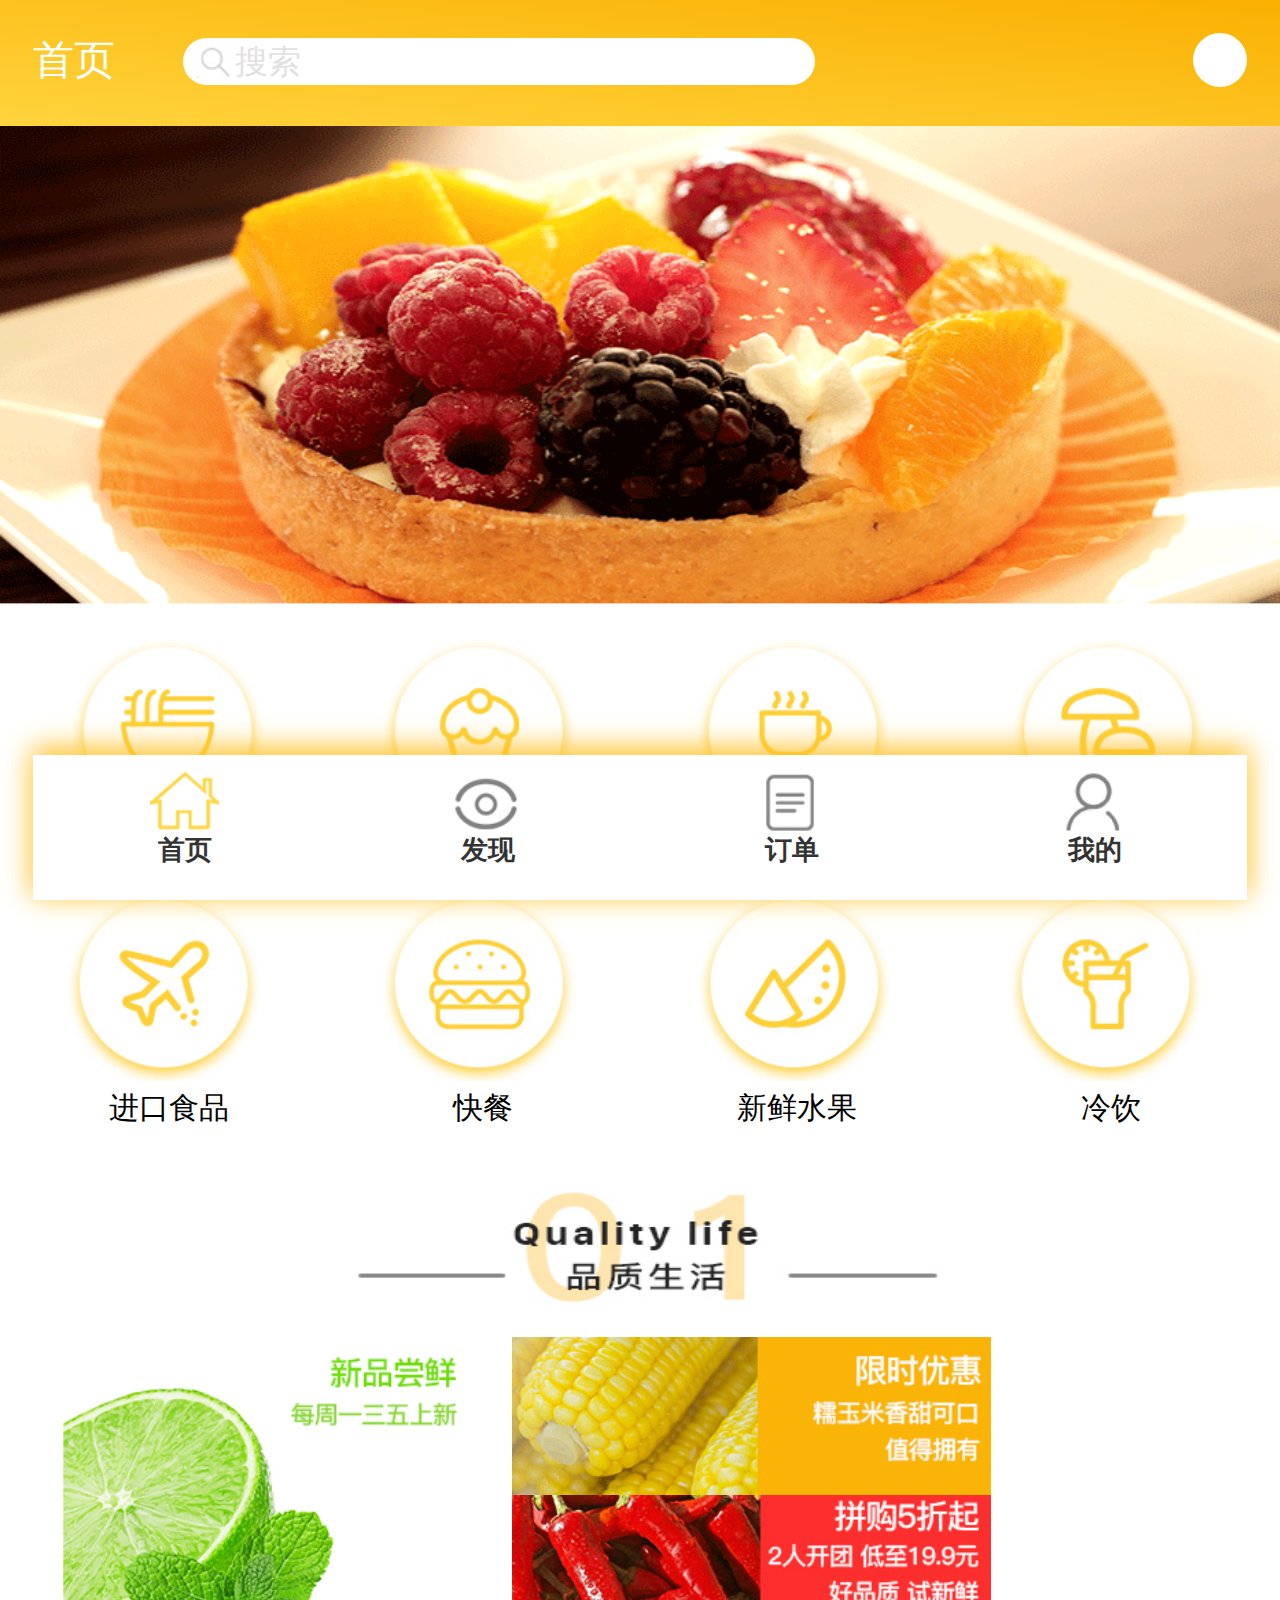
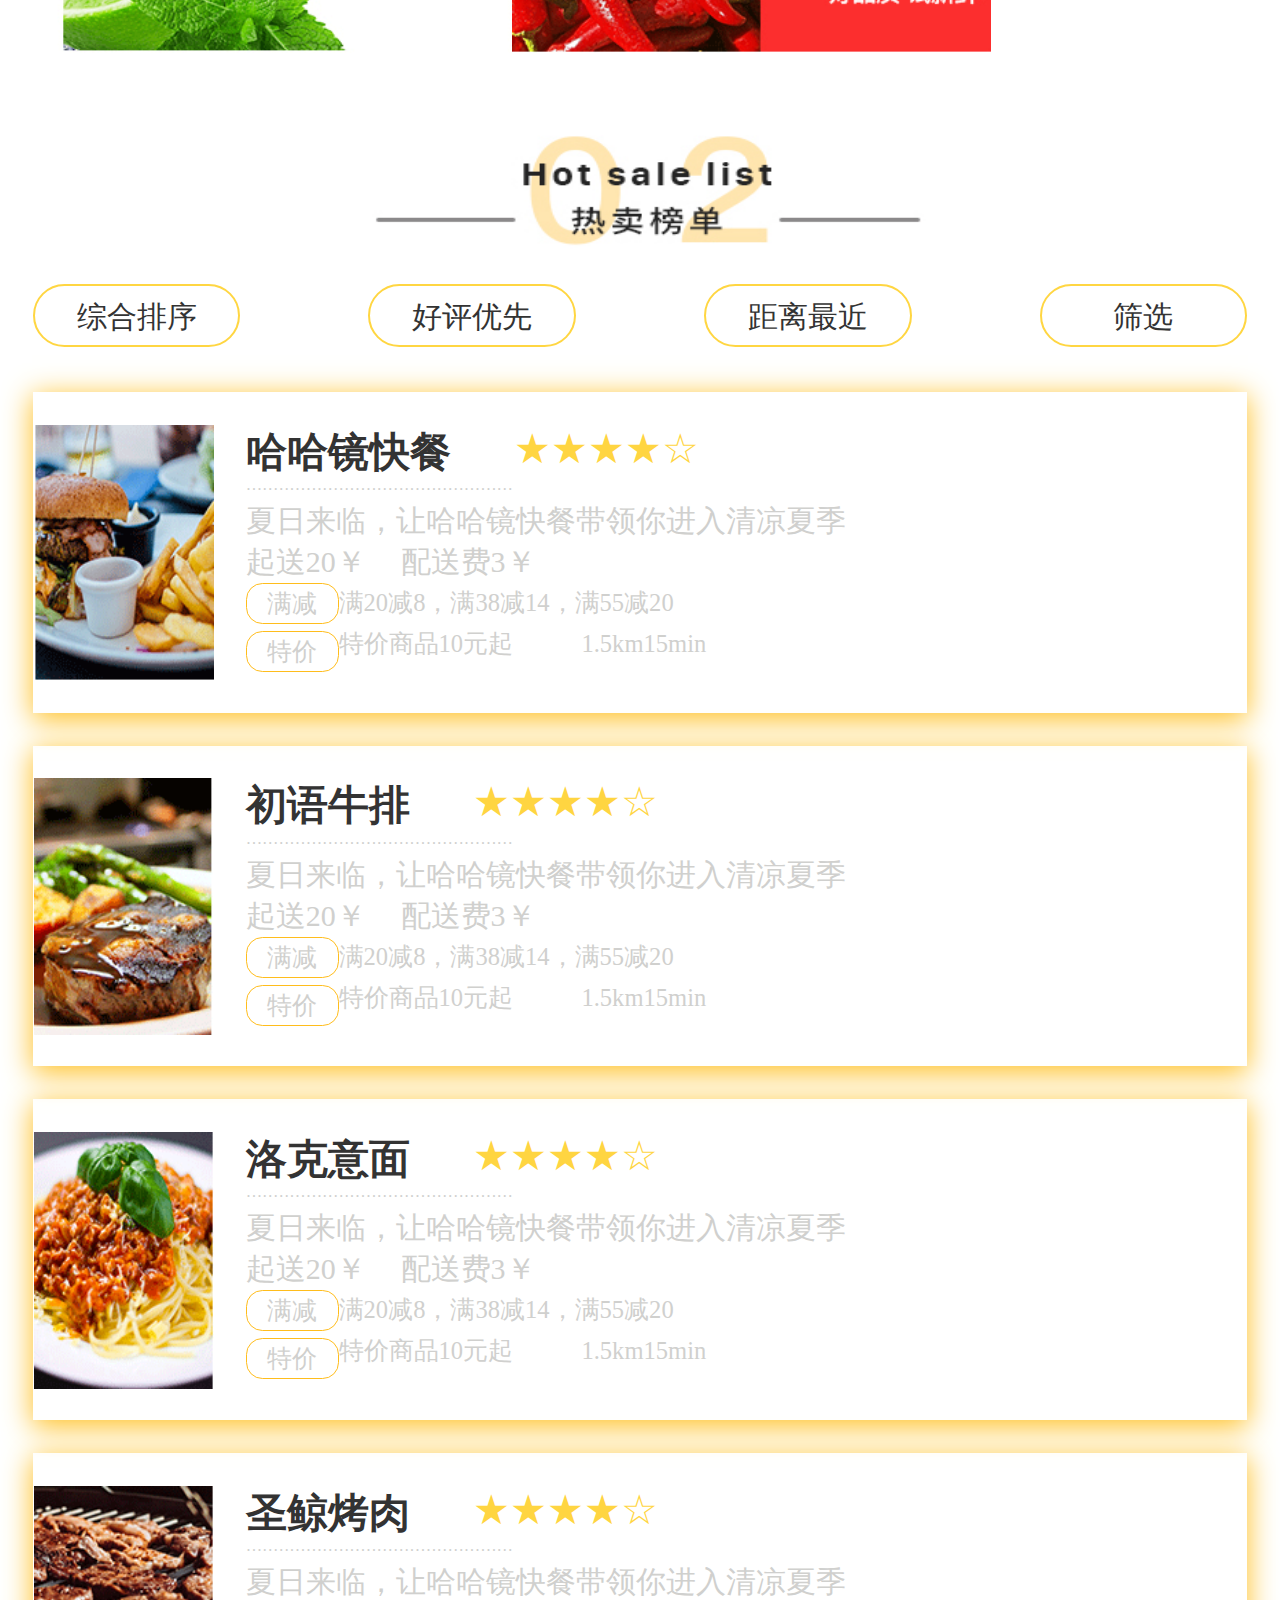
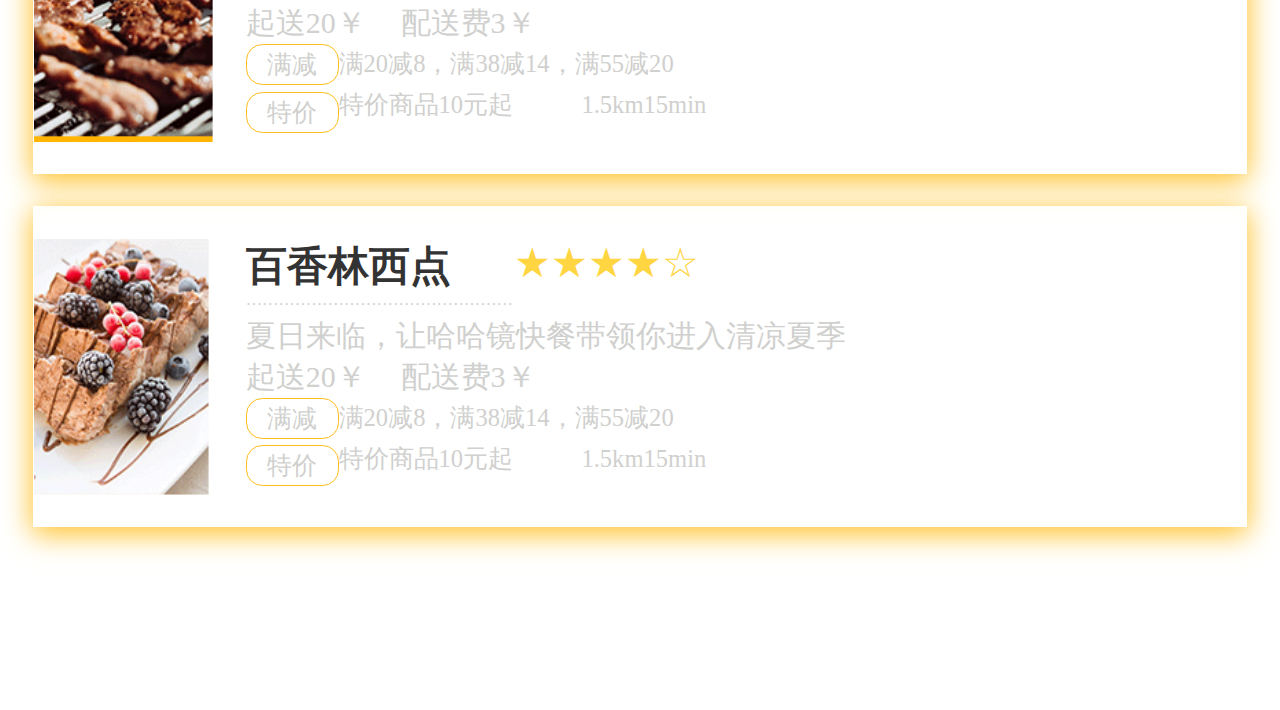
<file: index.html>
<!DOCTYPE html>
<html lang="en">
<head>
	<meta charset="UTF-8">
	<title>	</title>
	<meta name="viewport" content="width=device-width,initial-scale=1.0,user-scalable=no">
	
	<link rel="stylesheet" href="css/media screen.css">	
	<link rel="stylesheet" href="https://at.alicdn.com/t/font_782950_w81p3w8std.css">
	<link rel="stylesheet" href="css/swiper-4.3.5.min.css">
	<link rel="stylesheet" href="css/index.css">
	<!-- <script src="js/index.js"></script> -->
	<script src="js/swiper-4.3.5.min.js"></script>

</head>
<body>
	<!--头部搜索开始-->
	<header>
		<div class="position">
			首页
		</div>
		<input type="text" placeholder="搜索">
		<div class="two">
			<i class="iconfont icon-saoyisao"></i>
		</div>
	</header>
	<!--头部搜索开始-->
	
	<!-- banner图开始 -->
	<!-- <div class="banner">
		<div class="bannerPic">
			<img src="img/banner1.png" alt="" class="bannerImg">
			<img src="img/banner2.png" alt="" class="bannerImg">
		</div>
		<div class="dots">
			<div class="banner_dot"></div>
			<div class="banner_dot"></div>
		</div>
	</div> -->
	<div class="swiper-container banner">
	    <div class="swiper-wrapper">
	        <div class="swiper-slide">
	       		<img src="img/banner1.png" alt="" class="bannerImg">
	        </div>
	        <div class="swiper-slide">
	        	<img src="img/banner2.png" alt="" class="bannerImg">
	        </div>
	    </div>
	    <!-- 如果需要分页器 -->
	   <!--  <div class="swiper-pagination banner_dot"></div> -->
   </div>
	<!-- banner图结束 -->

	<!--导航开始-->
	<nav>
		<main>
			<ul>
				<li>
					<img src="img/1.png" alt="">
					<p>美食</p>
				</li>
				<li>
					<img src="img/2.png" alt="">
					<p>甜品</p>
				</li>
				<li>
					<img src="img/3.png" alt="">
					<p>下午茶</p>
				</li>
				<li>
					<img src="img/4.png" alt="">
					<p>有机蔬菜</p>
				</li>
			</ul>
			<ul >
				<li>
					<img src="img/5.png" alt="">
					<p>进口食品</p>
				</li>
				<li>
					<img src="img/6.png" alt="">
					<p>快餐</p>
				</li>
				<li>
					<img src="img/7.png" alt="">
					<p>新鲜水果</p>
				</li>
				<li>
					<img src="img/8.png" alt="">
					<p>冷饮</p>
				</li>
			</ul>

		</main>
	</nav>
	<!--导航结束-->
	
	<!--品质生活开始-->
	<div class="life">
		<div class="picture">
			<img src="img/life.png" alt="">
		</div>
		<div class="content">
			<div class="center">
				<div class=" list left">
					<img src="img/01.png" alt="">
				</div>
				<div class="list right">
					<div class="top">
						<img src="img/02.png" alt="">
					</div>
					<div class="bottom">
						<img src="img/03.png" alt="">
					</div>
				</div>
			</div>
		</div>
	</div>

	<!--品质生活结束-->

	<!-- 热卖榜单开始 -->
	<div class="hot">
		<div class="picture">
			<img src="img/hot.png" alt="">
		</div>
		<div class="sale">
			<div class="box">综合排序</div>
			<div class="box">好评优先</div>
			<div class="box">距离最近</div>
			<div class="box">筛选</div>
		</div>
		<ul>
			<li>
				<div class="pic">
					<img src="img/hambourg.png" alt="">
				</div>
				<div class="content">
					<div class="haha">
						<h5>哈哈镜快餐</h5>
						<span >★★★★☆</span>
					</div>
					<div class="point">
						·················································
					</div>	
					<div class="word">夏日来临，让哈哈镜快餐带领你进入清凉夏季
					</div>
					<div class="price">
						起送20￥
						<p>配送费3￥</p>
					</div>
					<div class="remise">
						<div class="dot">
							满减
						</div>
						<span>满20减8，满38减14，满55减20</span>
					</div>	
					<div class="remise list">
						<div class="dot do">
							特价
						</div>
						<span>特价商品10元起</span>
						<i class="iconfont icon-location"></i>
						<span class="tag">1.5</span>km
						<i class="iconfont icon-shijian"></i>
						<span class="tag">15</span>min
					</div>		
				</div>
			</li>
			<li>
				<div class="pic">
					<img src="img/steak.png" alt="">
				</div>
				<div class="content">
					<div class="haha">
						<h5>初语牛排</h5>
						<span >★★★★☆</span>
					</div>
					<div class="point">
						·················································
					</div>	
					<div class="word">夏日来临，让哈哈镜快餐带领你进入清凉夏季
					</div>
					<div class="price">
						起送20￥
						<p>配送费3￥</p>
					</div>
					<div class="remise">
						<div class="dot">
							满减
						</div>
						<span>满20减8，满38减14，满55减20</span>
					</div>	
					<div class="remise list">
						<div class="dot do">
							特价
						</div>
						<span>特价商品10元起</span>
						<i class="iconfont icon-location"></i>
						<span class="tag">1.5</span>km
						<i class="iconfont icon-shijian"></i>
						<span class="tag">15</span>min
					</div>		
				</div>
			</li>
			<li>
				<div class="pic">
					<img src="img/lock.png" alt="">
				</div>
				<div class="content">
					<div class="haha">
						<h5>洛克意面</h5>
						<span >★★★★☆</span>
					</div>
					<div class="point">
						·················································
					</div>	
					<div class="word">夏日来临，让哈哈镜快餐带领你进入清凉夏季
					</div>
					<div class="price">
						起送20￥
						<p>配送费3￥</p>
					</div>
					<div class="remise">
						<div class="dot">
							满减
						</div>
						<span>满20减8，满38减14，满55减20</span>
					</div>	
					<div class="remise list">
						<div class="dot do">
							特价
						</div>
						<span>特价商品10元起</span>
						<i class="iconfont icon-location"></i>
						<span class="tag">1.5</span>km
						<i class="iconfont icon-shijian"></i>
						<span class="tag">15</span>min
					</div>		
				</div>
			</li>
			<li>
				<div class="pic">
					<img src="img/roti.png" alt="">
				</div>
				<div class="content">
					<div class="haha">
						<h5>圣鲸烤肉</h5>
						<span >★★★★☆</span>
					</div>
					<div class="point">
						·················································
					</div>	
					<div class="word">夏日来临，让哈哈镜快餐带领你进入清凉夏季
					</div>
					<div class="price">
						起送20￥
						<p>配送费3￥</p>
					</div>
					<div class="remise">
						<div class="dot">
							满减
						</div>
						<span>满20减8，满38减14，满55减20</span>
					</div>	
					<div class="remise list">
						<div class="dot do">
							特价
						</div>
						<span>特价商品10元起</span>
						<i class="iconfont icon-location"></i>
						<span class="tag">1.5</span>km
						<i class="iconfont icon-shijian"></i>
						<span class="tag">15</span>min
					</div>		
				</div>
			</li>
			<a href="store.html">
				<li>
					<div class="pic">
						<img src="img/cake.png" alt="">
					</div>
					<div class="content">
						<div class="haha">
							<h5>百香林西点</h5>
							<span >★★★★☆</span>
						</div>
						<div class="point">
						·················································
						</div>	
						<div class="word">夏日来临，让哈哈镜快餐带领你进入清凉夏季
						</div>
						<div class="price">
						起送20￥
						<p>配送费3￥</p>
						</div>
						<div class="remise">
							<div class="dot">
							满减
							</div>
							<span>满20减8，满38减14，满55减20</span>
						</div>	
						<div class="remise ">
							<div class="dot do">
								特价
							</div>
							<span>特价商品10元起</span>
							<i class="iconfont icon-location"></i>
							<span>1.5</span>km
							<i class="iconfont icon-shijian"></i>
							<span>15</span>min
						</div>		
					</div>
				</li>
			</a>
		</ul>
	</div>
	<!-- 热卖榜单结束 -->

	<!-- 底部 -->
	<footer>
		<ul>
			<li>
				<img src="img/001-x.png" alt="">
				<h5>首页</h5>

			</li>
			<li>
				<img src="img/002.png" alt="">
				<h5>发现</h5>
			</li>
			<li>
				<a href="order.html">
					<img src="img/003.png" alt="">
				</a>
				<h5>订单</h5>
				
			</li>
			<li>
				<a href="user.html">
					<img src="img/004.png" alt="">
				</a>
				<h5>我的</h5>
				
			</li>
		</ul>
	</footer>

	<script>        
  var mySwiper = new Swiper ('.swiper-container', {
    direction: 'horizontal',
    loop: true,

    // 如果需要分页器
    // pagination: {
    //   el: '.swiper-pagination',
    // },
    
     speed:300,
  	autoplay : {
    delay:3000
  },
   
  })        
  </script>
</body>	
</html>
</file>
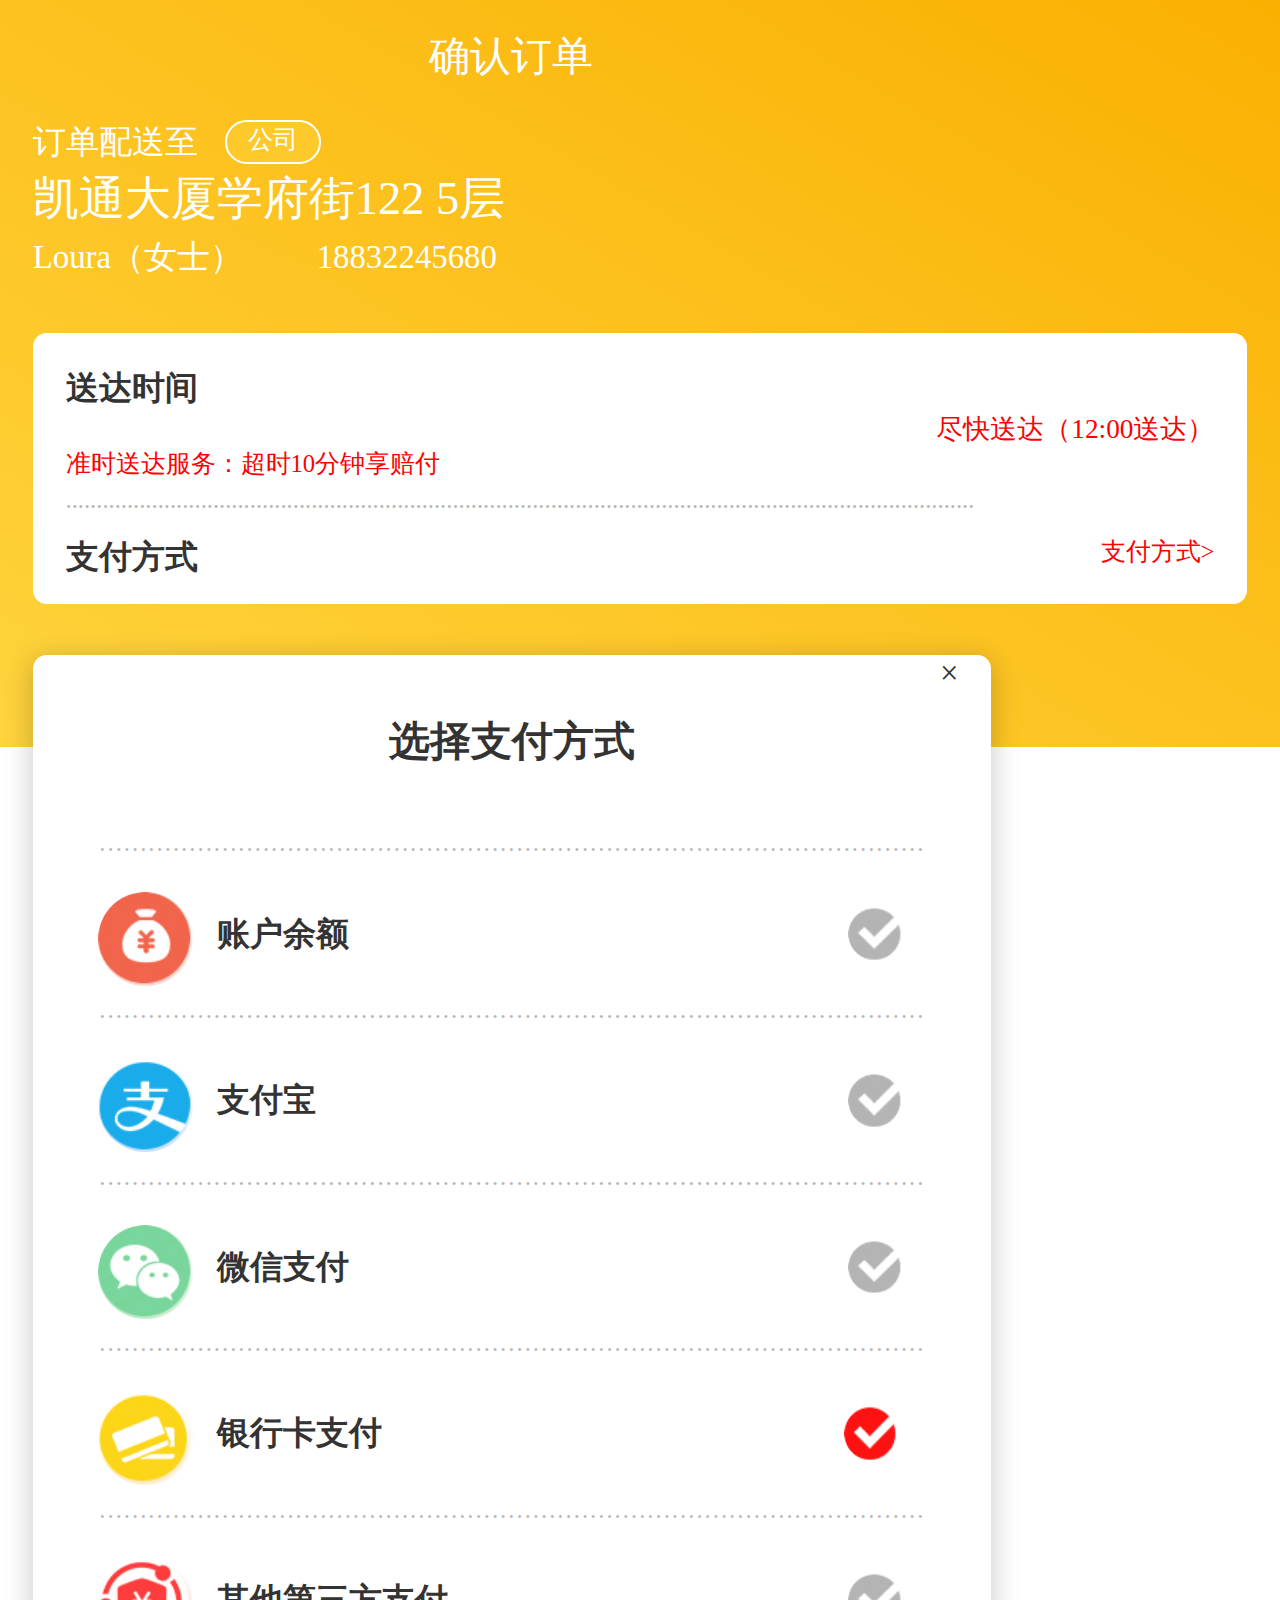
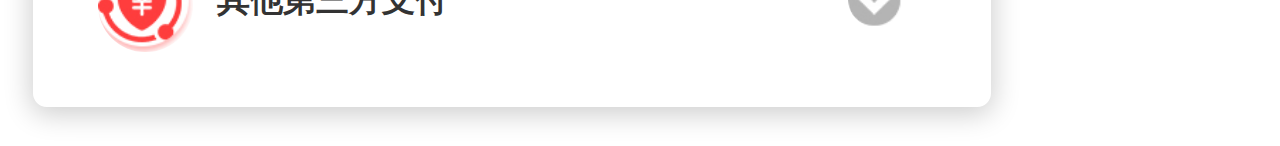
<file: choose-pay.html>
<!DOCTYPE html>
<html lang="en">
<head>
	<meta charset="UTF-8">
	<meta name="viewport" content="width=device-width,initial-scale=1.0,user-scalable=no">
	<title>支付方式</title>
	<link rel="stylesheet" href="css/media screen.css">
	<link rel="stylesheet" href="https://at.alicdn.com/t/font_784713_oo5lzzx6upf.css">
	<link rel="stylesheet" href="css/choose-pay.css">
	<script src="js/choose-pay.js"></script>
</head>
<body>
	<!-- 头部开始 -->
	<header>
		<div class="confirm">
		<a href="confirm order.html">
			<div class="back">
				<i class="iconfont icon-fanhui"></i>
			</div>
		</a>
			<div class="order">确认订单</div>
		</div>
		<div class="address">
			<h5>订单配送至</h5>
			<div class="company">公司</div>
		</div>
		<h3>凯通大厦学府街122 5层</h3>
		<div class="name">
			<p>Loura（女士）</p>
			<p class="tel">18832245680</p>
		</div>
		<div class="pay-time">
			<h5>送达时间</h5>
			<p class="time">尽快送达（12:00送达）</p>
			<p class="overtime">准时送达服务：超时10分钟享赔付</p>
			<p class="point">....................................................................................................................................................</p>
			<div class="pay-method">
			<h5>支付方式</h5>
			<p>支付方式&gt;</p>
			</div>
		</div>
		<!-- 主体开始 -->
		<!-- 主体开始 -->
		<div class="main">
			<div class="false">
				<h3>×</h3>
			</div>
			<div class="choose">
				<h3>选择支付方式</h3>
			</div>
			<ul>
			<li>
				<div class="point">···········································································································································</div>
				<div class="box">
					<div class="pic">
						<img src="img/choose1.png" alt="">
					</div>
					<div class="center">
						<h3>账户余额</h3>
					</div>
					<div class="right">
						<img src="img/choose7.png" alt="">
					</div>
				</div>
			</li>
			<li>
				<div class="point">···········································································································································</div>
				<div class="box">
					<div class="pic">
						<img src="img/choose2.png" alt="">
					</div>
					<div class="center">
						<h3>支付宝</h3>
					</div>
					<div class="right">
						<img src="img/choose7.png" alt="">
					</div>
				</div>
			</li>
			<li>
				<div class="point">···········································································································································</div>
				<div class="box">
					<div class="pic">
						<img src="img/choose3.png" alt="">
					</div>
					<div class="center">
						<h3>微信支付</h3>
					</div>
					<div class="right">
						<img src="img/choose7.png" alt="">
					</div>
				</div>
			</li>
			<li>
				<div class="point">···········································································································································</div>
				<div class="box">
					<div class="pic">
						<img src="img/choose4.png" alt="">
					</div>
					<div class="center">
						<h3>银行卡支付</h3>
					</div>
					<a href="finger.html">
					<div class="right">
						<img src="img/choose6.png" alt="">
					</div>
					</a>
				</div>
			</li>
			<li>
				<div class="point">···········································································································································</div>
				<div class="box">
					<div class="pic">
						<img src="img/choose5.png" alt="">
					</div>
					<div class="center">
						<h3>其他第三方支付</h3>
					</div>
					<div class="right">
						<img src="img/choose7.png" alt="">
					</div>
				</div>
			</li>
			</ul>
		</div>
		
		<!-- 主体结束 -->
	</header>
	<!-- 头部结束 -->

</body>
</file>
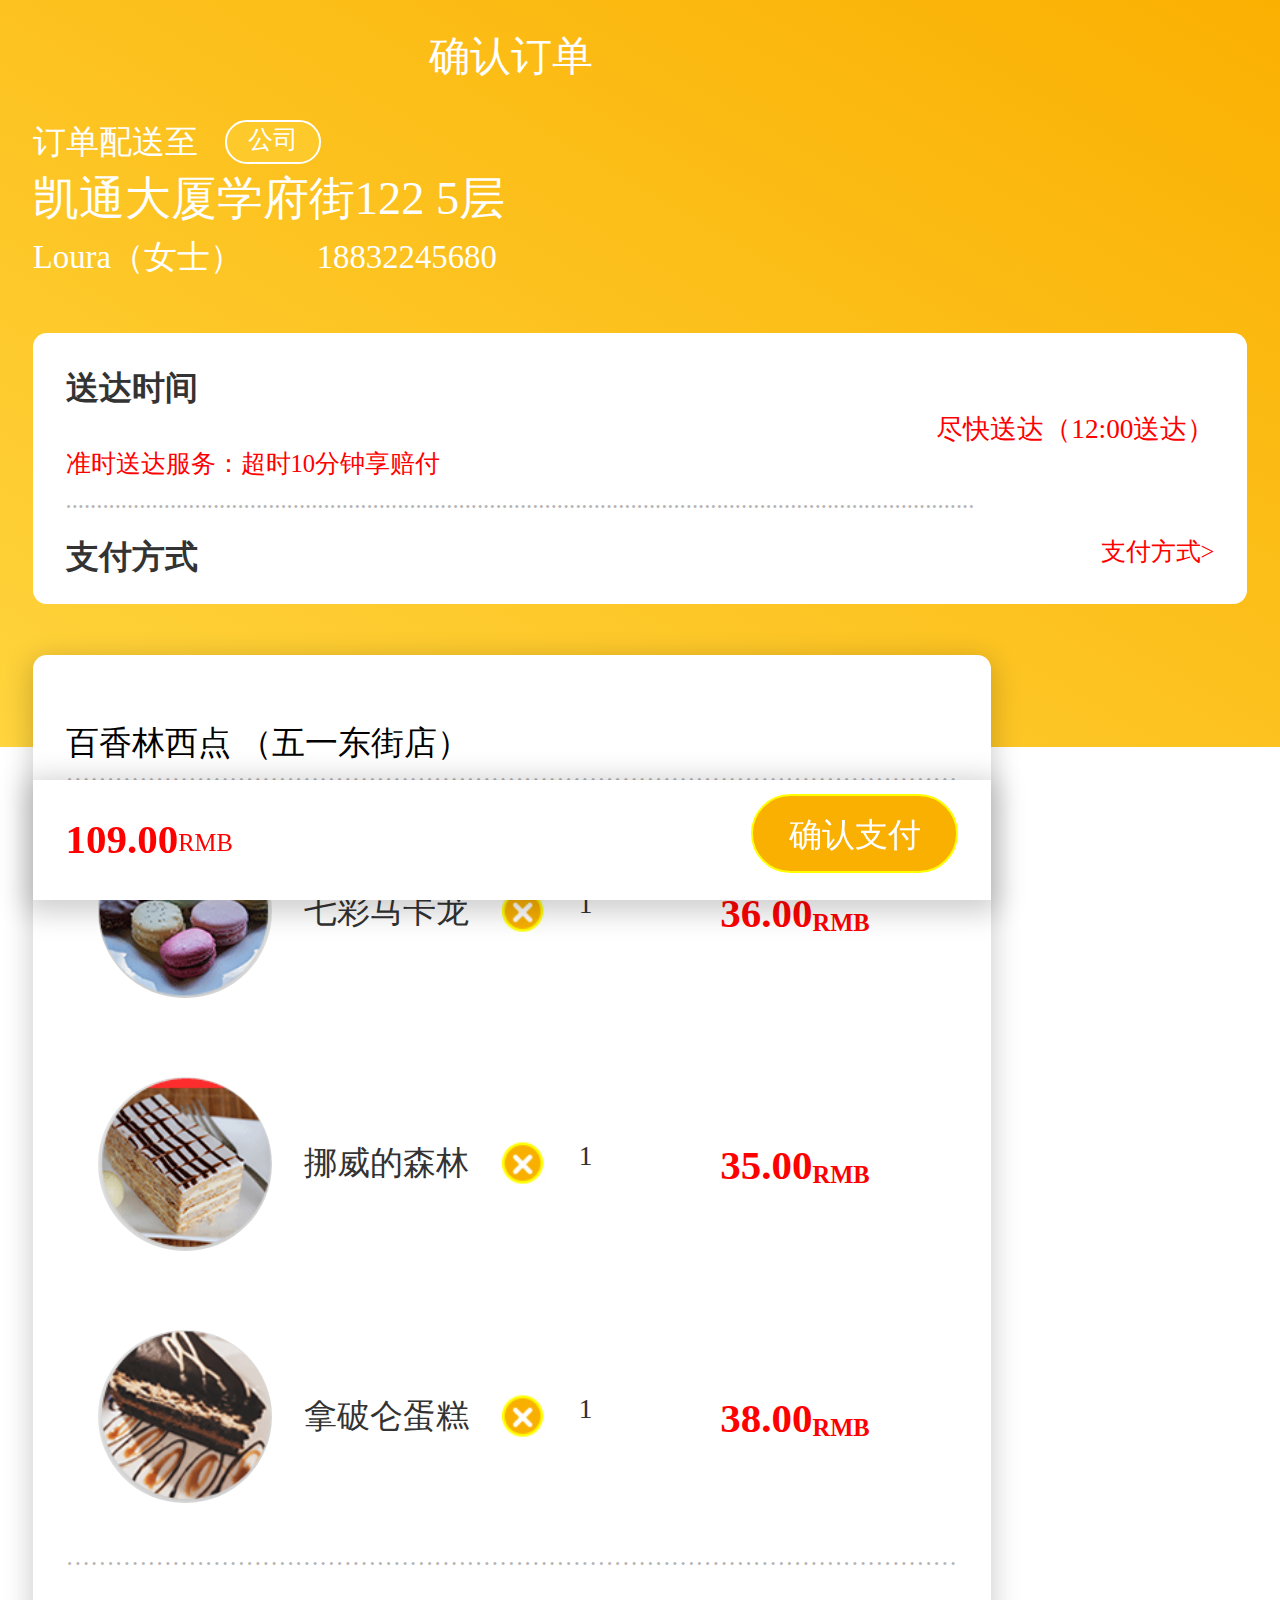
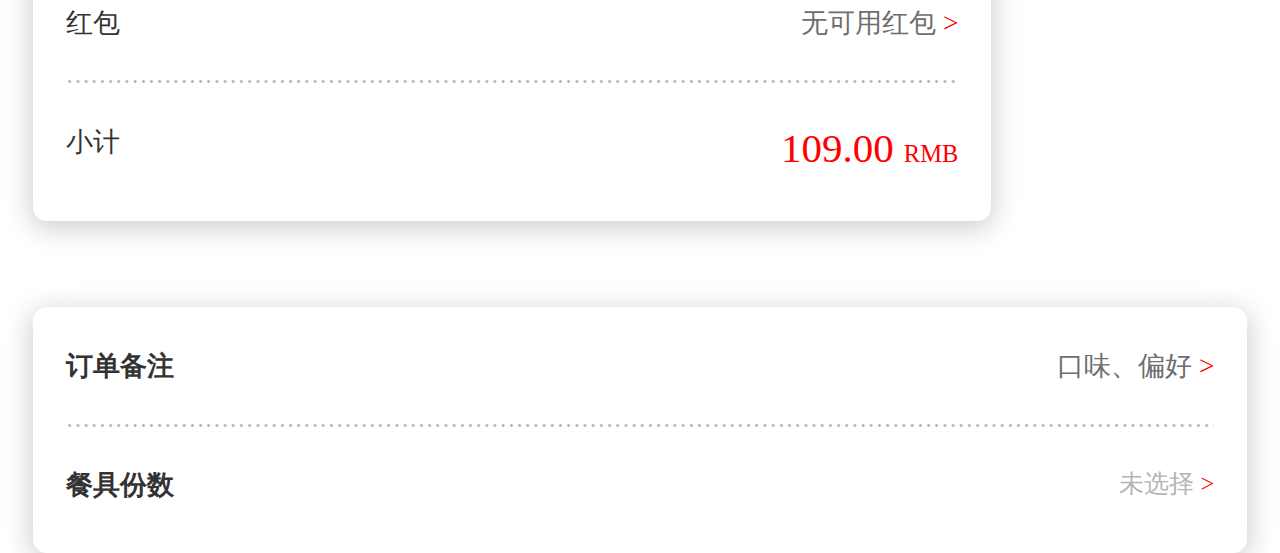
<file: confirm order.html>
<!DOCTYPE html>
<html lang="en">
<head>
	<meta charset="UTF-8">
	<meta name="viewport" content="width=device-width,initial-scale=1.0,user-scalable=no">
	<title>Document</title>
	<link rel="stylesheet" href="css/media screen.css">
	<link rel="stylesheet" href="https://at.alicdn.com/t/font_784713_oo5lzzx6upf.css">
	<link rel="stylesheet" href="css/confirm order.css">
	<!-- <script src="js/choose-pay.js"></script> -->
</head>
<body>
	<!-- 头部开始 -->
	<header>
		<div class="confirm">
		<a href="pay-detail.html">
			<div class="back">
				<i class="iconfont icon-fanhui"></i>
			</div>
		</a>
			<div class="order">确认订单</div>
		</div>
		<div class="address">
			<h5>订单配送至</h5>
			<div class="company">公司</div>
		</div>
		<h3>凯通大厦学府街122 5层</h3>
		<div class="name">
			<p>Loura（女士）</p>
			<p class="tel">18832245680</p>
		</div>
		<div class="pay-time">
			<h5>送达时间</h5>
			<p class="time">尽快送达（12:00送达）</p>
			<p class="overtime">准时送达服务：超时10分钟享赔付</p>
			<p class="point">....................................................................................................................................................</p>
			<div class="pay-method">
			<h5>支付方式</h5>
			<p>支付方式&gt;</p>
			</div>
		</div>

		<!-- 主体开始 -->
		<div class="center">
			<div class="shop-name">
				<h3>百香林西点
				<span>（五一东街店）</span>
				</h3>
				<p>·······················································································································································</p>
			</div>
			<div class="menu">
				<ul>
					<li>
						<div class="one">
							<img src="img/one_03.png" alt="">
						</div>
						<div class="two">
							<h3>七彩马卡龙</h3>
							<div class="pic">
								<img src="img/false.png" alt="">
							</div>
							<span>1</span>
						</div>
						<div class="three">
							<p>36.00</p>
							<span>RMB</span>
						</div>
					</li>	
					<li>
						<div class="one">
							<img src="img/two_06.png" alt="">
						</div>
						<div class="two">
							<h3>挪威的森林</h3>
							<div class="pic">
								<img src="img/false.png" alt="">
							</div>
							<span>1</span>
						</div>
						<div class="three">
							<p>35.00</p>
							<span>RMB</span>
						</div>
					</li>		
					<li>
						<div class="one">
							<img src="img/three_06.png" alt="">
						</div>
						<div class="two">
							<h3>拿破仑蛋糕</h3>
							<div class="pic">
								<img src="img/false.png" alt="">
							</div>
							<span>1</span>
						</div>
						<div class="three">
							<p>38.00</p>
							<span>RMB</span>
						</div>
					</li>			
				</ul>
			</div>
			<div class="bottom">
				<p class="over">·······················································································································································</p>
				<div class="bag">
					<h3>红包</h3>
					<p>无可用红包
						<span>&gt;</span>
					</p>
				</div>
				<p class="over">·······················································································································································</p>
				<div class="num">
					<h3>小计</h3>
					<p>109.00
						<span>RMB</span>
					</p>
				</div>
			</div>
		</div>
		<!-- 主体结束 -->
	</header>
	<!-- 头部结束 -->

	<!-- 底部开始 -->
		<div class="floor">
			<div class="box">
				<div class="bag">
					<h3>订单备注</h3>
					<p>口味、偏好
						<span>&gt;</span>
					</p>
				</div>
				<p class="over">·······················································································································································</p>
				<div class="num">
					<h3>餐具份数</h3>
					<p>未选择
						<span>&gt;</span>
					</p>
				</div>
			</div>
		</div>
		<!-- 底部结束 -->

		<!-- 最底部开始 -->
	<footer>
		<div class="close">
			<h3>109.00</h3>
			<p>RMB</p>
		</div>
		<div class="pay">	
		<a href="choose-pay.html">
			<div class="corner">
				确认支付
			</div>
		</a>

		</div>
	</footer>
		<!-- 最底部结束 -->
	<div class="main">
			<div class="false">
				<h3>×</h3>
			</div>
			<div class="choose">
				<h3>选择支付方式</h3>
			</div>
			<ul>
			<li>
				<div class="point">···········································································································································</div>
				<div class="box">
					<div class="pic">
						<img src="img/choose1.png" alt="">
					</div>
					<div class="center">
						<h3>账户余额</h3>
					</div>
					<div class="right">
						<img src="img/choose7.png" alt="">
					</div>
				</div>
			</li>
			<li>
				<div class="point">···········································································································································</div>
				<div class="box">
					<div class="pic">
						<img src="img/choose2.png" alt="">
					</div>
					<div class="center">
						<h3>支付宝</h3>
					</div>
					<div class="right">
						<img src="img/choose7.png" alt="">
					</div>
				</div>
			</li>
			<li>
				<div class="point">···········································································································································</div>
				<div class="box">
					<div class="pic">
						<img src="img/choose3.png" alt="">
					</div>
					<div class="center">
						<h3>微信支付</h3>
					</div>
					<div class="right">
						<img src="img/choose7.png" alt="">
					</div>
				</div>
			</li>
			<li>
				<div class="point">···········································································································································</div>
				<div class="box">
					<div class="pic">
						<img src="img/choose4.png" alt="">
					</div>
					<div class="center">
						<h3>银行卡支付</h3>
					</div>
					<a href="finger.html">
					<div class="right">
						<img src="img/choose6.png" alt="">
					</div>
					</a>
				</div>
			</li>
			<li>
				<div class="point">···········································································································································</div>
				<div class="box">
					<div class="pic">
						<img src="img/choose5.png" alt="">
					</div>
					<div class="center">
						<h3>其他第三方支付</h3>
					</div>
					<div class="right">
						<img src="img/choose7.png" alt="">
					</div>
				</div>
			</li>
			</ul>
		</div>
	</body>
	</html>
</file>
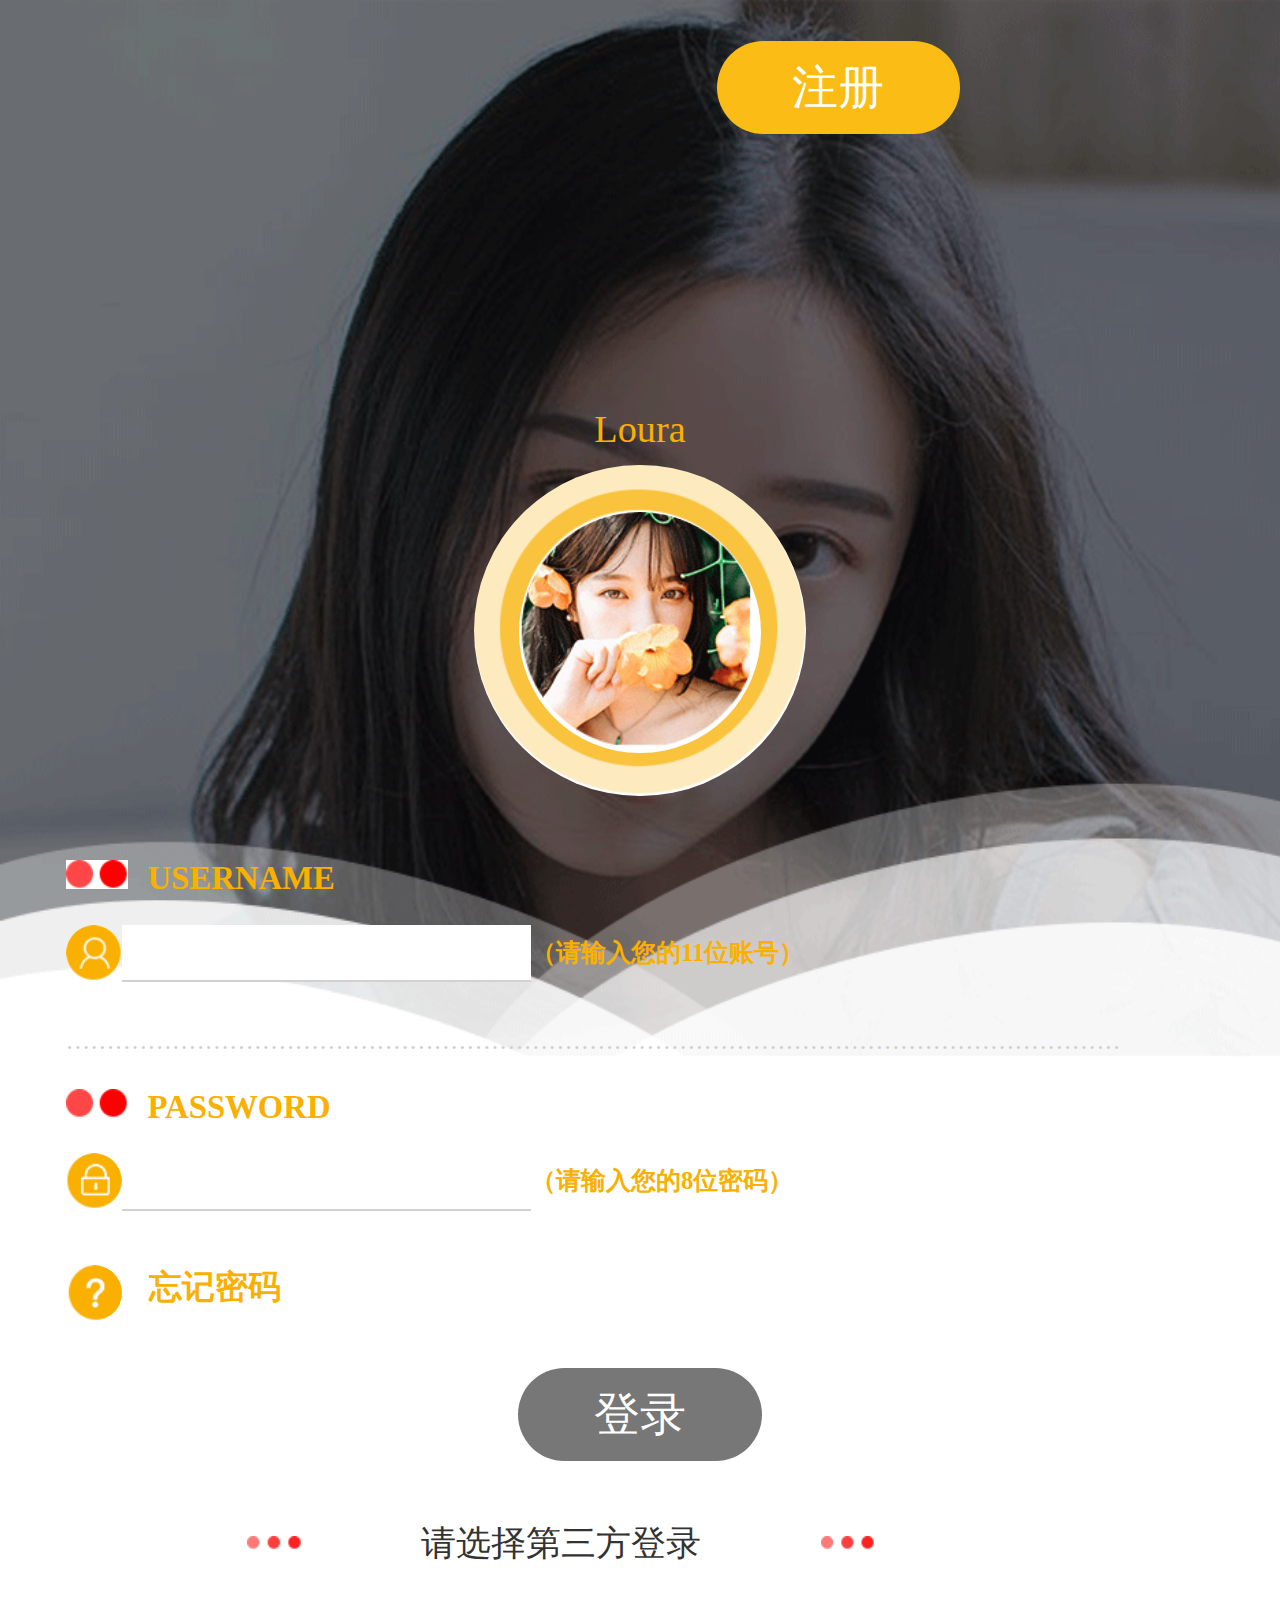
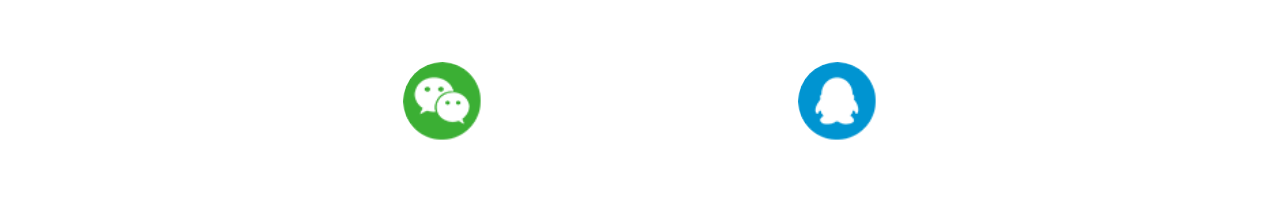
<file: enter.html>
<!DOCTYPE html>
<html lang="en">
<head>
	<meta charset="UTF-8">
	<title>登录</title>
	<meta name="viewport" content="width=device-width,initial-scale=1.0,user-scalable=no">
	<link rel="stylesheet" href="css/media screen.css">	
	<link rel="stylesheet" href="https://at.alicdn.com/t/font_784713_oo5lzzx6upf.css">
	<link rel="stylesheet" href="css/enter.css">
	<script src="js/enter.js"></script>
</head>
<body>
	<header>
		<a href="register.html">
		<div class="left">
			<i class="iconfont icon-fanhui"></i>
		</div>
		</a>
		<a href="register.html">
		<div class="right">
				<button>注册</button>
		</div>
		</a>
	</header>
	<div class="name">Loura</div>
	<div class="head">
		<img src="img/entered.png" alt="">
		<img  class="inside" src="img/entered-head.png" alt="">
	</div>

	<!-- 主体开始 -->
	<main>
		<div class="center">
			<div class="top">
				<div class="connet">
					<img src="img/enter-point.png" alt="">
					<h3>USERNAME</h3>
					<img src="img/phone.png" alt="" class="user">
				</div>
				<div class="bottom">
					<div class="left">
						<img src="img/enter-user.png" alt="">
						<input type="text" class="fame">
						<img src="img/true.png" alt="" class="discover">
						<h3>（请输入您的11位账号）</h3>
					</div>
				</div>
			</div>
			<div class="point">·································································································································</div>
			<div class="top">
				<div class="connet">
					<img src="img/enter-point.png" alt="">
					<h3>PASSWORD</h3>
					<img src="img/password .png" alt="" class="user">
				</div>
				<div class="bottom">
					<div class="left">
						<img src="img/enter-password.png" alt="">
						<input type="password" class="pass">
						<img src="img/true.png" alt="" class="discover">
						<h3>（请输入您的8位密码）</h3>
					</div>
				</div>
			</div>
			<div class="last">
				<div class="left">
					<img src="img/enter-forget.png" alt="">
					<h3>忘记密码</h3>
				</div>
			</div>
		</div>
	</main>
	<!-- 主体结束 -->
	<!-- 登录按钮开始 -->
	<!-- <a href="index.html"> -->
	<div class="logon">
		<button class="button1">登录</button>
	</div>
	<!-- </a> -->
	<!-- 登录按钮 结束-->
	<!-- 第三方登录 -->
	<div class="use">
		<div class="box">
			<div class="left">
				<img src="img/left.png" alt="">
			</div>
			<div class="center">请选择第三方登录</div>
			<div class="right">
				<img src="img/right.png" alt="">
			</div>
		</div>
	</div>
	<!-- 第三方登录 -->
	<!-- 底部 -->
	<footer>
		<div class="box">
			<img src="img/enter1.png" alt="">
			<img src="img/enter2.png" alt="">
		</div>
	</footer>

</body>
</html>
</file>
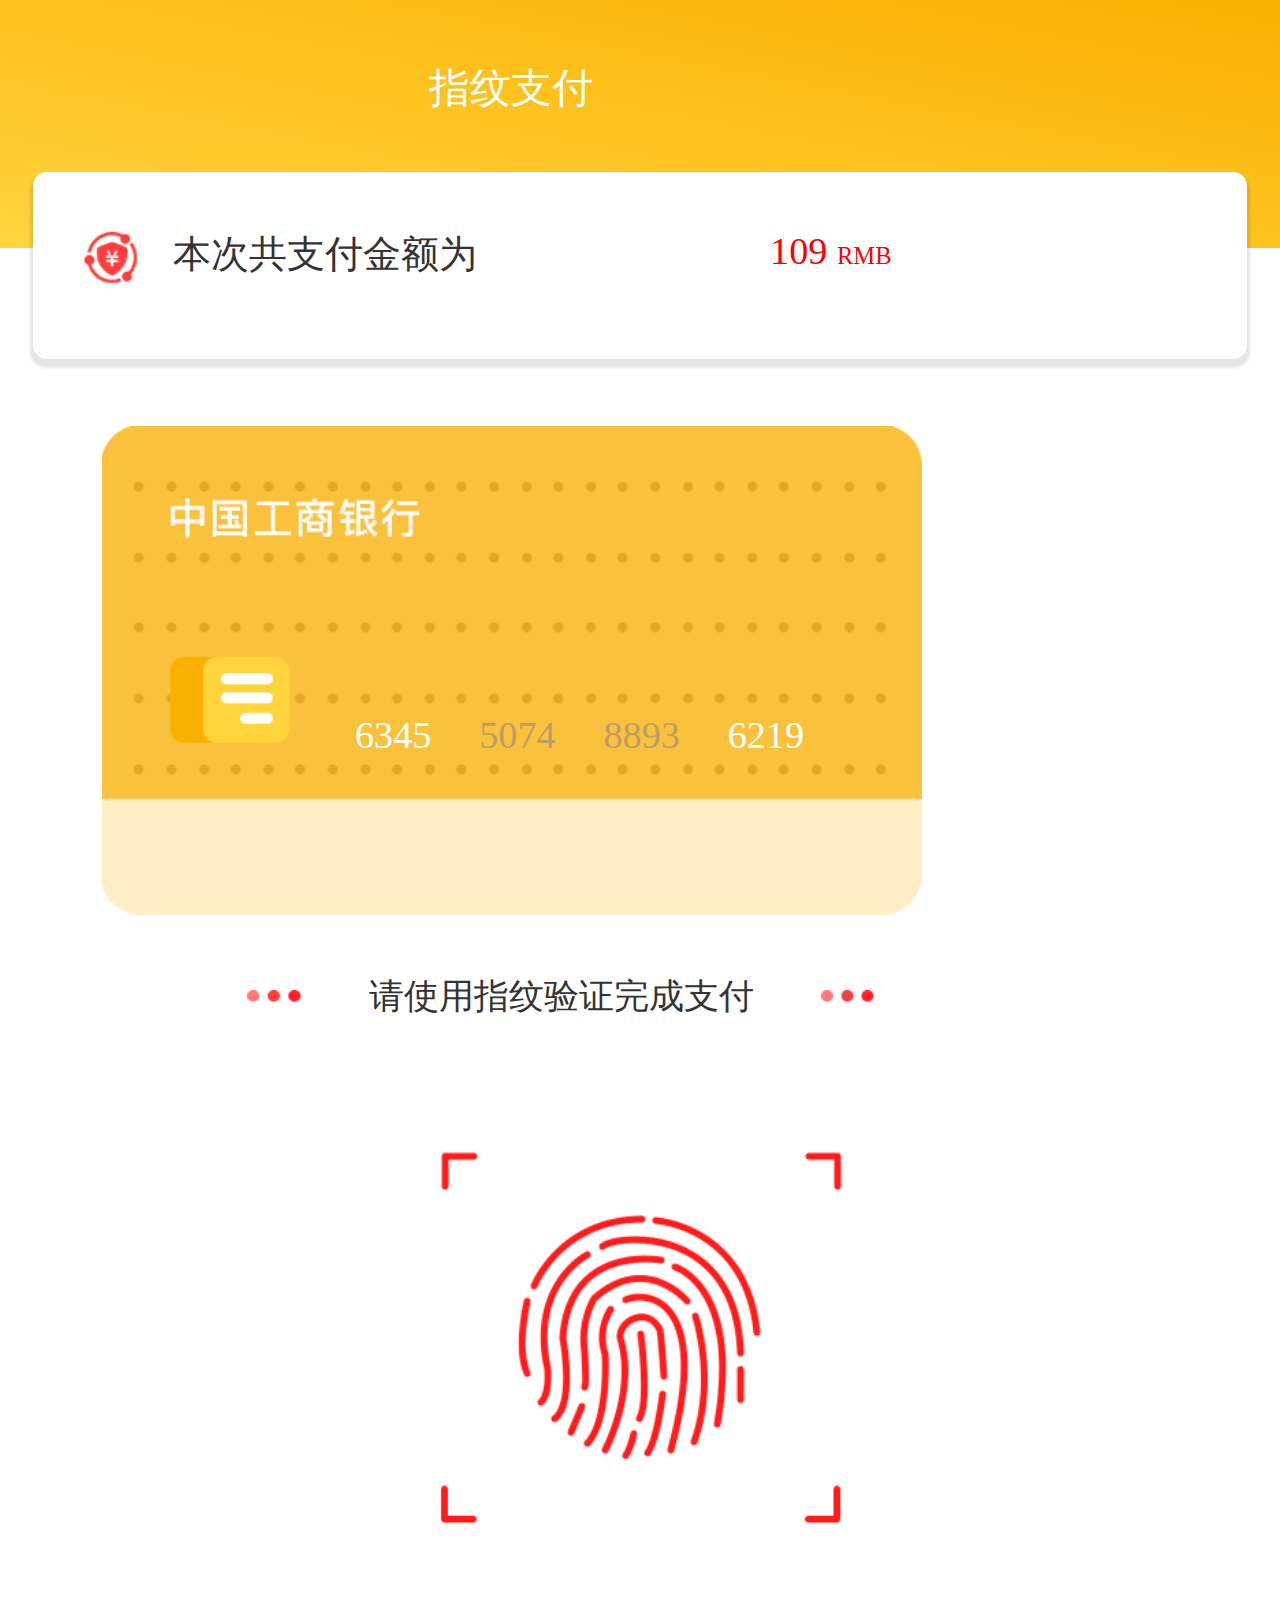
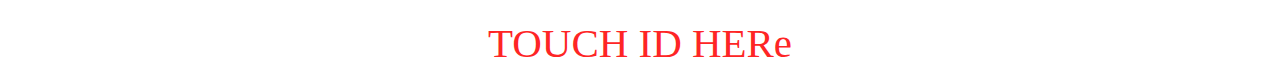
<file: finger.html>
<!DOCTYPE html>
<html lang="en">
<head>
	<meta charset="UTF-8">
	<meta name="viewport" content="width=device-width,initial-scale=1.0,user-scalable=no">
	<title>支付方式</title>
	<link rel="stylesheet" href="css/media screen.css">
	<link rel="stylesheet" href="https://at.alicdn.com/t/font_784713_oo5lzzx6upf.css">
	<link rel="stylesheet" href="css/finger.css">
</head>
<body>
	<!-- 头部开始 -->
	<header>
		<div class="confirm">
		<a href="choose-pay.html">
			<div class="back">
				<i class="iconfont icon-fanhui"></i>
			</div>
		</a>
			<div class="order">指纹支付</div>
		</div>
		<div class="pay">
			<div class="box">
				<div class="left">
					<img src="img/pass2.png" alt="">
				</div>
				<div class="center">本次共支付金额为</div>
				<div class="right">
					109 <span>RMB</span>
				</div>
			</div>
		</div>
	</header>
	<!-- 头部结束 -->

	<!-- 银行卡开始 -->
	<div class="bank">
		<img src="img/bank.png" alt="">
		<div class="num">
			<div class="min-left">6345</div>
			<div class="left">5074</div>
			<div class="center">8893</div>
			<div class="right">6219</div>
		</div>
	</div>
	<!-- 银行卡结束 -->
	
	<!-- 密码验证开始 -->
	<div class="use">
		<div class="box">
			<div class="left">
				<img src="img/left.png" alt="">
			</div>
			<div class="center">请使用指纹验证完成支付</div>
			<div class="right">
				<img src="img/right.png" alt="">
			</div>
		</div>
	</div>
	<!-- 密码验证结束 -->


	<!-- 密码输入开始 -->
	<div class="graph">
	 	<a href="pay-succcess.html">
		<img src="img/finger.png" alt="">
		</a>
		<h3>TOUCH ID HERe</h3>
	</div>
	<!-- 密码输入结束 -->

	






</body>
</html>
</file>
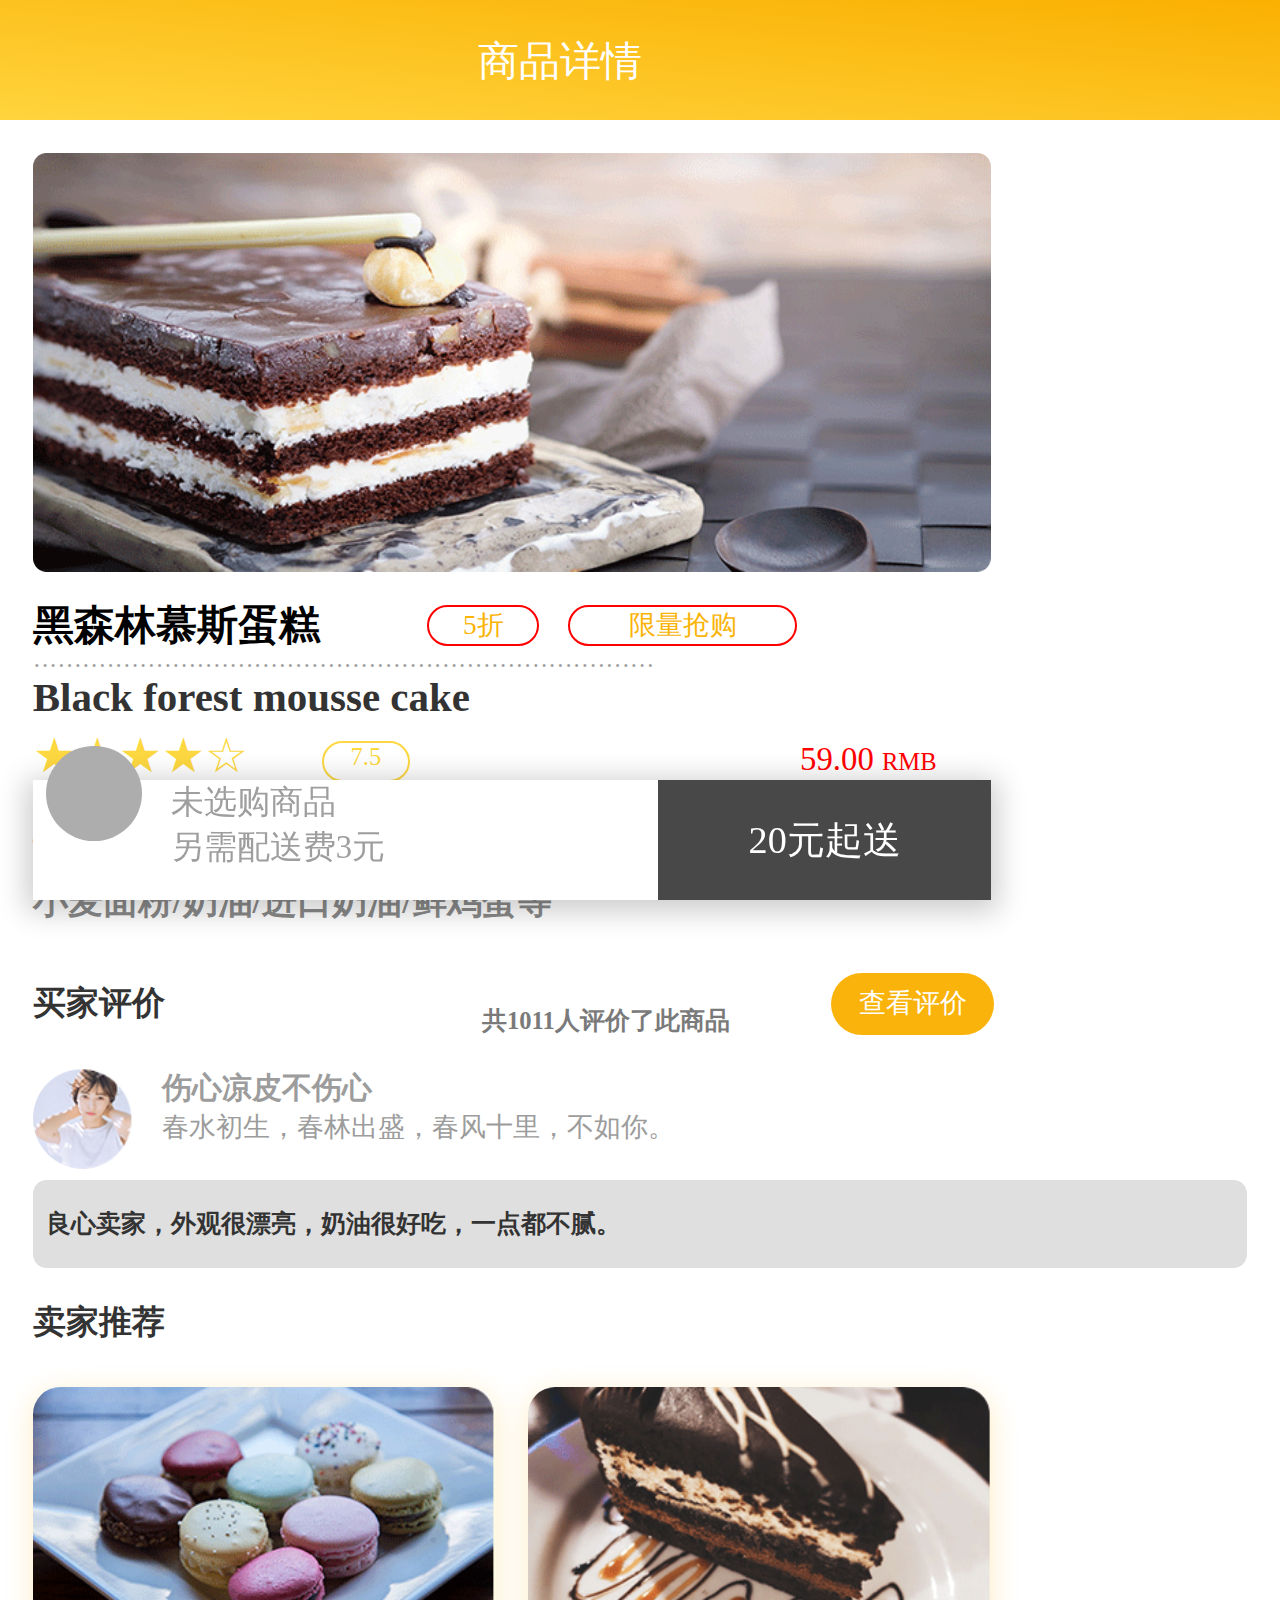
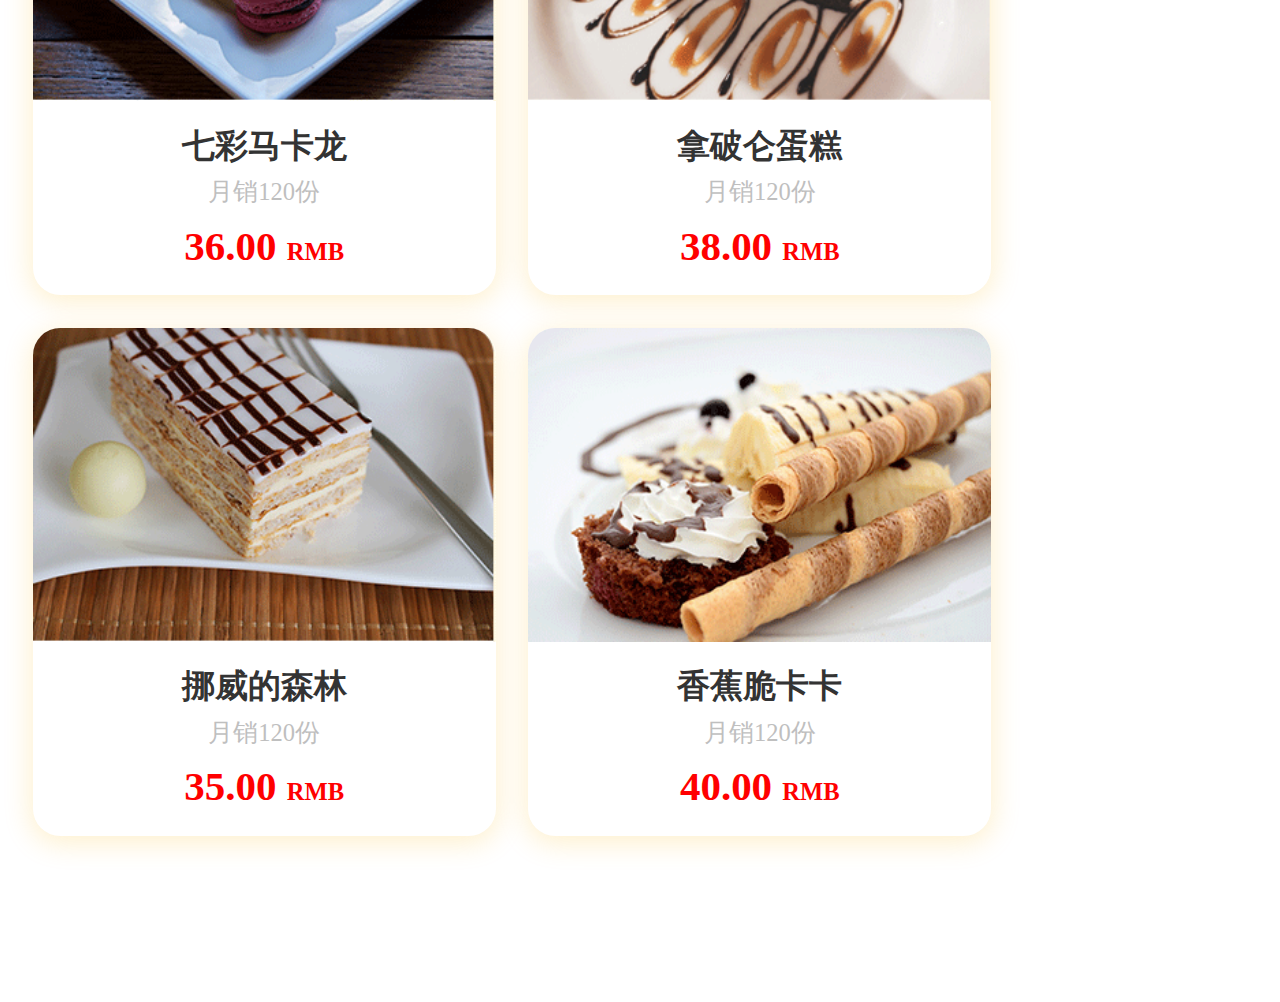
<file: goods.html>
<!DOCTYPE html>
<html lang="en">
<head>
	<meta charset="UTF-8">
	<meta name="viewport" content="width=device-width,initial-scale=1.0,user-scalable=no">
	<link rel="stylesheet" href="css/media screen.css">
	<link rel="stylesheet" href="https://at.alicdn.com/t/font_784713_oo5lzzx6upf.css">
	<link rel="stylesheet" href="css/goods.css">
	<title>商品详情</title>
</head>
<body>
<!-- 头部开始 -->
	<header>
		<div class="top">
			<div class="left">
			<a href="store.html">
				<i class="iconfont icon-fanhui"></i>
			</div>
			</a>
			<div class="center">
			<p>商品详情</p>
			</div>
			<div class="right">
				<i class="iconfont icon-search"></i>
				<i class="iconfont icon-iconjiudianzhuanqu37"></i>
			</div>
		</div>
	</header>
	<!-- 头部结束 -->

	<!-- 背景图开始 -->
	<div class="background">
		<img src="img/background.png" alt="">
	</div>
	<!-- 背景图结束 -->

	<!-- 商品介绍开始 -->
	<div class="introduce">
		<div class="name">
			<h3>黑森林慕斯蛋糕</h3>
			<div class="remise">
				<div class="sell">5折</div>
			</div>
			<div class="limit">
				<div class="buy">限量抢购</div>
			</div>
		</div>
		<div class="point">
			<p>············································································</p>
		</div>
		<div class="en-name">
			Black forest mousse cake
		</div>
		<div class="evaluate">
			<div class="star">★★★★☆</div>	
			<div class="grade">
				<div class="mark">7.5</div>
			</div>
			<div class="price">
				<p>59.00
					<span>RMB</span>
				</p>
			</div>
		</div>
		<div class="dosing-name">
				<h3>主要配料</h3>
		</div>
		<div class="dosing">
			<h3>小麦面粉/奶油/进口奶油/鲜鸡蛋等</h3>
		</div>
	</div>
	<!-- 商品介绍结束 -->

	<!-- 买家评价开始 -->
		<div class="buyer">
			<div class="member">
				<h3>买家评价</h3>
				<p>共1011人评价了此商品</p>
				<div class="check">
					<div class="log">查看评价</div>
				</div>
			</div>
			<div class="center">
				<div class="left">
					<img src="img/head.png" alt="">
				</div>
				<div class="right">
					<h3>伤心凉皮不伤心</h3>
					<p>春水初生，春林出盛，春风十里，不如你。</p>
				</div>
			</div>
			<div class="word">
				<h3>良心卖家，外观很漂亮，奶油很好吃，一点都不腻。
			</h3>
			</div>
		</div>
	<!-- 买家评价结束 -->

	<!-- 卖家推荐开始 -->
	<div class="recommend">
		<div class="seller">
			<h3>卖家推荐</h3>
		</div>
		<div class="main">
			<ul>
				<li>
					<div class="one">
						<img src="img/shop-one.png" alt="">
					</div>
					<div class="two">
						<h3>七彩马卡龙</h3>
						<p>月销120份</p>
						<h2>36.00
						<span>RMB</span>
						</h2>
					</div>
				</li>
				<li>
					<div class="one">
						<img src="img/shop-two.png" alt="">
					</div>
					<div class="two">
						<h3>拿破仑蛋糕</h3>
						<p>月销120份</p>
						<h2>38.00
						<span>RMB</span>
						</h2>
					</div>
				</li>
				<li>
					<div class="one">
						<img src="img/shop-three.png" alt="">
					</div>
					<div class="two">
						<h3>挪威的森林</h3>
						<p>月销120份</p>
						<h2>35.00
						<span>RMB</span>
						</h2>
					</div>
				</li>
				<li>
					<div class="one">
						<img src="img/shop-4.png" alt="">
					</div>
					<div class="two">
						<h3>香蕉脆卡卡</h3>
						<p>月销120份</p>
						<h2>40.00
						<span>RMB</span>
						</h2>
					</div>
				</li>
			</ul>
		</div>
	</div>

	<!-- 卖家推荐结束 -->

	<!-- 底部开始 -->
	<footer>
		<div class="shop">
			<div class="pp">
				<i class="iconfont icon-gouwuchekong"></i>
			</div>
		</div>
		<div class="buy">
			<p>	未选购商品</p>
			<p>	另需配送费3元</p>
		</div>
		<div class="pay">20元起送</div>
	</footer>
	<!-- 底部结束 -->






</body>
</html>
</file>
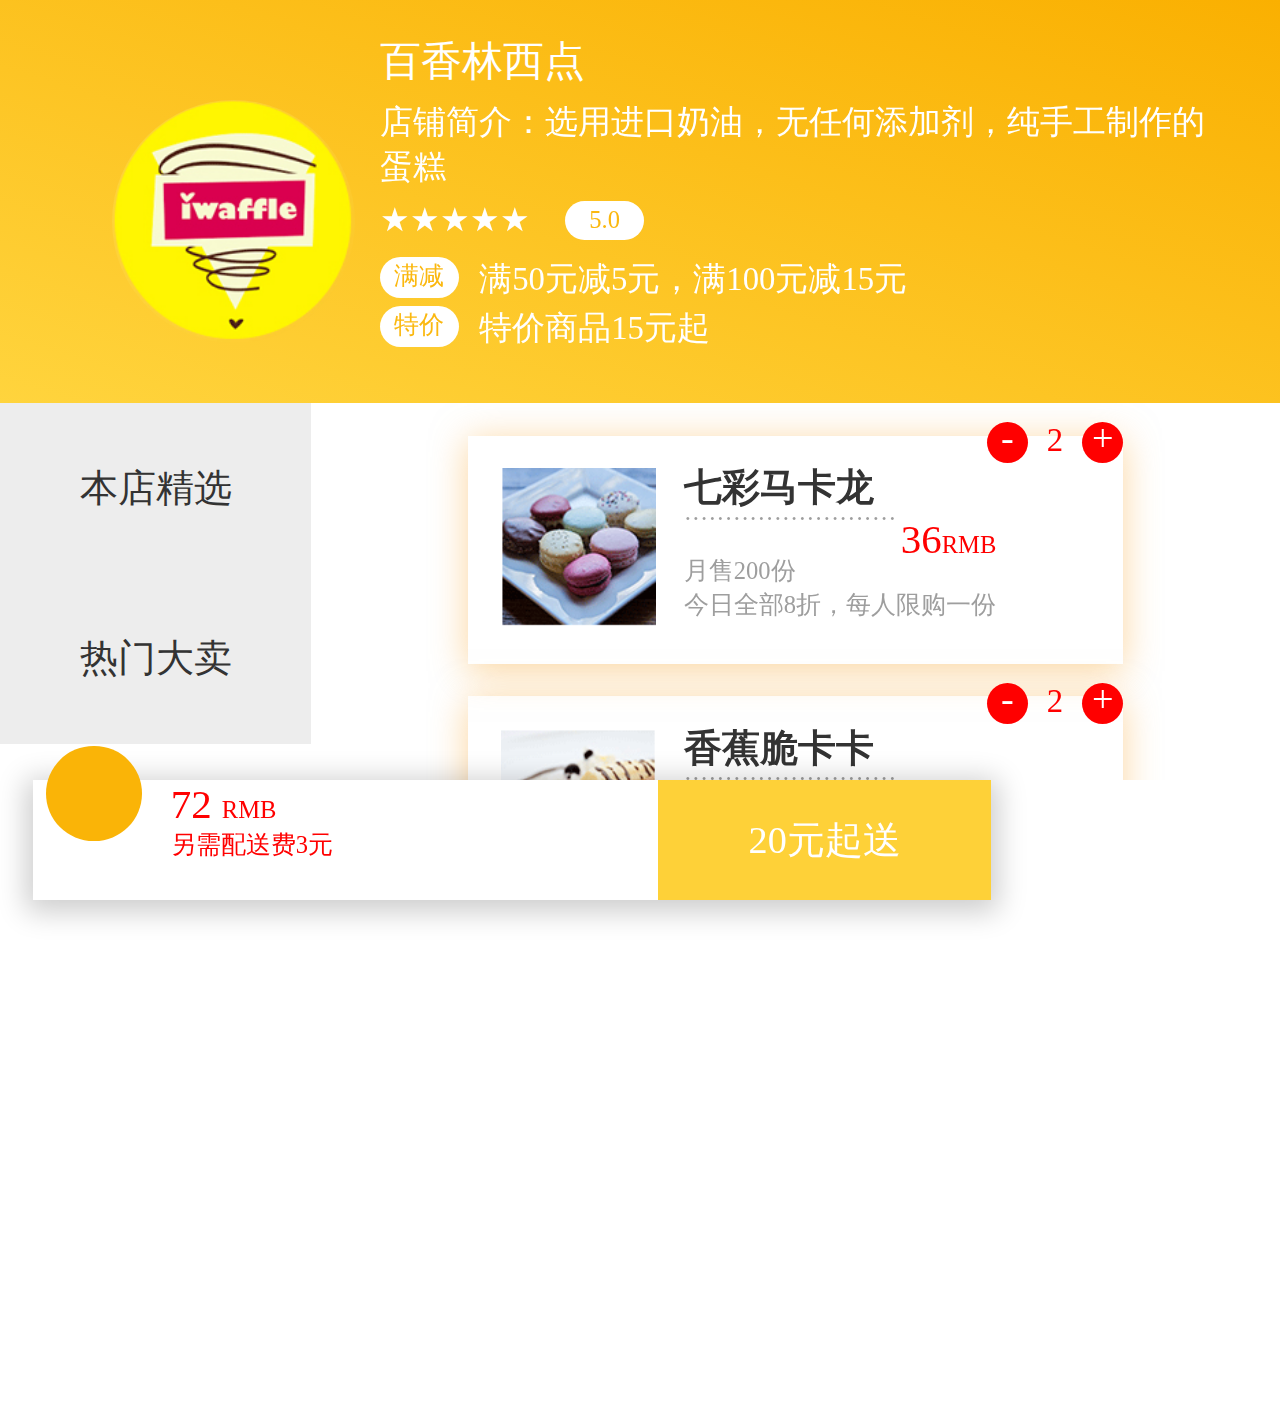
<file: order-detail.html>
<!DOCTYPE html>
<html lang="en">
<head>
	<meta charset="UTF-8">
	<meta name="viewport" content="width=device-width,initial-scale=1.0,user-scalable=no">
	<title>Document</title>
	<link rel="stylesheet" href="css/media screen.css">
	<link rel="stylesheet" href="https://at.alicdn.com/t/font_784713_oo5lzzx6upf.css">
	<link rel="stylesheet" href="css/order-detai.css">
</head>
<body>
	<!-- 顶部-->
	<header>
		<div class="top">
			<a href="store.html">
			<div class="left">
				<i class="iconfont icon-fanhui"></i>
			</div>
			</a>
			<div class="center">
			<p>百香林西点</p>
			</div>
			<div class="right">
				<i class="iconfont icon-search"></i>
				<i class="iconfont icon-iconjiudianzhuanqu37"></i>
			</div>
		</div>
		<div class="vue">
			<div class="picture">
				<img src="img/logo.png" alt="">
			</div>
			<div class="content">
				<p>店铺简介：选用进口奶油，无任何添加剂，纯手工制作的蛋糕</p>
				<div class="star">
					<p>★★★★★</p>
					<div class="num">5.0</div>
				</div>
				<div class="remise">
					<div class="num num1">满减</div>
					<p>满50元减5元，满100元减15元</p>
				</div>
				<div class="remise">
					<div class="num num1">特价</div>
					<p>特价商品15元起</p>
				</div>
			</div>
		</div>
	</header>
	<!-- 顶部 -->

	<!-- 主体 -->
	<main>
		<div class="list">
			<ul>
				<li>本店精选</li>
				<li>热门大卖</li>
				<li>本店新品</li>
				<li>单人套餐</li>
				<li>多人套餐</li>
			</ul>
		</div>
		<div class="content">
			<ul>
				<li>
					<div class="left">
						<img src="img/cake1.png" alt="">
					</div>
					<div class="right">
						<h3>七彩马卡龙</h3>
						<p>··························</p>
						<div class="box">
							<p>月售<span>200</span>份</p>
							<div class="price">
								<div class="pri"><span>36</span>RMB</div>
							</div>
						</div>
						<p>今日全部8折，每人限购一份</p>
					</div>
					<div class="reduce">-</div>
					<div class="num">2</div>
					<div class="add">+</div>
				</li>
				<li>
					<div class="left">
						<img src="img/cake2.png" alt="">
					</div>
					<div class="right">
						<h3>香蕉脆卡卡</h3>
						<p>··························</p>
						<div class="box">
							<p>月售<span>200</span>份</p>
							<div class="price">
								<div class="pri"><span>40</span>RMB</div>
							</div>
						</div>
						<p>今日全部8折，没人限购一份</p>
					</div>
					<div class="add">+</div>
					<div class="reduce">-</div>
					<div class="num">2</div>
				</li>
				<li>
					<div class="left">
						<img src="img/cake3.png" alt="">
					</div>
					<div class="right">
						<h3>邂逅香格里拉</h3>
						<p>··························</p>
						<div class="box">
							<p>月售<span>200</span>份</p>
							<div class="price">
								<div class="pri"><span>35</span>RMB</div>
							</div>
						</div>
						<p>今日全部8折，没人限购一份</p>
					</div>
					<div class="add">+</div>
					<div class="reduce">-</div>
					<div class="num">2</div>
				</li>
				<li>
					<div class="left">
						<img src="img/cake4.png" alt="">
					</div>
					<div class="right">
						<h3>挪威的森林</h3>
						<p>··························</p>
						<div class="box">
							<p>月售<span>200</span>份</p>
							<div class="price">
								<div class="pri"><span>35</span>RMB</div>
							</div>
						</div>
						<p>今日全部8折，没人限购一份</p>
					</div>
					<div class="add">+</div>
					<div class="reduce">-</div>
					<div class="num">2</div>
				</li>
				<li>
					<div class="left">
						<img src="img/cake5.png" alt="">
					</div>
					<div class="right">
						<h3>拿破仑蛋糕</h3>
						<p>··························</p>
						<div class="box">
							<p>月售<span>200</span>份</p>
							<div class="price">
								<div class="pri"><span>38</span>RMB</div>
							</div>
						</div>
						<p>今日全部8折，没人限购一份</p>
					</div>
					<div class="add">+</div>
					<div class="reduce">-</div>
					<div class="num">2</div>
				</li>
			</ul>
		</div>
	</main>
	<footer>
		<div class="shop">
			<div class="pp">
				<i class="iconfont icon-gouwuchekong"></i>
			</div>
		</div>
		<div class="buy">
			<p>	72 <span>RMB</span></p>
			<p class="fee">	另需配送费3元</p>
		</div>
		<a href="pay-detail.html">
		<div class="pay">20元起送</div>
		</a>
	</footer>
</body>

	<!-- overflow属性规定当内容溢出元素框时发生的事情
	hidden：隐藏
	scrool:出现滚动条 -->
</html>
</file>
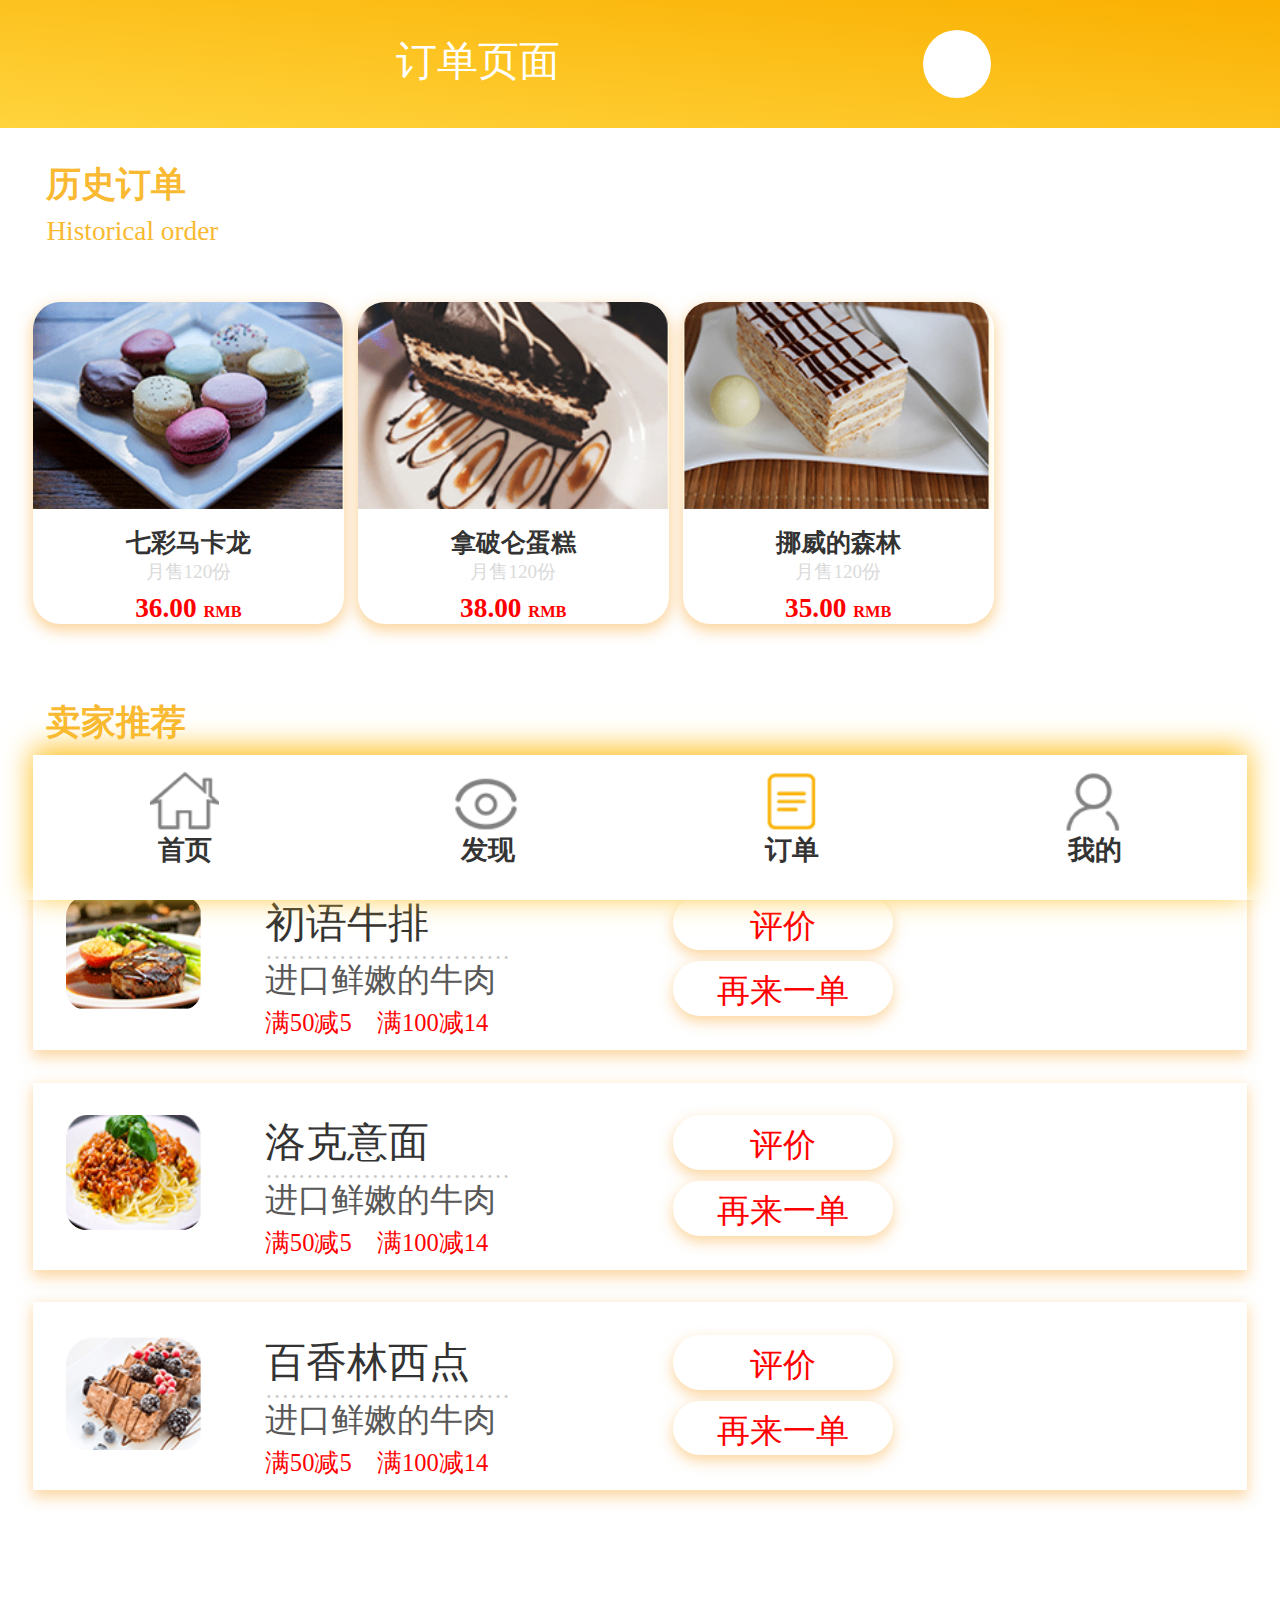
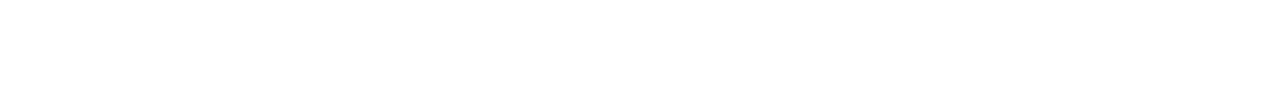
<file: order.html>
<!DOCTYPE html>
<html lang="en">
<head>
	<meta charset="UTF-8">
	<meta name="viewport" content="width=device-width,initial-scale=1.0,user-scalable=no">
	<title>Document</title>
	<link rel="stylesheet" href="css/media screen.css">
	<link rel="stylesheet" href="https://at.alicdn.com/t/font_784713_oo5lzzx6upf.css">
	<link rel="stylesheet" href="css/order.css">
</head>
<body>
	<!-- 顶部-->
	<header>
		<div class="top">
			<div class="center">
			<p>订单页面</p>
			</div>
			<div class="right">
				<i class="iconfont icon-search"></i>
			</div>
		</div>	
	</header>
	<!-- 顶部 -->

	<!-- 历史订单 -->
	<div class="history">
		<div class="infer">
			<h3>历史订单</h3>
			<p>Historical order</p>
		</div>
		<div class="picture">
			<ul>
				<li>
					<img src="img/order1.png" alt="">
					<h3>七彩马卡龙</h3>
					<p>月售120份</p>
					<h2>36.00 <span>RMB</span></h2>
				</li>
				<li>
					<img src="img/order2.png" alt="">
					<h3>拿破仑蛋糕</h3>
					<p>月售120份</p>
					<h2>38.00 <span>RMB</span></h2>
				</li>
				<li>
					<img src="img/order3.png" alt="">
					<h3>挪威的森林</h3>
					<p>月售120份</p>
					<h2>35.00 <span>RMB</span></h2>
				</li>
			</ul>
		</div>
	</div>
	<!-- 历史订单结束 -->

	<!-- 卖家推荐开始 -->
	<div class="recommend">
		<div class="sell">
			<h3>卖家推荐</h3>
			<p>Seller recommend</p>
		</div>  
		<div class="center">
			<ul>
				<li>
					<div class="picture">
						<img src="img/order4.png" alt="">
					</div>
					<div class="word">
						<h2>初语牛排</h2>
						<p>······························</p>
						<h3>进口鲜嫩的牛肉</h3>
						<p class="remise">满50减5 
						<span>满100减14</span>
						</p>
					</div>
					<div class="right">
						<div class="top">评价</div>
						<div class="top">再来一单</div>
					</div>
				</li>
				<li>
					<div class="picture">
						<img src="img/order5.png" alt="">
					</div>
					<div class="word">
						<h2>洛克意面</h2>
						<p>······························</p>
						<h3>进口鲜嫩的牛肉</h3>
						<p class="remise">满50减5 
						<span>满100减14</span>
						</p>
					</div>
					<div class="right">
						<div class="top">评价</div>
						<div class="top">再来一单</div>
					</div>
				</li>
				<li>
					<div class="picture">
						<img src="img/order6.png" alt="">
					</div>
					<div class="word">
						<h2>百香林西点</h2>
						<p>······························</p>
						<h3>进口鲜嫩的牛肉</h3>
						<p class="remise">满50减5 
						<span>满100减14</span>
						</p>
					</div>
					<div class="right">
						<div class="top">评价</div>
						<div class="top">再来一单</div>
					</div>
				</li>
			</ul>
		</div>
	</div>
	<!-- 卖家推荐结束 -->

	<!-- 底部开始 -->
	<footer>
		<ul>
			<li>
				<a href="index.html">
				<img src="img/001.png" alt="">
				</a>
				<h5>首页</h5>

			</li>
			<li>
				<img src="img/002.png" alt="">
				<h5>发现</h5>
			</li>
			<li>
				<img src="img/003-x.png" alt="">
				<h5>订单</h5>
			</li>
			<li>
				<a href="user.html">
				<img src="img/004.png" alt="">
				</a>
				<h5>我的</h5>
			</li>
		</ul>
	</footer>

	<!-- 底部结束 -->



</body>
</html>
</file>
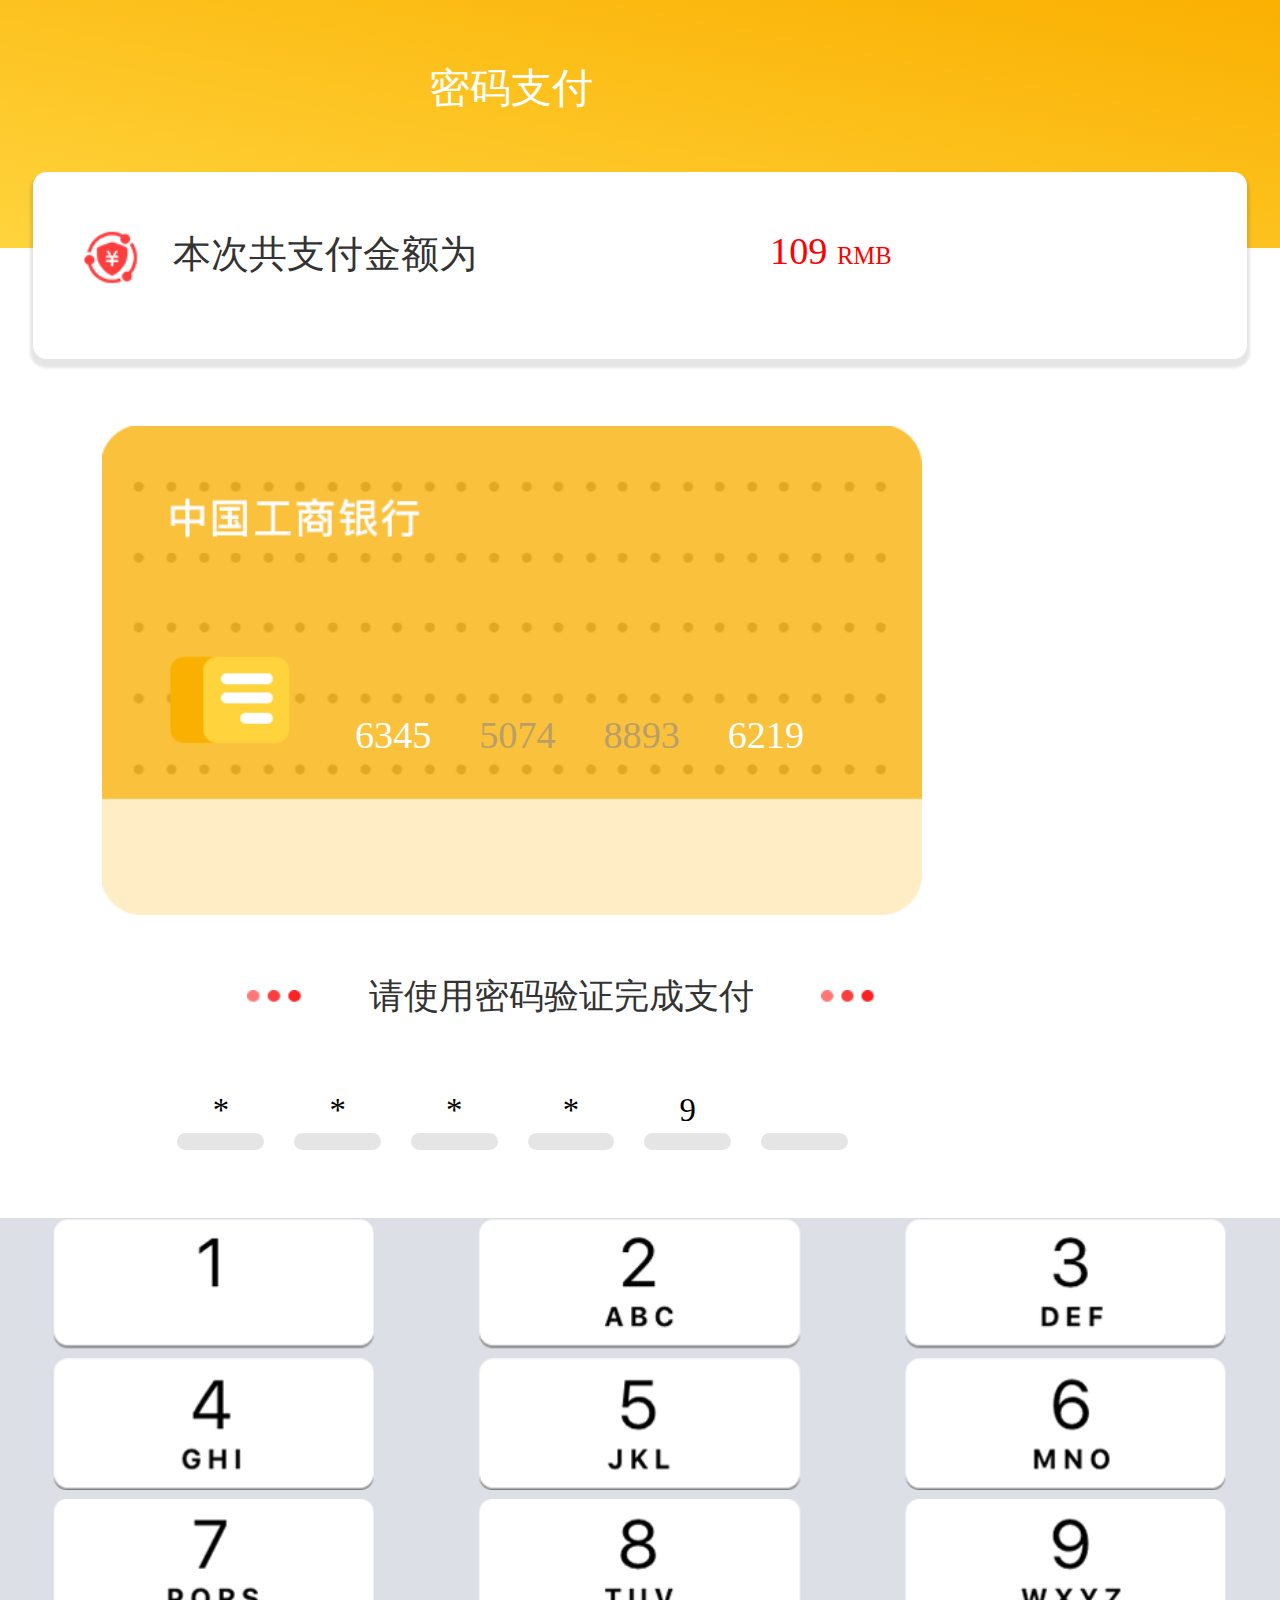
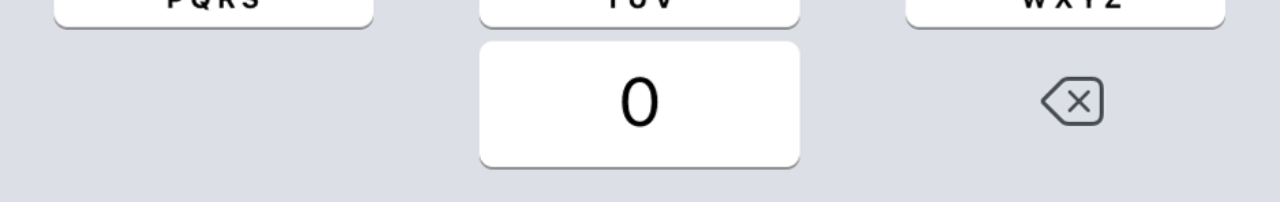
<file: password.html>
<!DOCTYPE html>
<html lang="en">
<head>
	<meta charset="UTF-8">
	<meta name="viewport" content="width=device-width,initial-scale=1.0,user-scalable=no">
	<title>支付方式</title>
	<link rel="stylesheet" href="css/media screen.css">
	<link rel="stylesheet" href="https://at.alicdn.com/t/font_784713_oo5lzzx6upf.css">
	<link rel="stylesheet" href="css/password.css">
</head>
<body>
	<!-- 头部开始 -->
	<header>
		<div class="confirm">
			<div class="back">
				<i class="iconfont icon-fanhui"></i>
			</div>
			<div class="order">密码支付</div>
		</div>
		<div class="pay">
			<div class="box">
				<div class="left">
					<img src="img/pass2.png" alt="">
				</div>
				<div class="center">本次共支付金额为</div>
				<div class="right">
					109 <span>RMB</span>
				</div>
			</div>
		</div>
	</header>
	<!-- 头部结束 -->

	<!-- 银行卡开始 -->
	<div class="bank">
		<img src="img/bank.png" alt="">
		<div class="num">
			<div class="min-left">6345</div>
			<div class="left">5074</div>
			<div class="center">8893</div>
			<div class="right">6219</div>
		</div>
	</div>
	<!-- 银行卡结束 -->
	
	<!-- 密码验证开始 -->
	<div class="use">
		<div class="box">
			<div class="left">
				<img src="img/left.png" alt="">
			</div>
			<div class="center">请使用密码验证完成支付</div>
			<div class="right">
				<img src="img/right.png" alt="">
			</div>
		</div>
	</div>
	<!-- 密码验证结束 -->


	<!-- 密码输入开始 -->
	<div class="lock">
		<div class="input">
			<div class="answer">
				<ul>
					<li>*</li>
					<li>*</li>
					<li>*</li>
					<li>*</li>
					<li>9</li>
					<li></li>
				</ul>
			</div>
			<div class="border">
				<ul>
					<li></li>
					<li></li>
					<li></li>
					<li></li>
					<li></li>
					<li></li>
				</ul>
			</div>
		</div>
	</div>
	<!-- 密码输入结束 -->

	<!-- 底部键盘开始 -->
		<footer>
			<div class="one">
				<ul>
					<li>
						<img src="img/pass1 (1).png" alt="">
					</li>
					<li>
						<img src="img/pass1 (2).png" alt="">
					</li>
					<li>
						<img src="img/pass1 (3).png" alt="">
					</li>
				</ul>
			</div>
			<div class="one">
				<ul>
					<li>
						<img src="img/pass1 (4).png" alt="">
					</li>
					<li>
						<img src="img/pass1 (5).png" alt="">
					</li>
					<li>
						<img src="img/pass1 (6).png" alt="">
					</li>
				</ul>
			</div>
			<div class="one">
				<ul>
					<li>
						<img src="img/pass1 (7).png" alt="">
					</li>
					<li>
						<img src="img/pass1 (8).png" alt="">
					</li>
					<li>
						<img src="img/pass1 (9).png" alt="">
					</li>
				</ul>
			</div>
			<div class="one">
				<ul>
					<li>
					</li>
					<li>
						<img src="img/pass1 (10).png" alt="">
					</li>
					<li>
						<img src="img/pass1 (11).png" alt="">
					</li>
				</ul>
			</div>
		</footer>
	<!-- 底部键盘结束 -->






</body>
</html>
</file>
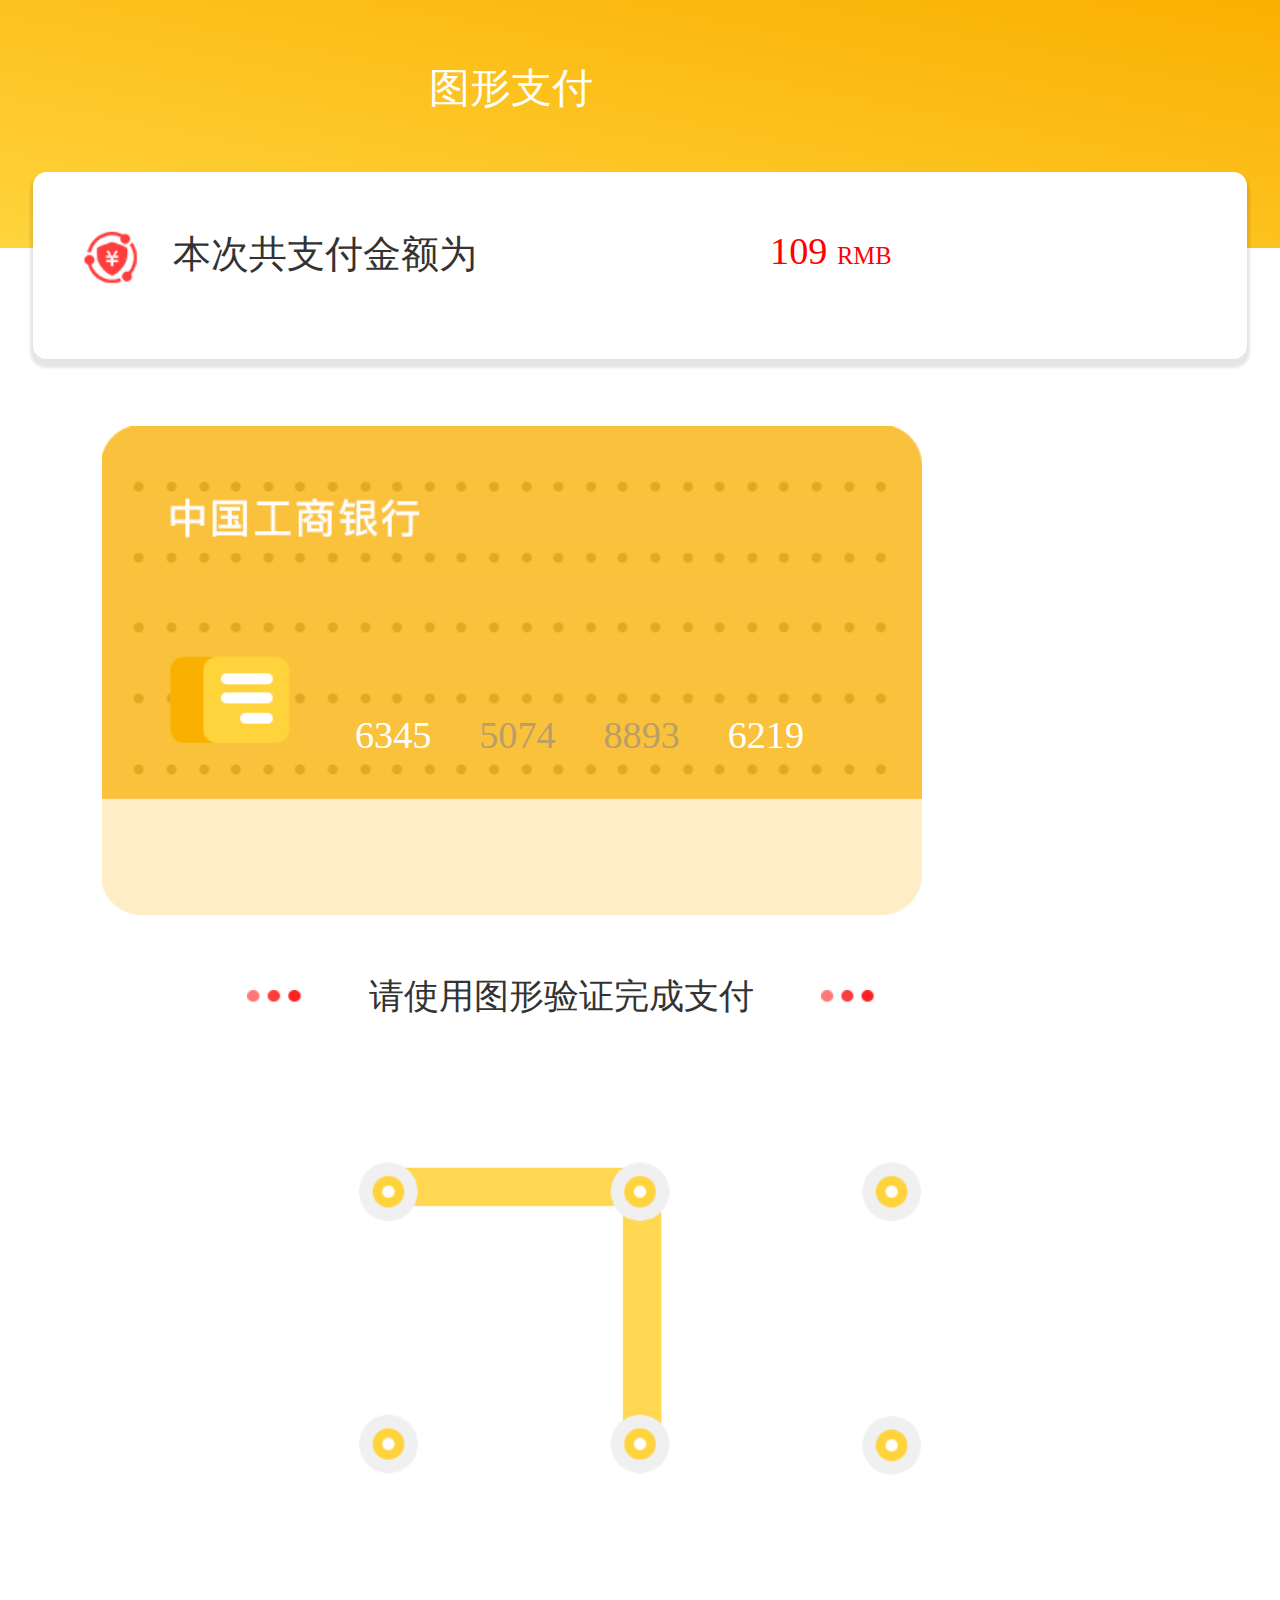
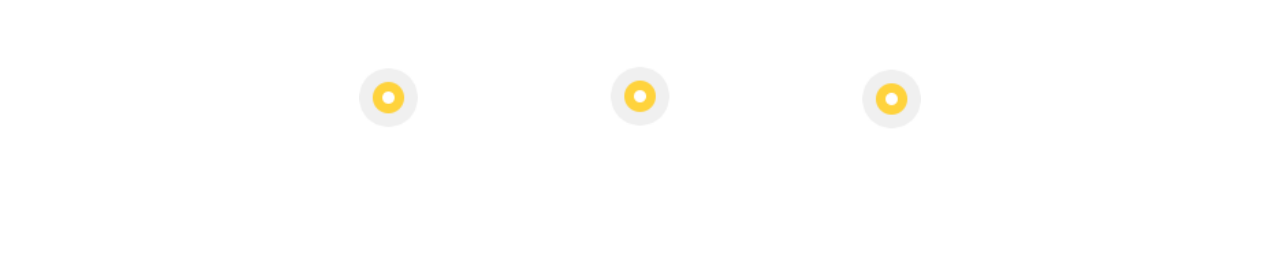
<file: pattern.html>
<!DOCTYPE html>
<html lang="en">
<head>
	<meta charset="UTF-8">
	<meta name="viewport" content="width=device-width,initial-scale=1.0,user-scalable=no">
	<title>支付方式</title>
	<link rel="stylesheet" href="css/media screen.css">
	<link rel="stylesheet" href="https://at.alicdn.com/t/font_784713_oo5lzzx6upf.css">
	<link rel="stylesheet" href="css/pattern.css">
</head>
<body>
	<!-- 头部开始 -->
	<header>
		<div class="confirm">
			<div class="back">
				<i class="iconfont icon-fanhui"></i>
			</div>
			<div class="order">图形支付</div>
		</div>
		<div class="pay">
			<div class="box">
				<div class="left">
					<img src="img/pass2.png" alt="">
				</div>
				<div class="center">本次共支付金额为</div>
				<div class="right">
					109 <span>RMB</span>
				</div>
			</div>
		</div>
	</header>
	<!-- 头部结束 -->

	<!-- 银行卡开始 -->
	<div class="bank">
		<img src="img/bank.png" alt="">
		<div class="num">
			<div class="min-left">6345</div>
			<div class="left">5074</div>
			<div class="center">8893</div>
			<div class="right">6219</div>
		</div>
	</div>
	<!-- 银行卡结束 -->
	
	<!-- 密码验证开始 -->
	<div class="use">
		<div class="box">
			<div class="left">
				<img src="img/left.png" alt="">
			</div>
			<div class="center">请使用图形验证完成支付</div>
			<div class="right">
				<img src="img/right.png" alt="">
			</div>
		</div>
	</div>
	<!-- 密码验证结束 -->


	<!-- 密码输入开始 -->
	<div class="graph">
		<img src="img/pattern.png" alt="">
	</div>
	<!-- 密码输入结束 -->

	






</body>
</html>
</file>
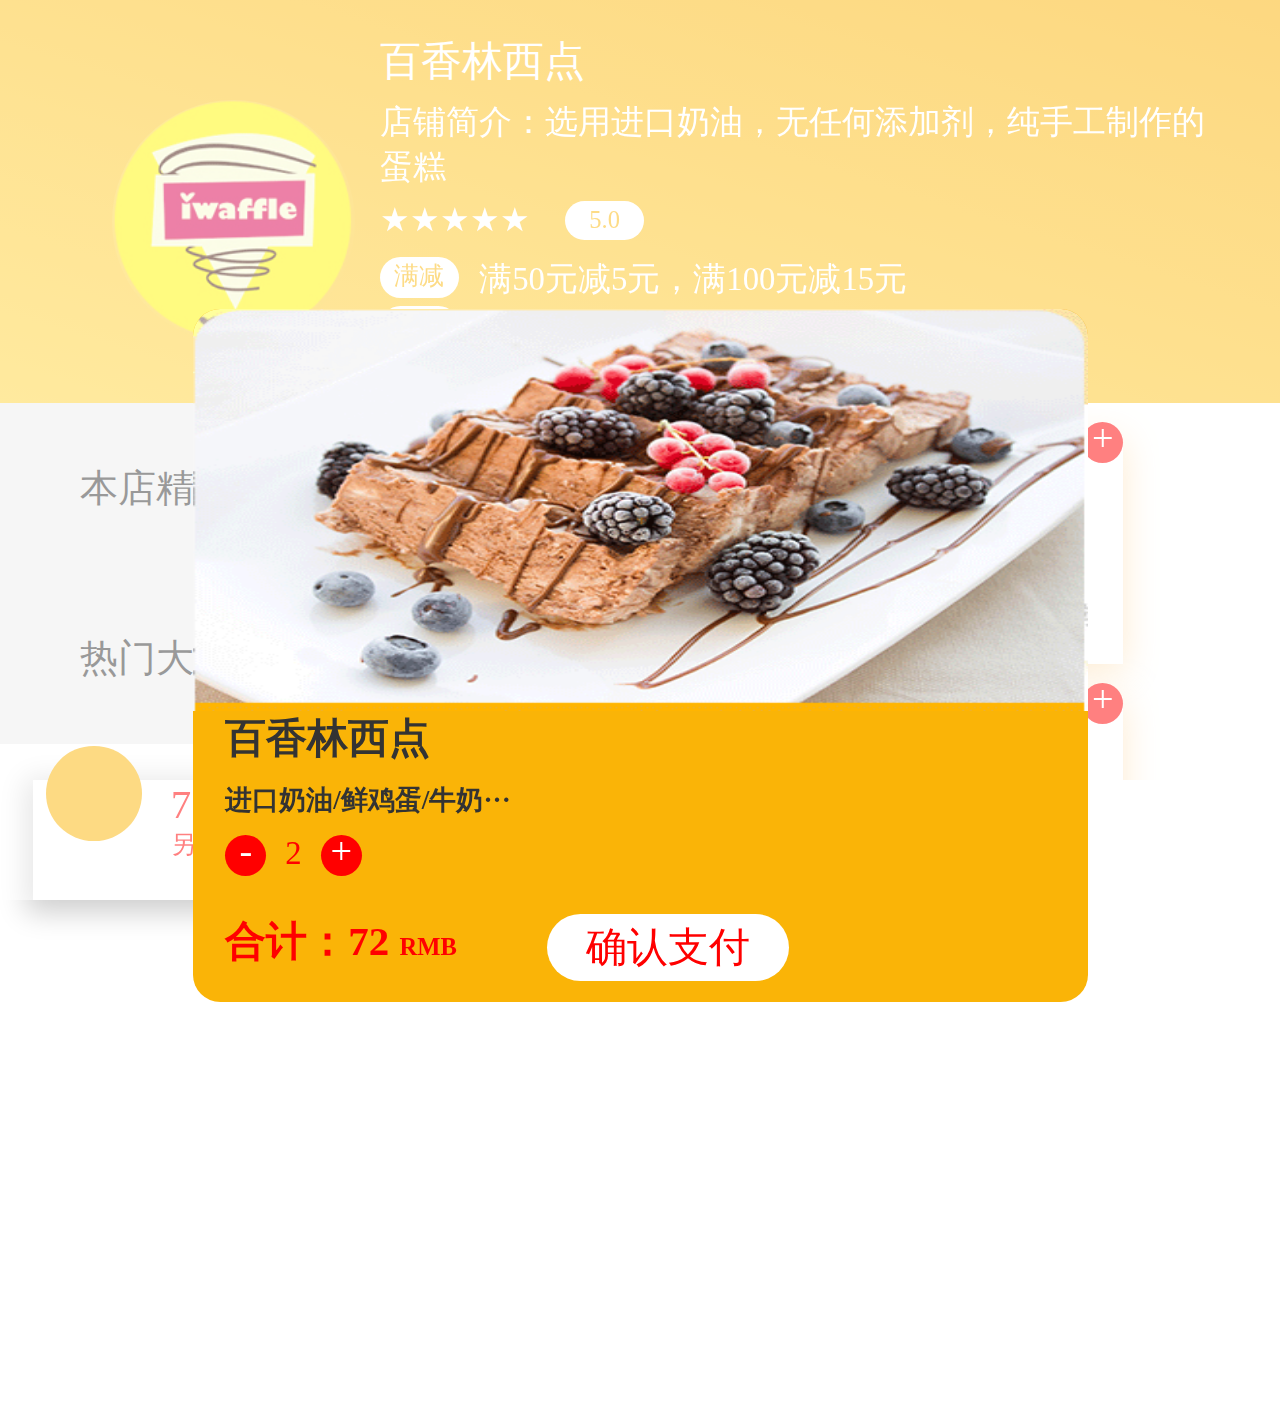
<file: pay-detail.html>
<!DOCTYPE html>
<html lang="en">
<head>
	<meta charset="UTF-8">
	<meta name="viewport" content="width=device-width,initial-scale=1.0,user-scalable=no">
	<title>Document</title>
	<link rel="stylesheet" href="css/media screen.css">
	<link rel="stylesheet" href="https://at.alicdn.com/t/font_784713_oo5lzzx6upf.css">
	<link rel="stylesheet" href="css/pay-detail.css">
</head>
<body>
	<!-- 顶部-->
	<header>
		<div class="top">
			<div class="left">
				<i class="iconfont icon-fanhui"></i>
			</div>
			<div class="center">
			<p>百香林西点</p>
			</div>
			<div class="right">
				<i class="iconfont icon-search"></i>
				<i class="iconfont icon-iconjiudianzhuanqu37"></i>
			</div>
		</div>
		<div class="vue">
			<div class="picture">
				<img src="img/logo.png" alt="">
			</div>
			<div class="content">
				<p>店铺简介：选用进口奶油，无任何添加剂，纯手工制作的蛋糕</p>
				<div class="star">
					<p>★★★★★</p>
					<div class="num">5.0</div>
				</div>
				<div class="remise">
					<div class="num num1">满减</div>
					<p>满50元减5元，满100元减15元</p>
				</div>
				<div class="remise">
					<div class="num num1">特价</div>
					<p>特价商品15元起</p>
				</div>
			</div>
		</div>
	</header>
<!-- 顶部 -->

<!-- 主体 -->
	<main>
		<div class="list">
			<ul>
				<li>本店精选</li>
				<li>热门大卖</li>
				<li>本店新品</li>
				<li>单人套餐</li>
				<li>多人套餐</li>
			</ul>
		</div>
		<div class="content">
			<ul>
				<li>
					<div class="left">
						<img src="img/cake1.png" alt="">
					</div>
					<div class="right">
						<h3>七彩马卡龙</h3>
						<p>··························</p>
						<div class="box">
							<p>月售<span>200</span>份</p>
							<div class="price">
								<div class="pri"><span>36</span>RMB</div>
							</div>
						</div>
						<p>今日全部8折，没人限购一份</p>
					</div>
					<div class="reduce">-</div>
					<div class="num">2</div>
					<div class="add">+</div>
				</li>
				<li>
					<div class="left">
						<img src="img/cake2.png" alt="">
					</div>
					<div class="right">
						<h3>香蕉脆卡卡</h3>
						<p>··························</p>
						<div class="box">
							<p>月售<span>200</span>份</p>
							<div class="price">
								<div class="pri"><span>40</span>RMB</div>
							</div>
						</div>
						<p>今日全部8折，没人限购一份</p>
					</div>
					<div class="add">+</div>
				</li>
				<li>
					<div class="left">
						<img src="img/cake3.png" alt="">
					</div>
					<div class="right">
						<h3>邂逅香格里拉</h3>
						<p>··························</p>
						<div class="box">
							<p>月售<span>200</span>份</p>
							<div class="price">
								<div class="pri"><span>35</span>RMB</div>
							</div>
						</div>
						<p>今日全部8折，没人限购一份</p>
					</div>
					<div class="add">+</div>
				</li>
				<li>
					<div class="left">
						<img src="img/cake4.png" alt="">
					</div>
					<div class="right">
						<h3>挪威的森林</h3>
						<p>··························</p>
						<div class="box">
							<p>月售<span>200</span>份</p>
							<div class="price">
								<div class="pri"><span>35</span>RMB</div>
							</div>
						</div>
						<p>今日全部8折，没人限购一份</p>
					</div>
					<div class="add">+</div>
				</li>
				<li>
					<div class="left">
						<img src="img/cake5.png" alt="">
					</div>
					<div class="right">
						<h3>拿破仑蛋糕</h3>
						<p>··························</p>
						<div class="box">
							<p>月售<span>200</span>份</p>
							<div class="price">
								<div class="pri"><span>38</span>RMB</div>
							</div>
						</div>
						<p>今日全部8折，没人限购一份</p>
					</div>
					<div class="add">+</div>
				</li>
			</ul>
		</div>
	</main>
	<footer>
		<div class="shop">
			<div class="pp">
				<i class="iconfont icon-gouwuchekong"></i>
			</div>
		</div>
		<div class="buy">
			<p>	72 <span>RMB</span></p>
			<p class="fee">	另需配送费3元</p>
		</div>
		<div class="pay">20元起送</div>
	</footer>
	<div class="mask">
		<div class="box">
			<div class="payment">
				<div class="pic">
					<img src="img/pay1.png" alt="">
				</div>
				<h3>百香林西点</h3>
				<p>进口奶油/鲜鸡蛋/牛奶···</p>
				<div class="other">
					<div class="reduce">-</div>
					<div class="num">2</div>
					<div class="add">+</div>
				</div>
				<div class="price">
					<h3>合计：72 <span>RMB</span></h3>
					<a href="confirm order.html">
					<div class="last">确认支付</div>
					</a>
				</div>
			</div>
		</div>
	</div>

</body>

	<!-- overflow属性规定当内容溢出元素框时发生的事情
	hidden：隐藏
	scrool:出现滚动条 -->
</html>
</file>
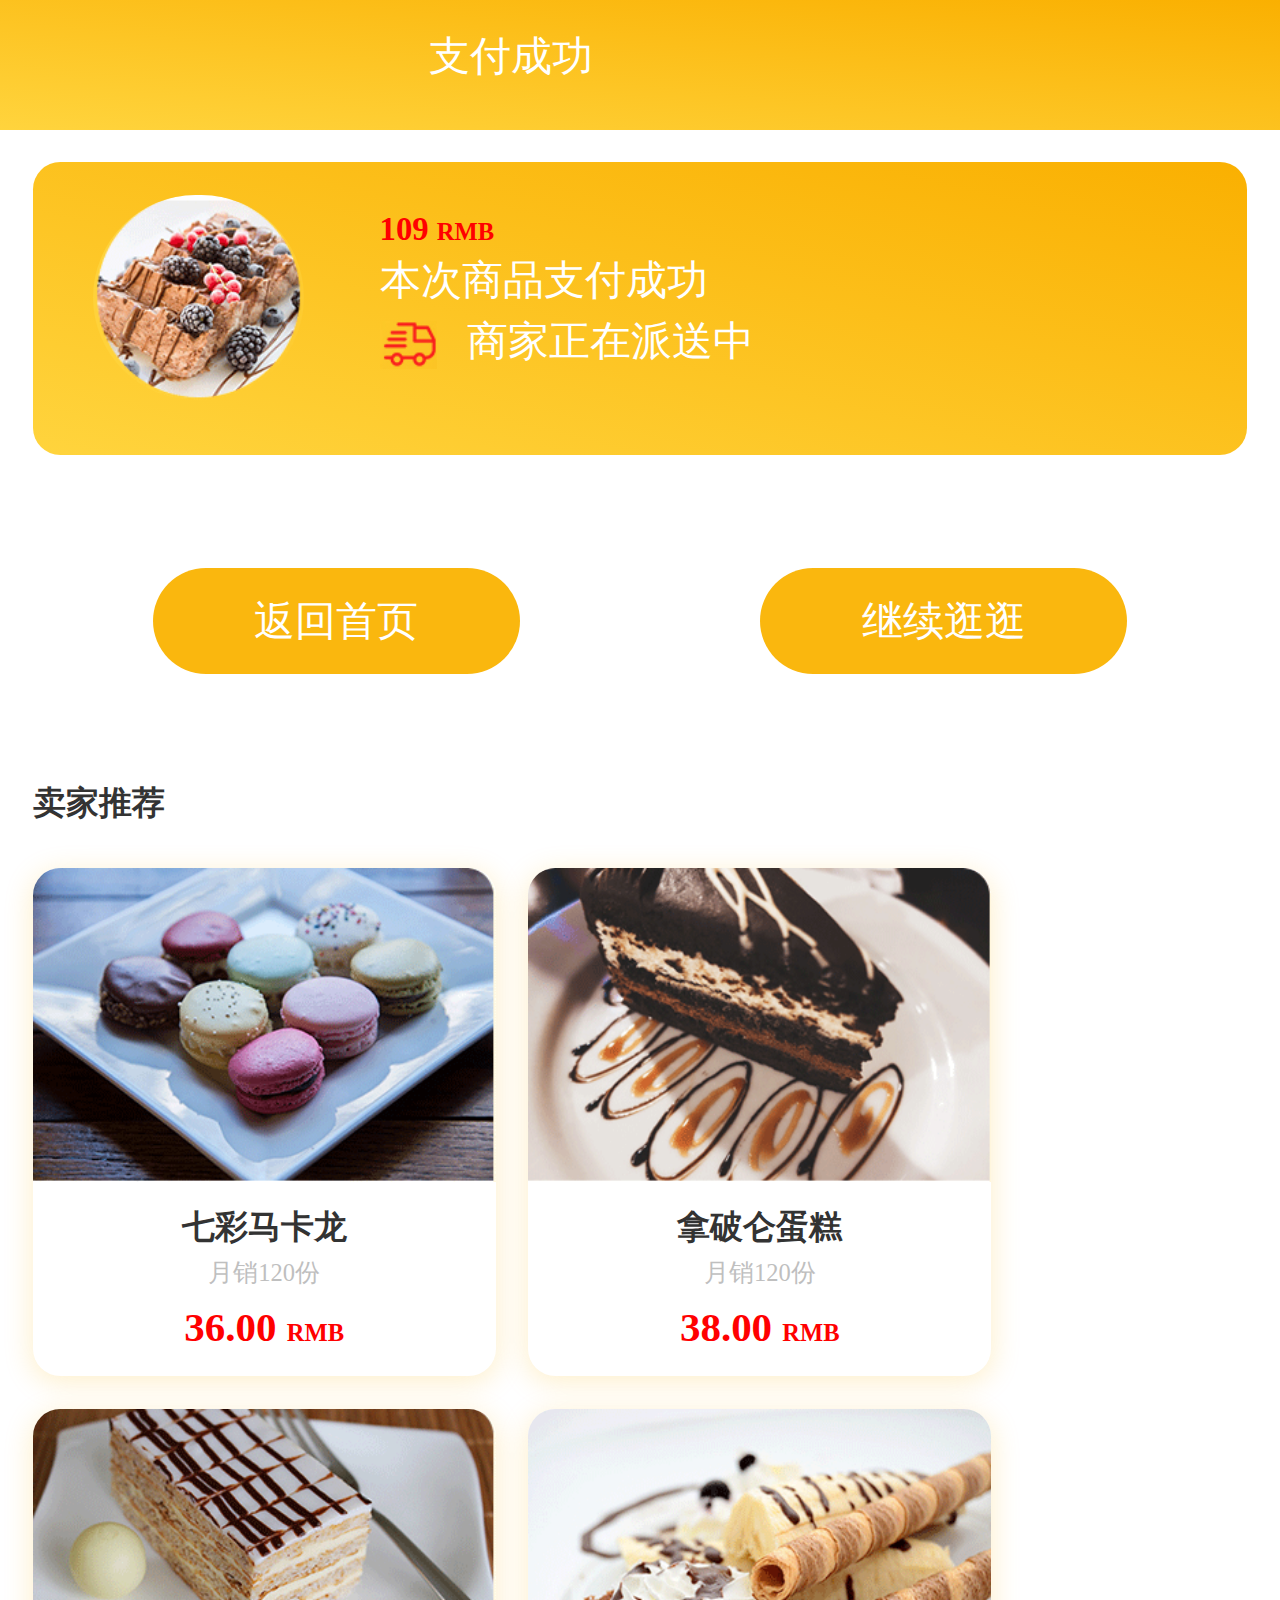
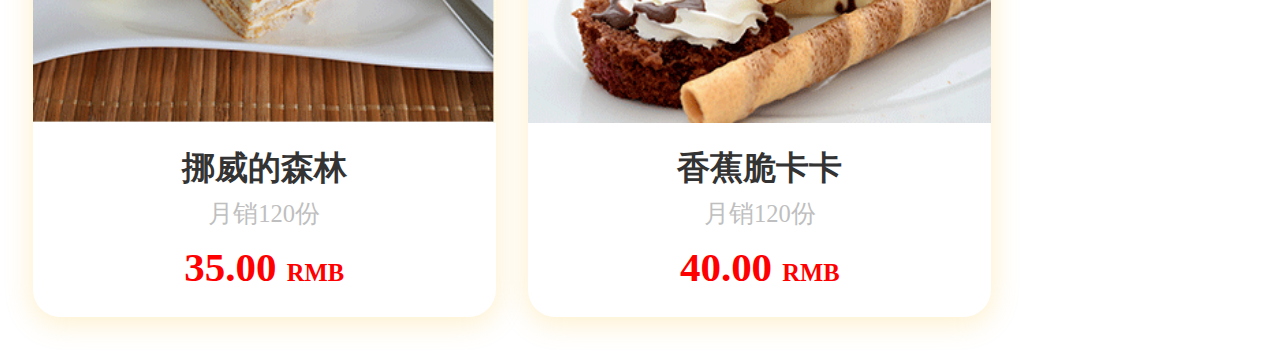
<file: pay-succcess.html>
<!DOCTYPE html>
<html lang="en">
<head>
	<meta charset="UTF-8">
	<meta name="viewport" content="width=device-width,initial-scale=1.0,user-scalable=no">
	<title>支付方式</title>
	<link rel="stylesheet" href="css/media screen.css">
	<link rel="stylesheet" href="https://at.alicdn.com/t/font_784713_oo5lzzx6upf.css">
	<link rel="stylesheet" href="css/pay-success.css">
</head>
<body>
	<!-- 头部开始 -->
	<header>
		<div class="confirm">
		<a href="finger.html">
			<div class="back">
				<i class="iconfont icon-fanhui"></i>
			</div>
		</a>
			<div class="order">支付成功</div>
		</div>
	</header>
	<!-- 头部结束 -->

	<!-- 派送开始 -->
	<div class="send">
		<div class="box">
			<div class="pic">
				<img src="img/success1.png" alt="">
			</div>
			<div class="right">
				<h3>109 <span>RMB</span></h3>
				<h2>本次商品支付成功</h2>
				<div class="picture">
					<img src="img/success2.png" alt="">
					<h2>商家正在派送中</h2>
				</div>
			</div>
		</div>
	</div>
	<!-- 派送结束 -->

	<!-- 返回开始 -->
	<div class="back">
		<div class="box">
			<a href="index.html">
			<div class="left">返回首页</div>
			</a>
			<a href="store.html">
			<div class="right">继续逛逛</div>
			</a>
		</div>
	</div>
	<!-- 返回结束 -->

	<!-- 卖家推荐开始 -->
	<div class="recommend">
		<div class="seller">
			<h3>卖家推荐</h3>
		</div>
		<div class="main">
			<ul>
				<li>
					<div class="one">
						<img src="img/shop-one.png" alt="">
					</div>
					<div class="two">
						<h3>七彩马卡龙</h3>
						<p>月销120份</p>
						<h2>36.00
						<span>RMB</span>
						</h2>
					</div>
				</li>
				<li>
					<div class="one">
						<img src="img/shop-two.png" alt="">
					</div>
					<div class="two">
						<h3>拿破仑蛋糕</h3>
						<p>月销120份</p>
						<h2>38.00
						<span>RMB</span>
						</h2>
					</div>
				</li>
				<li>
					<div class="one">
						<img src="img/shop-three.png" alt="">
					</div>
					<div class="two">
						<h3>挪威的森林</h3>
						<p>月销120份</p>
						<h2>35.00
						<span>RMB</span>
						</h2>
					</div>
				</li>
				<li>
					<div class="one">
						<img src="img/shop-4.png" alt="">
					</div>
					<div class="two">
						<h3>香蕉脆卡卡</h3>
						<p>月销120份</p>
						<h2>40.00
						<span>RMB</span>
						</h2>
					</div>
				</li>
			</ul>
		</div>
	</div>

	<!-- 卖家推荐结束 -->
</body>
</html>
</file>
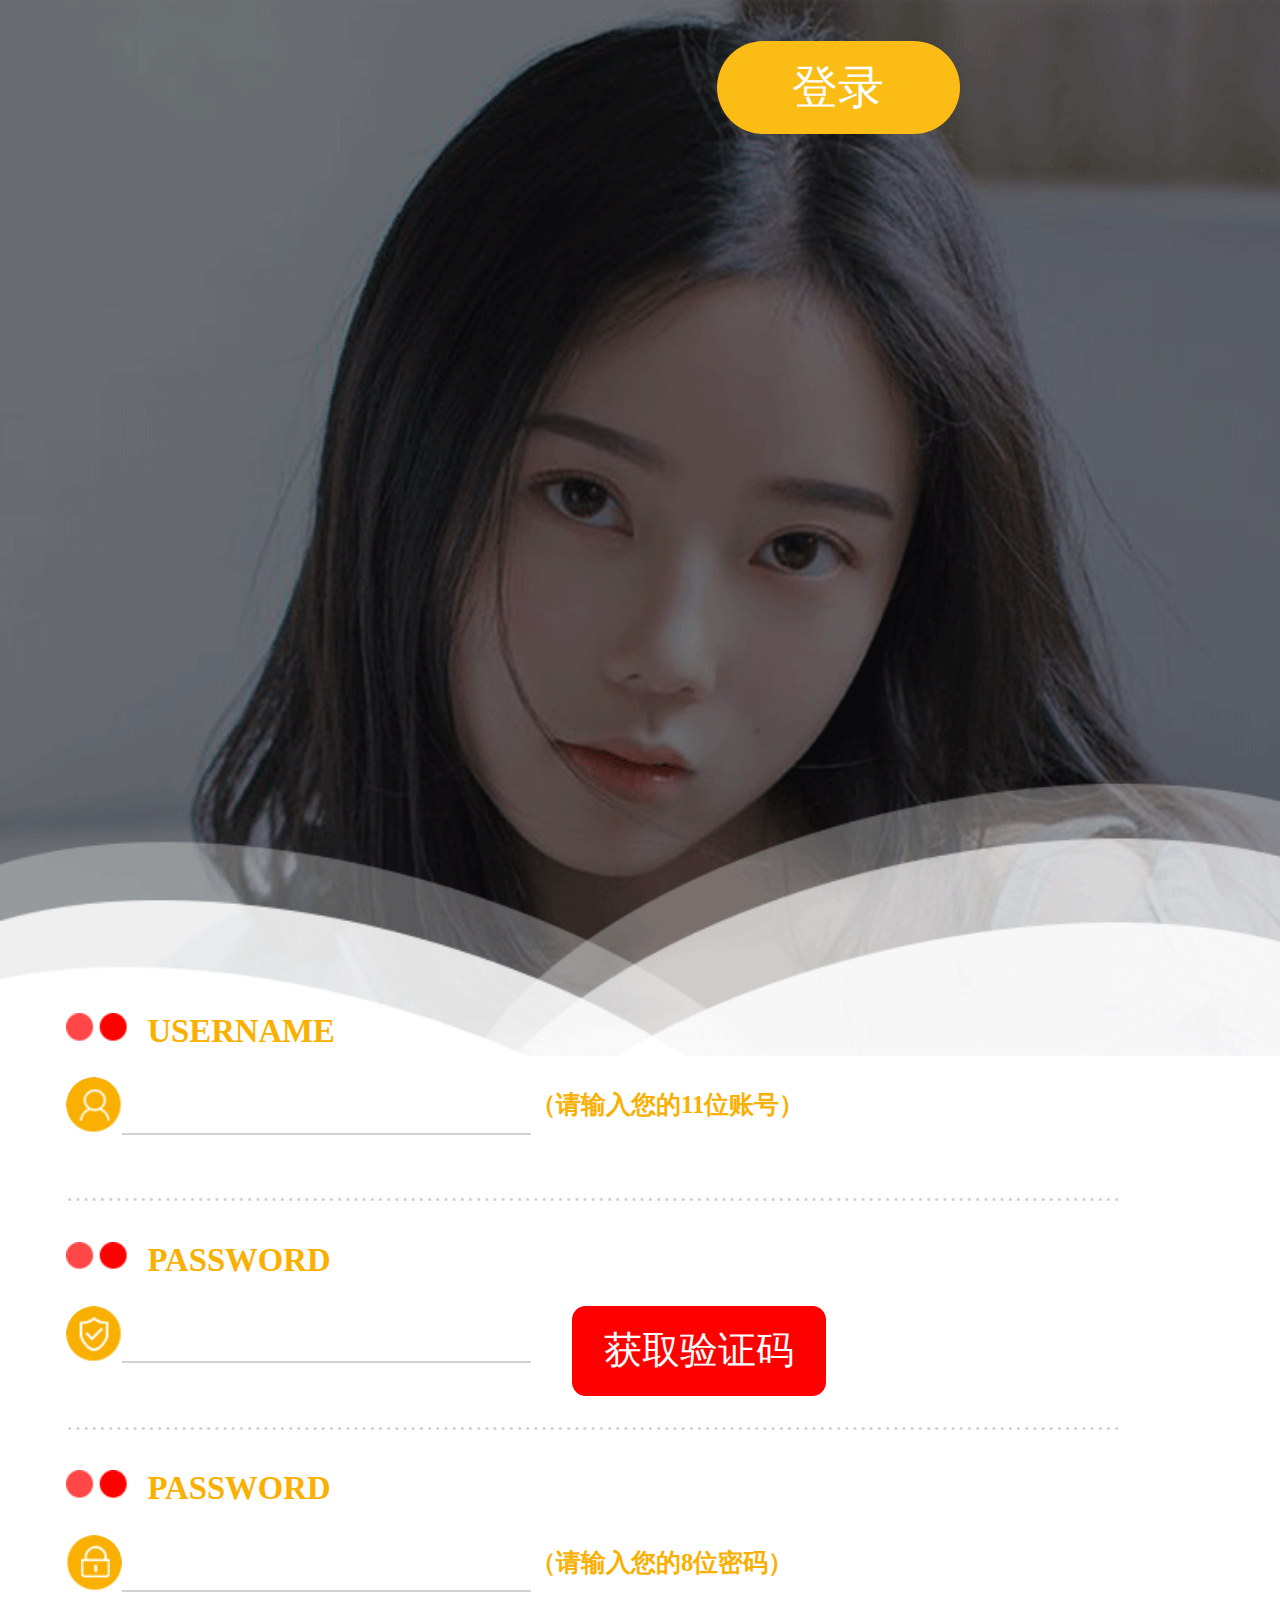
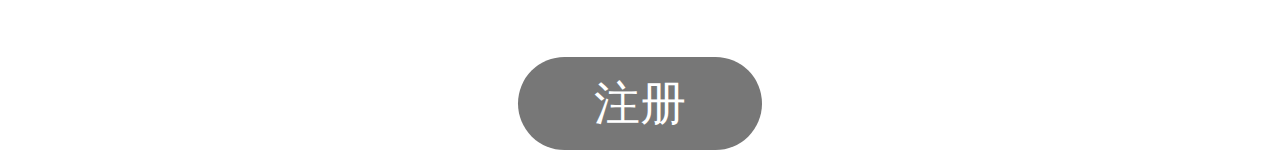
<file: register.html>
<!DOCTYPE html>
<html lang="en">
<head>
	<meta charset="UTF-8">
	<title>注册</title>
	<meta name="viewport" content="width=device-width,initial-scale=1.0,user-scalable=no">
	<link rel="stylesheet" href="css/media screen.css">	
	<link rel="stylesheet" href="https://at.alicdn.com/t/font_784713_oo5lzzx6upf.css">
	<link rel="stylesheet" href="css/register.css">
	<script src="js/register.js"></script>
</head>
<body>
	<header>
		<div class="left">
			<i class="iconfont icon-fanhui"></i>
		</div>
		<a href="enter.html">
		<div class="right">
				<button>登录</button>
		</div>
		</a>
	</header>
	<!-- 主体开始 -->
	<main>
		<div class="center">
			<div class="top">
				<div class="connet">
					<img src="img/enter-point.png" alt="">
					<h3>USERNAME</h3>
					<img src="img/phone.png" alt="" class="user username">
				</div>
				<div class="bottom">
					<div class="left">
						<img src="img/enter-user.png" alt="">
						<input type="text" class="name1">
						<img src="img/true.png" alt="" class="discover">
						<h3>（请输入您的11位账号）</h3>
					</div>
				</div>
			</div>
			<div class="point">·································································································································</div>
			<div class="top">
				<div class="connet">
					<img src="img/enter-point.png" alt="">
					<h3>PASSWORD</h3>
				</div>
				<div class="bottom">
					<div class="left">
						<img src="img/ver.png" alt="">
						<input type="password">
						<div class="get">
							<button>获取验证码</button>
						</div>
					</div>
				</div>
			</div>
			<div class="point">·································································································································</div>
			<div class="top">
				<div class="connet">
					<img src="img/enter-point.png" alt="">
					<h3>PASSWORD</h3>
					<img src="img/password .png" alt="" class="user password">
				</div>
				<div class="bottom">
					<div class="left">
						<img src="img/enter-password.png" alt="">
						<input type="password" class="pass">
						<img src="img/true.png" alt="" class="discover">
						<h3>（请输入您的8位密码）</h3>
					</div>
				</div>
			</div>
		</div>
	</main>
	<!-- 主体结束 -->
	<!-- 登录按钮开始 -->
	<!-- <a href="enter.html"> -->
	<div class="logon">
		<button>注册</button>
	</div>
	<!-- </a> -->
	<!-- 登录按钮 结束-->


</body>
</html>
</file>
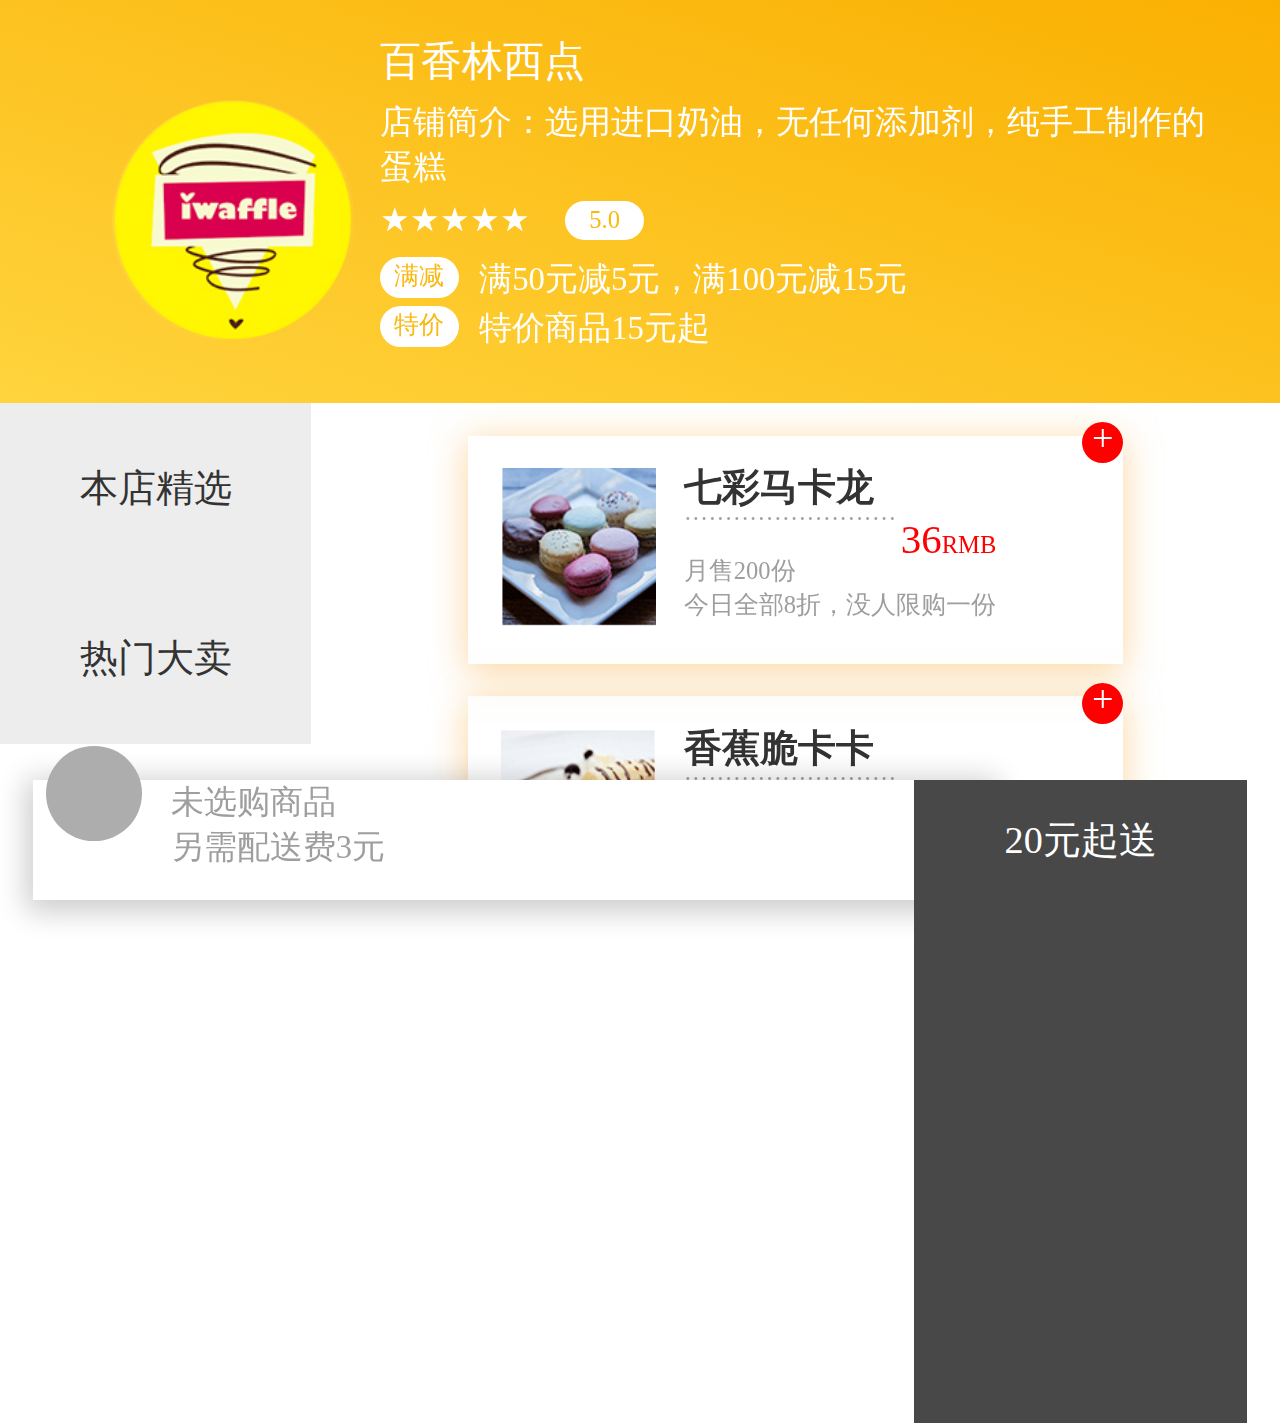
<file: store.html>
<!DOCTYPE html>
<html lang="en">
<head>
	<meta charset="UTF-8">
	<meta name="viewport" content="width=device-width,initial-scale=1.0,user-scalable=no">
	<title>Document</title>
	<link rel="stylesheet" href="css/media screen.css">
	<link rel="stylesheet" href="https://at.alicdn.com/t/font_784713_oo5lzzx6upf.css">
	<link rel="stylesheet" href="css/store.css">

	<script src="js/order.js"></script>
	
</head>
<body>
	<!-- 顶部-->
	<header>
		<div class="top">
			<div class="left">
				<a href="index.html">
				<i class="iconfont icon-fanhui"></i></a>
			</div>
			<div class="center">
			<p>百香林西点</p>
			</div>
			<div class="right">
				<i class="iconfont icon-search"></i>
				<i class="iconfont icon-iconjiudianzhuanqu37"></i>
			</div>
		</div>
		<div class="vue">
			<div class="picture">
				<img src="img/logo.png" alt="">
			</div>
			<div class="content">
				<p>店铺简介：选用进口奶油，无任何添加剂，纯手工制作的蛋糕</p>
				<div class="star">
					<p>★★★★★</p>
					<div class="num">5.0</div>
				</div>
				<div class="remise">
					<div class="num num1">满减</div>
					<p>满50元减5元，满100元减15元</p>
				</div>
				<div class="remise">
					<div class="num num1">特价</div>
					<p>特价商品15元起</p>
				</div>
			</div>
		</div>
	</header>
<!-- 顶部 -->

<!-- 主体 -->
	<main>
		<div class="list">
			<ul>
				<li>本店精选</li>
				<li>热门大卖</li>
				<li>本店新品</li>
				<li>单人套餐</li>
				<li>多人套餐</li>
			</ul>
		</div>
		<div class="content">
			<ul>
				<li>
					<div class="left">
						<img src="img/cake1.png" alt="">
					</div>
					<div class="right">
						<h3>七彩马卡龙</h3>
						<p>··························</p>
						<div class="box">
							<p>月售<span>200</span>份</p>
							<div class="price">
								<div class="pri"><span class="mon">36</span>RMB</div>
							</div>
						</div>
						<p>今日全部8折，没人限购一份</p>
					</div>
					<div class="reduce">-</div>
					<div class="num num_count"></div>
					<div class="add">+</div>
				</li>
				<li>
					<div class="left">
						<img src="img/cake2.png" alt="">
					</div>
					<div class="right">
						<h3>香蕉脆卡卡</h3>
						<p>··························</p>
						<div class="box">
							<p>月售<span>200</span>份</p>
							<div class="price">
								<div class="pri"><span class="mon">40</span>RMB</div>
							</div>
						</div>
						<p>今日全部8折，没人限购一份</p>
					</div>
					<div class="reduce">-</div>
					<div class="num num_count"></div>
					<div class="add">+</div>
				</li>
				<li>
					<div class="left">
						<img src="img/cake3.png" alt="">
					</div>
					<div class="right">
						<h3>邂逅香格里拉</h3>
						<p>··························</p>
						<div class="box">
							<p>月售<span>200</span>份</p>
							<div class="price">
								<div class="pri"><span class="mon">40</span>RMB</div>
							</div>
						</div>
						<p>今日全部8折，没人限购一份</p>
					</div>
					<div class="reduce">-</div>
					<div class="num num_count"></div>
					<div class="add">+</div>
				</li>
				<li>
					<div class="left">
						<img src="img/cake4.png" alt="">
					</div>
					<div class="right">
						<h3>挪威的森林</h3>
						<p>··························</p>
						<div class="box">
							<p>月售<span>200</span>份</p>
							<div class="price">
								<div class="pri"><span class="mon">35</span>RMB</div>
							</div>
						</div>
						<p>今日全部8折，没人限购一份</p>
					</div>
					<div class="reduce">-</div>
					<div class="num num_count"></div>
					<div class="add">+</div>
				</li>

				
				<li>
					<a href="goods.html">
						<div class="left">
							<img src="img/cake5.png" alt="">
						</div>
					</a>
					<div class="right">
						<h3>拿破仑蛋糕</h3>
						<p>··························</p>
						<div class="box">
							<p>月售<span>200</span>份</p>
							<div class="price">
								<div class="pri"><span class="mon">38</span>RMB</div>
							</div>
						</div>
						<p>今日全部8折，没人限购一份</p>
					</div>
					<div class="reduce">-</div>
					<div class="num num_count"></div>
					<div class="add">+</div>
				</li>
			</ul>
		</div>
	</main>
	<footer>
		<div class="shop">
			<div class="pp">
				<i class="iconfont icon-gouwuchekong"></i>
			</div>
		</div>
		<div class="buy">
			<p class="money">	未选购商品</p>
			<p class="money1">	另需配送费3元</p>
		</div>
		<div class="pay">20元起送</div>
		
	</footer>
	<div class="change">
		<div class="shop">
			<div class="pp1">
				<i class="iconfont icon-gouwuchekong"></i>
			</div>
		</div>
		<div class="buy1">
			<p ><span class="among"></span><span>RMB</span></p>
			<p class="fee">	另需配送费3元</p>
		</div>
		<div class="pay pay1">20元起送</div>
		
	</div>


	<div class="mask">
		<div class="box">
			<div class="payment">
				<div class="pic">
					<img src="img/pay1.png" alt="">
				</div>
				<h3>百香林西点</h3>
				<p>进口奶油/鲜鸡蛋/牛奶···</p>
				<div class="other">
					<div class="reduce reduce_pay">-</div>
					<div class="num num_pay"></div>
					<div class="add add_pay">+</div>
				</div>
				<div class="price">
					<h3>合计：<span class="amongs"></span> <span>RMB</span></h3>
					<a href="confirm order.html">
					<div class="last">确认支付</div>
					</a>
				</div>
			</div>
		</div>
	</div>
</body>

	<!-- overflow属性规定当内容溢出元素框时发生的事情
	hidden：隐藏
	scrool:出现滚动条 -->
</html>
</file>
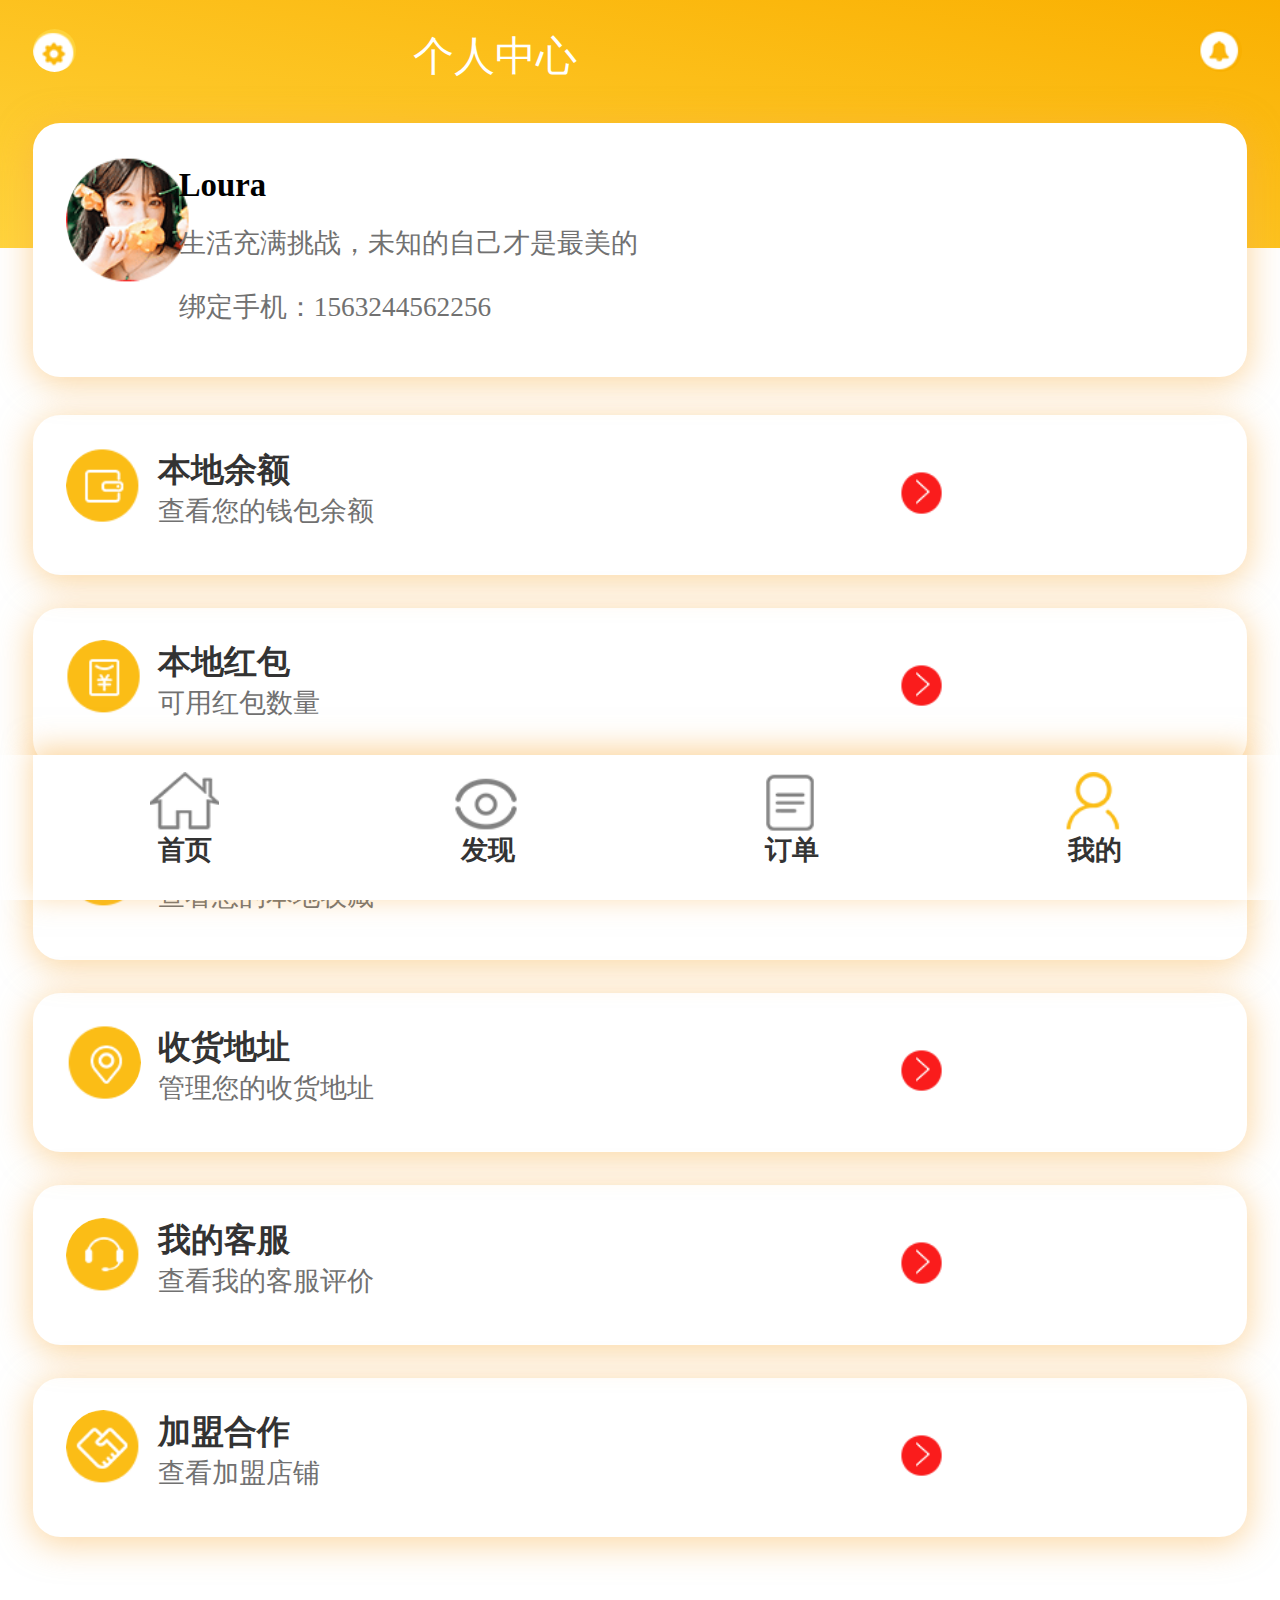
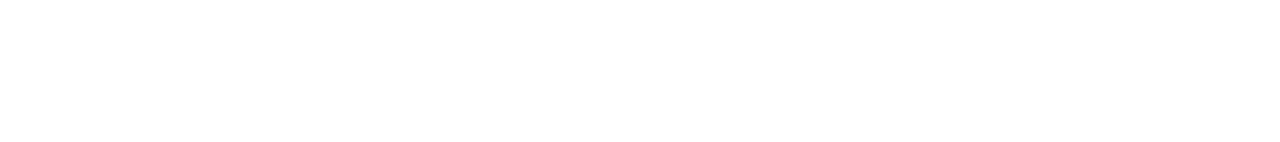
<file: user.html>
<!DOCTYPE html>
<html lang="en">
<head>
	<meta charset="UTF-8">
	<title>个人中心</title>
	<meta name="viewport" content="width=device-width,initial-scale=1.0,user-scalable=no">
	<link rel="stylesheet" href="css/media screen.css">	
	<link rel="stylesheet" href="css/user.css">
</head>
<body>
	<!-- 头部开始 -->
	<header>
		<div class="confirm">
			<div class="back">
				<img src="img/user3.png" alt="">
			</div>
			<div class="order">个人中心</div>
			<div class="set">
				<img src="img/user2.png" alt="">
			</div>
		</div>
		<div class="introduce">
			<div class="head">
				<img src="img/user-head.png" alt="">
			</div>
			<div class="sign">
				<h2>Loura</h2>
				<p>生活充满挑战，未知的自己才是最美的</p>
				<p>绑定手机：1563244562256</p>
			</div>
		</div>
	</header>
	<!-- 头部结束 -->

	<!-- 主体开始 -->
	<main>
		<ul>
			<li>
				<div class="left">
					<img src="img/user01.png" alt="">
				</div>
				<div class="right">
					<h3>本地余额</h3>
					<p>查看您的钱包余额</p>
				</div>
				<div class="arrow">
					<img src="img/user1.png" alt="">
				</div>
			</li>
			<li>
				<div class="left">
					<img src="img/user02.png" alt="">
				</div>
				<div class="right">
					<h3>本地红包</h3>
					<p>可用红包数量</p>
				</div>
				<div class="arrow">
					<img src="img/user1.png" alt="">
				</div>
			</li>
			<li>
				<div class="left">
					<img src="img/user03.png" alt="">
				</div>
				<div class="right">
					<h3>本地收藏</h3>
					<p>查看您的本地收藏</p>
				</div>
				<div class="arrow">
					<img src="img/user1.png" alt="">
				</div>
			</li>
			<li>
				<div class="left">
					<img src="img/user04.png" alt="">
				</div>
				<div class="right">
					<h3>收货地址</h3>
					<p>管理您的收货地址</p>
				</div>
				<div class="arrow">
					<img src="img/user1.png" alt="">
				</div>
			</li>
			<li>
				<div class="left">
					<img src="img/user05.png" alt="">
				</div>
				<div class="right">
					<h3>我的客服</h3>
					<p>查看我的客服评价</p>
				</div>
				<div class="arrow">
					<img src="img/user1.png" alt="">
				</div>
			</li>
			<li>
				<div class="left">
					<img src="img/user06.png" alt="">
				</div>
				<div class="right">
					<h3>加盟合作</h3>
					<p>查看加盟店铺</p>
				</div>
				<div class="arrow">
					<img src="img/user1.png" alt="">
				</div>
			</li>
		</ul>
	</main>
	<!-- 主体开始 -->

	<!-- 底部 -->
	<footer>
		<ul>
			<li>
				<a href="index.html">
				<img src="img/001.png" alt="">
				</a>
				<h5>首页</h5>

			</li>
			<li>
				<img src="img/002.png" alt="">
				<h5>发现</h5>
			</li>
			<li>
				<a href="order.html">
				<img src="img/003.png" alt="">
				</a>
				<h5>订单</h5>
			</li>
			<li>
				<img src="img/004-x.png" alt="">
				<h5>我的</h5>
			</li>
		</ul>
	</footer>
	<!-- 底部结束 -->
</body>
</html>
</file>
<file: css/media screen.css>
/*
* @Author: ZX
* @Date:   2018-08-08 11:10:33
* @Last Modified by:   ZX
* @Last Modified time: 2018-08-09 23:05:18
*/
*{
	padding: 0;
	margin: 0;
	list-style: none;
	box-sizing: border-box;
}
a{
	text-decoration: none;
}
i{
	font-style: normal;
}
/* 媒体查询 屏幕的最小宽度  一定要按顺序从小往大写*/
@media screen and (min-width: 360px){
	html{
		/* font-size: 48px; */
		/* 计算公式 */
		font-size: calc(360/750*100px);
	}
}
@media screen and (min-width: 375px){
	html{
		/* font-size: 50px; */
		font-size: calc(375/750*100px);
	}
}
@media screen and (min-width: 411px){
	html{
		font-size: calc(411/750*100px);
	}
}
@media screen and (min-width: 412px){
	html{
		/* font-size: 55px; */
		font-size: calc(412/750*100px);
	}
}
@media screen and (min-width: 414px){
	html{
		font-size: calc(414/750*100px);
	}
}
@media screen and (min-width: 750px){
	html{
		/* font-size: 100px; */
		font-size: calc(750/750*100px);
	}
}
@media screen and (min-width: 768px){
	html{
		/* font-size: 102px; */
		font-size: calc(768/750*100px);
	}
}
@media screen and (min-width: 1024px){
	html{
		font-size: calc(1024/750*100px);
	}
}
</file>
<file: css/index.css>
/*
* @Author: ZX
* @Date:   2018-08-08 11:20:02
* @Last Modified by:   ZX
* @Last Modified time: 2018-09-09 15:09:39
*/
*{
	padding: 0;
	margin: 0;
	list-style: none;
	box-sizing: border-box;
}
a{
	text-decoration: none;
}
i{
	font-style: normal;
}

header{
	width: 100%;
	height: 0.92rem;
	background:repeating-linear-gradient(to right top,#ffd43d,#fab001);
	padding: 0 0.24rem;
}
/* .container{
	width: 7.02rem;
	height: 100%;
	margin: 0 auto;
} */
header .position{
	width: 1.1rem;
	height: 100%;
	/* background: yellow; */
	float: left;
	font-size: 0.3rem;
	color: #fff;
	line-height: 0.88rem;
}
header input{
	width: 4.63rem;
	height: 0.34rem;
	background: #fff;
	border: none;
	float: left;
	outline: none;
	border-radius: 0.3rem;
	margin: 0.28rem 0 0.3rem 0;
	background-image:url("../img/serach.png");
	background-repeat: no-repeat;
	background-size: 0.25rem 0.24rem;
	background-position: 0.1rem center;
	padding-left: 0.38rem;

	
	/* 改变input中输入文字的样式 */
	font-size: 0.24rem;
	line-height: 0.45rem;
	color: #f9b305;
	
}
header .two{
	width: 0.4rem;
	height: 0.4rem;
	position: absolute;
	top: 0.24rem;
	right: 0.24rem;
	border-radius: 50%;
	background: #fff;
	font-size: 0.06rem;
	/* background-image:url("../img/two.png");
	background-repeat: no-repeat;
	background-size: 0.36rem 0.34rem; */
/* 	background-position: center center; */
}
header .two .icon-saoyisao{
	display: block;
	color: #f9b305;
	font-size: 0.24rem;
	margin-left: 0.08rem;
	margin-top: 0.08rem;
}
/* 改变input中提示性文字的样式 */
input::-webkit-input-placeholder{
	color: #e1e1e1;
	line-height: 0.45rem;
	font-size: 0.24rem;
	margin-left: 0.38rem;
}
.banner{
	width: 100%;
	height: 3.52rem;
	background: red;
}
.banner img{
	width: 100%;
	height: 3.52rem;
}
/* .banner .dots{
        width: 0.5rem;
        height: 0.1rem;
        background: pink;
        position: absolute;
        bottom: 0.2rem;
        left:0;
        right: 0;
        margin:0 auto;
} */
/* .banner .dots .dot{
        width: 0.1rem;
        height: 0.1rem;
        border-radius: 0.05rem;
        background: #fff;
        float:left;
        margin-left: 0.1rem;
    } */
/* .banner .dots.active{
        background: green;
    } */

/* .banner .dot{
    background: #fff;
} */
nav{
	width:100%;
	height: 4.2rem;
	padding: 0 0.24rem;
}
nav main{
	height: 100%; 
	/* background:  #f9b305; */
	padding: 0.24rem 0.24rem;
}
nav main ul{
	display: flex;
	justify-content: space-between;
	/* flex-wrap: wrap; */
	/* align-content: center; */
	/* align-content: space-around; */
	/* align-content: space-between; */
}
/* nav main ul li{
	width: 1.51rem;
	height: 1.8rem;
	background-color: blue;
} */
nav main ul li{
	width: 1.51rem;
	height: 1.86rem;
/* 	background: blue; */
}
nav main ul li img{
	display: block;
	width:1.51rem;
	height: 1.38rem; 
}
nav main ul li p{
	font-size: 0.22rem;
	text-align: center;
	margin-top: 0.05rem;
}
.life{
	width: 100%;
	height: 3.99rem;
}
.life .picture{
	width: 100%;
	height: 0.84rem;
}
.life .picture img{
	width: 100%;
	height: 0.84rem;
}


.life .content{
	width: 100%;
	padding: 0 0.24rem;
	margin:0.31rem 0 0.52rem 0;
	display: flex;
	/* background-color: red; */
}
.life .content .center{
	/* background: blue; */
	width: 100%;
	height: 2.32rem;
	display: flex;
}
.life .content .center .list{
	background-color: red;
	width: 3.51rem;
	height: 2.32rem;
}
.life .content .center .left img{
	width: 3.51rem;
	height:2.32rem;
}
.life .content .center .right .top{
	width: 3.51rem;
	height:1.16rem;
}
.life .content .center .right img{
	width: 3.51rem;
	height:1.16rem;
}
.hot{
	width: 100%;
	padding: 0 0.24rem 0 0.24rem;
	height: 14.67rem;
	margin-bottom: 1.34rem;
	/* background-color: red; */
}
.hot .picture{
	width: 100%;
	height: 0.84rem;
}
.hot .picture img{
	width: 100%;
	height: 0.84rem;
}
.hot .sale{
	width: 100%;
	height: 0.88rem;
	/* background-color: red; */
	display: flex;
	justify-content: space-between;
	margin-top: 0.24rem;
}
.hot .sale .box{
	width: 1.52rem;
	height: 0.46rem;
	/* background-color: blue; */
	margin-top: 0.09rem;
	border: 0.02rem solid #ffd642;
	border-radius: 0.23rem;
	font-size: 0.22rem;
	text-align: center;
	line-height: 0.46rem;
	color: #333;
}
.hot ul{
	width: 100%;
	margin-bottom: 1.02rem;
}
/* .hot ul a{
	color: #d0d0ce; 
}
.hot ul a li h5{
	color: #333; 
} */
.hot ul li{
	height: 2.35rem;
	width: 100%;
	/* background-color: red; */
	box-shadow: 0 0.04rem 0.2rem 0.01rem #ffc024;
	margin-bottom: 0.24rem;
	padding: 0.24rem 0;
	display: flex;
	flex-direction: row;


}
.hot ul li .pic{
	width: 1.32rem;
	height: 100%;
	/* background: yellow; */
	/* float: left; */
	display: flex;
	justify-content:center; 
	align-content: center;
}
.hot ul li .pic img{
	display: block;
	width: 1.32rem;
	height:1.88rem;
	margin-left: 0.02rem;
}
.hot ul li .content{
	width: 5.68rem;
	height: 1.88rem;
	/* background: red; */
/* 	float: left; */
	padding-left: 0.24rem;	
}
.hot ul li .content .haha{
	width: 100%;
	height: 0.42rem;
	display: flex;
	/* flex-direction: row; */
}
.hot ul li .content .haha  h5{
/* 	width: 100%;
	height: 0.3rem; */
	font-size: 0.3rem;
	color: #333;
	/* line-height: 0.3rem; */	
}
.hot ul li .content .haha  span{
	color: #ffd541;
	font-size: 0.3rem;
	margin-left: 0.46rem;
	line-height: 0.36rem;
}
.hot ul li .content .point{
	width:100%;
	height: 0.14rem;
	font-size: 0.12rem;
	color: #d0d0ce;
	line-height: 0.12rem;
}
.hot ul li .word{
	font-size: 0.22rem;
	color: #d0d0ce;
}
.hot ul li .price{
	font-size: 0.22rem;
	color: #d0d0ce;
}
.hot ul li .price p{
	display: inline-block;
	font-size: 0.22rem;
	color: #d0d0ce;
	margin-left: 0.2rem;
}
.hot ul li .remise{
	display: flex;
	font-size: 0.18rem;
	color: #d0d0ce;
	line-height: 0.3rem;
	/* position: relative; */
}
.hot ul li .remise .dot{
	width: 0.68rem;
	height: 0.3rem;
	border-radius: 0.12rem;
	border: 0.01rem solid #ffbd1c;
	font-size: 0.18rem;
	color: #d0d0ce;
	text-align: center;
	line-height: 0.3rem;
}
.hot ul li .remise .do{
	margin-top: 0.05rem;
}
.hot ul li .remise span{
	font-size: 0.18rem;
	color: #d0d0ce;
}
.hot ul li .remise i{
	font-size: 0.18rem;
	color: #fbbf2c;
}
.hot ul li .remise .icon-location{
	margin-left: 0.5rem;
}
.hot ul li .remise .icon-shijian{
	left: 1rem;
}

footer{
	position: fixed;
	bottom: 0;
	width: 100%;
	height: 1.06rem;
	padding: 0 0.24rem;
	background: #fff;

}
footer ul{
	width: 100%;
	height: 100%;
	/* background-color: blue; */
	display: flex;
	justify-content: space-around;
	box-shadow: 0 -0.04rem 0.2rem 0.01rem #ffc024;
}
footer ul li{
	margin-top: 0.12rem;
	height: 0.44rem;
	width: 0.5rem;
	/* background-color: yellow; */
	display: flex;
	flex-direction: column;
}
footer ul li img{
	height: 0.44rem;
	width: 0.5rem;
}
footer ul li a img{
	height: 0.44rem;
	width: 0.5rem;
	display: block;
}
footer ul li h5{
	font-size: 0.2rem;
	color: #333;
	text-align: center;
}
</file>
<file: css/choose-pay.css>
/*
* @Author: ZX
* @Date:   2018-08-12 08:32:00
* @Last Modified by:   ZX
* @Last Modified time: 2018-09-09 18:33:47
*/
*{
	padding: 0;
	margin: 0;
	list-style: none;
	box-sizing: border-box;
}
a{
	text-decoration: none;
}
i{
	font-style: normal;
}
/* 顶部开始 */
header{
	width: 100%;
	height: 5.47rem;
	background:repeating-linear-gradient(to right top,#ffd43d,#fab001);
	padding: 0 0.24rem;
	position: relative;
}
header .confirm{
	width: 100%;
	height: 0.66rem;
	/* background: red; */
	padding-top: 0.21rem;
	display: flex;
}
header .confirm .back{
	width: 2.9rem;
	height: 100%;
	/* background: blue; */
}
header .confirm .back i{
	display:block;
	font-size: 0.3rem;
	color: #fff;
	margin-top: 0.07rem;
}
header .confirm .order{
	width: calc(100% - 2.9rem);
	height: 100%;
/* 	background: yellow; */
	font-size: 0.3rem;
	color: #fff;
}
header .address{
	width: 100%;
	height: 0.56rem;
	/* background: pink; */
	padding-top: 0.22rem;
	display: flex;
	justify-content: flex-start;
}
header .address h5{
	font-size: 0.24rem;
	color: #fff;
	font-weight: lighter;
}
header .address .company{
	margin-left: 0.2rem;
	width: 0.7rem;
	height: 0.32rem;
	border-radius: 0.16rem;
	border: 0.02rem solid #fff;
	background: #fec92b;
	font-size: 0.18rem;
	color: #fff;
	text-align: center;
	line-height: 0.26rem;
}
header h3{
	font-size: 0.34rem;
	color: #fff;
	font-weight: 400;
}
header .name{
	width: 100%;
	height: 0.4rem;
	/* background: blue; */
	display: flex;
}
header .name p{
	font-size: 0.24rem;
	color: #fff;
	font-weight: lighter;
	line-height: 0.4rem;
}
header .name .tel{
	margin-left: 0.54rem;
}
header .pay-time{
	width: 100%;
	height: 1.98rem;
	background: #fff;
	margin: 0.36rem 0;
	border-radius: 0.1rem;
	padding: 0.24rem 0.24rem;
}
header .pay-time h5{
	font-size: 0.24rem;
	color: #333;
	font-weight:600;
}
header .pay-time .time{
	width: 100%;
	overflow: hidden;
	font-size: 0.2rem;
	color: red;
	text-align: right;
}
header .pay-time .overtime{
	font-size: 0.18rem;
	color: red;
}
header .pay-time .point{
	width: 100%;
	overflow: hidden;
	color: #b5b4b4;
	font-size: 0.18rem;
	line-height: 0.3rem;
}
header .pay-time .pay-method{
	padding-top: 0.1rem;
	width: 100%;
	height: 0.54rem;
	display: flex;
	justify-content: space-between;
}
header .pay-time h5{
	font-size: 0.24rem;
	color: #333;
}
header .pay-time p{
	font-size: 0.18rem;
	color: red;
}
/* 主体开始 */
header .main{
	width:7.02rem;
	height: 7.7rem;
	background: #fff;
	border-radius: 0.1rem;
	position: absolute;
	top: 4.8rem;
	padding: 0 0.24rem;
	box-shadow:  0 0.04rem 0.2rem 0.01em rgba(3, 3, 3, 0.2); 
}
header .main .false{
	width: 100%;
	height: 0.43rem;
/* 	background: pink; */
}
header .main .false h3{
	font-size: 0.24rem;
	color: #333;
	float: right;
}
header .main .choose{
	width: 100%;
	height: 0.94rem;
/* 	background: blue; */
}
header .main .choose h3{
	color: #333;
	font-size: 0.3rem;
	text-align: center;
	font-weight: 600;
}
header .main ul{
	width: 100%;
	height: 6.62rem;
/* 	background: yellow; */
	padding: 0 0.24rem;
}
header .main ul li{
	width: 100%;
	height: 1.22rem;
/* 	background: orange; */
}
header .main ul li .point{
	width: 100%;
	overflow: hidden;
	font-size: 0.18rem;
	color: #b7b7b7;
	line-height: 0.12rem;
}
header .main ul li .box{
	width: 100%;
	height: 1.1rem;
/* 	background: pink; */
	display: flex;
}
header .main ul li .box .pic{
	width: 0.87rem;
	height: 100%;
/* 	background: red; */
	padding: 0.24rem 0.24rem 0.24rem 0;
}
header .main ul li .box .pic img{
	width: 0.69rem;
	height: 0.69rem;
	display: block;
	border-radius: 0.35rem;
}
header .main ul li .box .center{
	width: 4.88rem;
	height: 100%;
/* 	background: yellow; */
}
header .main ul li .box .center h3{
	font-size: 0.24rem;
	color: #333;
	line-height: 1.1rem;
	font-weight: 600;
}
header .main ul li .box .right{
	width: 0.6rem;
	height: 100%;
/* 	background: green; */
}
header .main ul li .box .right img{
	display: block;
	width: 0.4rem;
	height: 0.4rem;
	border-radius: 0.2rem;
	margin-top: 0.35rem;
}
</file>
<file: css/confirm order.css>
/*
* @Author: ZX
* @Date:   2018-08-09 22:30:08
* @Last Modified by:   ZX
* @Last Modified time: 2018-09-09 18:15:47
*/
*{
	padding: 0;
	margin: 0;
	list-style: none;
	box-sizing: border-box;
}
a{
	text-decoration: none;
}
i{
	font-style: normal;
}
html,body{
	width: 100%;
	height: 100%;
}
/* 顶部开始 */
header{
	width: 100%;
	height: 5.47rem;
	background:repeating-linear-gradient(to right top,#ffd43d,#fab001);
	padding: 0 0.24rem;
	position: relative;
}
header .confirm{
	width: 100%;
	height: 0.66rem;
	/* background: red; */
	padding-top: 0.21rem;
	display: flex;
}
header .confirm .back{
	width: 2.9rem;
	height: 100%;
	/* background: blue; */
}
header .confirm .back i{
	display:block;
	font-size: 0.3rem;
	color: #fff;
	margin-top: 0.07rem;
}
header .confirm .order{
	width: calc(100% - 2.9rem);
	height: 100%;
/* 	background: yellow; */
	font-size: 0.3rem;
	color: #fff;
}
header .address{
	width: 100%;
	height: 0.56rem;
	/* background: pink; */
	padding-top: 0.22rem;
	display: flex;
	justify-content: flex-start;
}
header .address h5{
	font-size: 0.24rem;
	color: #fff;
	font-weight: lighter;
}
header .address .company{
	margin-left: 0.2rem;
	width: 0.7rem;
	height: 0.32rem;
	border-radius: 0.16rem;
	border: 0.02rem solid #fff;
	background: #fec92b;
	font-size: 0.18rem;
	color: #fff;
	text-align: center;
	line-height: 0.26rem;
}
header h3{
	font-size: 0.34rem;
	color: #fff;
	font-weight: 400;
}
header .name{
	width: 100%;
	height: 0.4rem;
	/* background: blue; */
	display: flex;
}
header .name p{
	font-size: 0.24rem;
	color: #fff;
	font-weight: lighter;
	line-height: 0.4rem;
}
header .name .tel{
	margin-left: 0.54rem;
}
header .pay-time{
	width: 100%;
	height: 1.98rem;
	background: #fff;
	margin: 0.36rem 0;
	border-radius: 0.1rem;
	padding: 0.24rem 0.24rem;
}
header .pay-time h5{
	font-size: 0.24rem;
	color: #333;
	font-weight:600;
}
header .pay-time .time{
	width: 100%;
	font-size: 0.2rem;
	color: red;
	text-align: right;
}
header .pay-time .overtime{
	font-size: 0.18rem;
	color: red;
}
header .pay-time .point{
	color: #b5b4b4;
	font-size: 0.18rem;
	line-height: 0.3rem;
	width: 100%;
	overflow: hidden;

}
header .pay-time .pay-method{
	padding-top: 0.1rem;
	width: 100%;
	height: 0.54rem;
	display: flex;
	justify-content: space-between;
}
header .pay-time h5{
	font-size: 0.24rem;
	color: #333;
}
header .pay-time p{
	font-size: 0.18rem;
	color: red;
}

/* 主体开始 */
header .center{
	width: 7.02rem;
	height: 8.54rem;
	background: #fff;
	border-radius: 0.1rem;
	position: absolute;
	top: 4.8rem;
	padding: 0 0.24rem;
	box-shadow:  0 0.04rem 0.2rem 0.01em rgba(3, 3, 3, 0.2); 
}
header .center .shop-name{
	width: 100%;
	height: 1rem;
	/* background: #fff; */
	padding-top: 0.48rem;
}
header .center .shop-name h3{
	font-size: 0.24rem;
	color: #000;
	font-weight: lighter;
}
header .center .shop-name h3 span{
	font-weight: 400;	
}
header .center .shop-name p{
	font-size: 0.18rem;
	color: #b5b4b4; 
	width: 100%;
	overflow: hidden;
}
header .center .menu{
	width: 100%;
	height:5.55rem;
	background: #fff;
}
header .center .menu ul li{
	height: 1.85rem;
	width: 100%;
	/* border-bottom: 0.01rem solid #000; */
	padding: 0.24rem 0.24rem;
	display: flex;
}
header .center .menu ul li .one{
	width: 1.27rem;
	height: 1.27rem;
	/* background: yellow; */
}
header .center .menu ul li .two{
	width: 3.8rem;
	height: 1.27rem;
	/* background: blue; */
	padding: 0.47rem 0 0.47rem 0;
	display: flex;
	font-size: 0.2rem;
	color: #333;
}
header .center .menu ul li .two h3{
	color: #333;
	font-size: 0.24rem;
	display: block;
	margin-left: 0.24rem;
}
header .center .menu ul li .three{
	width: 1.74rem;
	height: 1.27rem;
	/* background: green; */
	padding: 0.47rem 0 0.47rem 0;
	color: red;
	display: flex;

}
header .center .menu ul li .one img{
	width: 1.27rem;
	height: 1.27rem;
	border-radius: 50%;
}
header .center .menu ul li .two img{
	width: 0.32rem;
	height: 0.32rem;
	margin: 0 0.24rem;
}
header .center .menu ul li .three p{
	font-size: 0.3rem;
	font-weight: bold;
}
header .center .menu ul li .three span{
	font-size: 0.18rem;
	line-height: 0.5rem;
	font-weight: 600;
}
header .center .bottom{
	height: 2rem;
	width: 100%;
/* 	background: green; */
}
header .center .bottom p{
	font-size: 0.18rem;
	color: #b5b4b4; 	
}
header .center .bottom .over{
	width: 100%;
	overflow: hidden;
}
header .center .bottom .bag{
	padding:0.2rem 0;
	display: flex;
	justify-content: space-between;
}
header .center .bottom h3{
	font-size: 0.2rem;
	color: #333;
}
header .center .bottom .bag p{
	color: #6e6e6e;
	font-size: 0.2rem;
}
header .center .bottom .bag p span{
	color: red;
	font-size: 0.2rem;
}
header .center .bottom .num{
	padding:0.2rem 0;
	display: flex;
	justify-content: space-between;
}
header .center .bottom .num p{
	font-size: 0.3rem;
	color: red;
}
header .center .bottom .num span{
	font-size: 0.18rem;
	color: red;
}
/* 主体结束 */
/* 顶部结束 */

/* 底部开始 */
.floor{
	width: 100%;
	height: 1.8rem;
	padding: 0 0.24rem;
	margin-top: 8.5rem;
	margin-bottom: 1.2rem;
}
.floor .box{
	width: 100%;
	height: 100%;
	padding: 0 0.24rem;
	border-radius: 0.1rem;
	box-shadow:  0 0.04rem 0.2rem 0.01em rgba(3, 3, 3, 0.2);  
	/* background: #fff; */
}
.floor .box p{
	font-size: 0.18rem;
	color: #b5b4b4; 
	
}
.floor .box .over{
	width: 100%;
	overflow: hidden;
}
.floor .box .bag{
	padding:0.3rem 0 0.2rem;
	display: flex;
	justify-content: space-between;
}
.floor .box h3{
	font-size: 0.2rem;
	color: #333;
}
.floor .box .bag p{
	color: #6e6e6e;
	font-size: 0.2rem;
}
.floor .box .bag p span{
	color: red;
	font-size: 0.2rem;
}
.floor .box .num{
	padding:0.2rem 0;
	display: flex;
	justify-content: space-between;
}
.floor .box .num span{
	font-size: 0.18rem;
	color: red;
}
/* 底部结束 */

/* 最底部开始 */
footer{
	width: 7.02rem;
	height: 0.88rem;
	background: #fff;
	margin-top: 0.38rem;
	margin-left:0.24rem;
	position: fixed;
	bottom: 0;
	left: 0;
	padding: 0 0.24rem;
	box-shadow:  0 0.04rem 0.2rem 0.05em rgba(3, 3, 3, 0.2); 
	display: flex;
}
footer .close{
	width: 5.06rem;
	height: 100%;
/* 	background: yellow; */
	display: flex;
	padding:0.26rem 0;

}
footer .close h3{
	font-size: 0.3rem;
	color: red;
}
footer .close p{
	padding-top: 0.1rem;
	display: block;
	color: red;
	font-size: 0.18rem;
}
footer .pay{
	padding: 0.1rem 0;
}
footer .pay .corner{
	width: 1.52rem;
	height: 0.58rem;
	border: 0.02rem solid #ffff00;
	border-radius: 0.29rem;
	background: #fab001;
	font-size: 0.24rem;
	color: #fff;
	text-align: center;
	line-height: 0.58rem;
}
/* 最底部结束 */
.main{
	width:7.02rem;
	height: 7.7rem;
	background: #fff;
	border-radius: 0.1rem;
	position: absolute;
	top: 4.8rem;
	left: 0.24rem;
	padding: 0 0.24rem;
	box-shadow:  0 0.04rem 0.2rem 0.01em rgba(3, 3, 3, 0.2); 
	display: none;
}
.main .false{
	width: 100%;
	height: 0.43rem;
/* 	background: pink; */
}
.main .false h3{
	font-size: 0.24rem;
	color: #333;
	float: right;
}
.main .choose{
	width: 100%;
	height: 0.94rem;
/* 	background: blue; */
}
.main .choose h3{
	color: #333;
	font-size: 0.3rem;
	text-align: center;
	font-weight: 600;
}
.main ul{
	width: 100%;
	height: 6.62rem;
/* 	background: yellow; */
	padding: 0 0.24rem;
}
.main ul li{
	width: 100%;
	height: 1.22rem;
/* 	background: orange; */
}
.main ul li .point{
	font-size: 0.18rem;
	color: #b7b7b7;
	line-height: 0.12rem;
	width: 100%;
	overflow: hidden;
}
.main ul li .box{
	width: 100%;
	height: 1.1rem;
/* 	background: pink; */
	display: flex;
}
.main ul li .box .pic{
	width: 0.87rem;
	height: 100%;
/* 	background: red; */
	padding: 0.24rem 0.24rem 0.24rem 0;
}
.main ul li .box .pic img{
	width: 0.69rem;
	height: 0.69rem;
	display: block;
	border-radius: 0.35rem;
}
.main ul li .box .center{
	width: 4.88rem;
	height: 100%;
/* 	background: yellow; */
}
.main ul li .box .center h3{
	font-size: 0.24rem;
	color: #333;
	line-height: 1.1rem;
	font-weight: 600;
}
.main ul li .box .right{
	width: 0.6rem;
	height: 100%;
/* 	background: green; */
}
.main ul li .box .right img{
	display: block;
	width: 0.4rem;
	height: 0.4rem;
	border-radius: 0.2rem;
	margin-top: 0.35rem;
}
</file>
<file: css/enter.css>
/*
* @Author: ZX
* @Date:   2018-08-14 10:02:31
* @Last Modified by:   ZX
* @Last Modified time: 2018-09-14 01:21:16
*/

*{
	padding: 0;
	margin: 0;
	list-style: none;
	box-sizing: border-box;
}
a{
	text-decoration: none;
}
i{
	font-style: normal;
}
body,html{
	width: 100%;
	height: 100%;
	background-image: url('../img/enter-background.png');
	background-size: cover;
	background-repeat: no-repeat;
}
/* 顶部开始 */
header{
	width: 100%;
	height:0.98rem;
	padding-top: 0.3rem;
	/* background: red; */
	display: flex;
}
header .left{
	width: 5.25rem;
	height: 0.68rem;
	/* background: yellow; */
}
header .left i{
	font-size: 0.3rem;
	color: #fff;
	display: block;
	padding-left: 0.24rem;
}
header .right{
	width: calc(100% - 5.25rem);
	height: 100%;
	/* background: blue; */
	padding-right: 0.48rem;
}
header .right button{
	display: block;
	width: 1.78rem;
	height: 0.68rem;
	background: #fbbc15;
	border-radius: 0.34rem;
	font-size: 0.34rem;
	text-align: center;
	border: none;	
	color: #fff;
	outline: none;
}
/* 顶部结束 */
/* 头像开始 */
.name{
	width: 100%;
	padding-top: 2rem;
	/* background: blue; */
	font-size: 0.28rem;
	text-align: center;
	color: #f9b001;
	margin-bottom: 0.1rem;
}
.head{
	width: 100%;
	height: 2.46rem;
	/* background:red;  */
	position: relative;
}
.head img{
	width: 2.43rem;
	height: 2.43rem;
	display: block;
	margin: 0 auto;
	border-radius: 1.22rem;
}
.head .inside{
	width: 1.77rem;
	height: 1.77rem;
	display: block;
	position: absolute;
	top:0;
	left:0;
	right: 0;
	bottom: 0;
	margin: auto;
}

/* 头像结束 */
/* 主体开始 */
main{
	width: 100%;
	height: 4.16rem;
	/* background: red; */
	padding: 0.24rem 0.48rem 0;
}
main .center{
	width: 100%;
	height: 100%;
	/* background: green; */
}
main .center .top{
	width: 100%;
	height: 1.03rem;
	/* background: yellow; */
	padding-top: 0.2rem;
}
main .center .top .connet{
	width: 100%;
	height: 0.22rem;
	display: flex;
	position: relative;
}
main .center .top .connet img{
	width: 0.46rem;
	height: 0.21rem;
	display: block;
	margin-right: 0.14rem;
}
main .center .top .connet .user{
	width: 2.86rem;
	height: 0.36rem;
	position: absolute;
	right: 0;
	display: none;
}

main .center .top .connet h3{
	font-size: 0.24rem;
	color:#f9b001; 
}
main .center .top .bottom{
	width: 100%;
	height: 0.67rem;
	/* background: blue; */
	padding-top: 0.25rem;
	display: flex;
}
main .center .top .bottom .left{
	display: flex;
}
main .center .top .bottom .left img{
	width: 0.41rem;
	height: 0.41rem;
	display: block;
	border-radius: 0.22rem;
}
main .center .top .bottom .left input{
	width: 3rem;
	height: 100%;
	display: block;
	outline: none;
	border: none;
	border-bottom: 0.02rem solid #d3d0d0;
} 
main .center .top .bottom .left .discover{
	display: none;
}
main .center .top .bottom .left h3{
	font-size: 0.18rem;
	color: #f9b001; 
	line-height: 0.41rem;
}
main .center .point{
	margin-top: 0.44rem;
	font-size: 0.18rem;
	color: #cececf;
	width: 100%;
	overflow: hidden;
}
main .center .last{
	width: 100%;
	height: 0.6rem;
/* 	background: orange; */
	margin-top: 0.46rem;
}
main .center .last .left{
	display: flex;
}
main .center .last .left img{
	width: 0.41rem;
	height: 0.41rem;
	display: block;
	border-radius: 0.22rem;
}
main .center .last .left h3{
	font-size: 0.24rem;
	color:#f9b001;
	margin-left: 0.2rem;
}
/* 主体结束 */
/* 登录按钮 */
.logon button{
	display: block;
	width: 1.78rem;
	height: 0.68rem;
	background: #777777;
	border-radius: 0.34rem;
	font-size: 0.34rem;
	text-align: center;
	border: none;	
	color: #fff;
	outline: none;
	margin: 0 auto;
}
/* 登录按钮 */
/* 第三方登录 */
.use{
	width: 100%;
	height: 0.4rem;
	/* background-color: green; */
	padding: 0 1.81rem;
	margin-top: 0.4rem;
}
.use .box{
	width: 100%;
	height: 100%;
	/* background-color: red; */
	display: flex;
}
.use .box .left img{
	width: 0.4rem;
	height: 0.1rem;
	display: block;
	margin-top: 0.15rem;
}
.use .box .center{
	width: 3.8rem;
	height: 100%;
	/* background-color: yellow; */
	font-size: 0.26rem;
	color: #333;
	text-align: center;
	line-height: 0.4rem;
}
.use .box .right img{
	width: 0.4rem;
	height: 0.1rem;
	display: block;
	margin-top: 0.15rem;
	margin-left: 0;
}
/* 第三方登录 */
/* 底部 */
footer{
	width: 100%;
	padding: 0.67rem 0 0.55rem;
	/* background: red; */
}
footer .box{
	width: 100%;
	display: flex;
	justify-content: space-around;
	padding: 0 1.8rem;
}
footer .box img{
	width: 0.58rem;
	height: 0.58rem;
	display: block;
	border-radius: 0.29rem;
}
</file>
<file: css/finger.css>
/*
* @Author: ZX
* @Date:   2018-08-14 18:11:36
* @Last Modified by:   ZX
* @Last Modified time: 2018-08-14 18:45:53
*/
*{
	padding: 0;
	margin: 0;
	list-style: none;
	box-sizing: border-box;
}
a{
	text-decoration: none;
}
i{
	font-style: normal;
}
/* 顶部开始 */
header{
	width: 100%;
	height: 1.82rem;
	background:repeating-linear-gradient(to right top,#ffd43d,#fab001);
	padding: 0 0.24rem;
	margin-bottom: 0.24rem;
}
header .confirm{
	width: 100%;
	height: 0.66rem;
	/* background: red; */
	padding-top: 0.45rem;
	display: flex;

}
header .confirm .back{
	width: 2.9rem;
	height: 100%;
	/* background: blue; */
}
header .confirm .back i{
	display:block;
	font-size: 0.3rem;
	color: #fff;
	margin-top: 0.07rem;
}
header .confirm .order{
	width: calc(100% - 2.9rem);
	height: 100%;
/* 	background: yellow; */
	font-size: 0.3rem;
	color: #fff;
}
header .pay{
	width: 100%;
	height: 1.37rem;
	border-radius: 0.1rem;
	background:#fff;
	box-shadow:  0 0.04rem 0.02rem 0.02em rgba(3, 3, 3, 0.1);
	padding: 0.42rem 0.49rem 0.53rem 0.37rem; 
	margin-top: 0.6rem;
}
header .pay .box{
	width: 6.15rem;
	height: 0.44rem;
	/* background-color: red; */
	display: flex;
}
header .pay .box .left{
	width: 0.66rem;
	height: 100%;
	/* background-color: pink; */
}
header .pay .box .left img{
	width: 0.42rem;
	height: 0.42rem;
	display: block;
}
header .pay .box .center{
	width: 4.37rem;
	height: 100%;
	/* background-color: yellow; */
	font-size: 0.28rem;
	color:  #333;
}
header .pay .box .right{
	width: 1.12rem;
	height: 100%;
	background-color: #fff;
	font-size: 0.28rem;
	color: red;
}
header .pay .box .right span{
	font-size: 0.18rem;
}
/* 顶部结束 */

/* 银行卡 开始*/
.bank{
	margin: 1.3rem 0 0.4rem;
	width: 100%;
	height: 3.58rem;
	padding: 0 0.75rem;
	position: relative;
}
.bank img{
	width: 6rem;
	height: 3.58rem;
	display: block;
	border-radius: 0.2rem;
}
.bank .num{width: 3.82rem;
	height: 0.28rem;
	/* background-color: red; */
	position: absolute;
	bottom: 1.2em;
	left: 2.6em;
	display: flex;
	
}
.bank .num .min-left{
	font-size: 0.28rem;
	color: #fff;
	margin-right: 0.35rem;
}
.bank .num .left{
	font-size: 0.28rem;
	color: #b99f67;
	margin-right: 0.35rem;
}
.bank .num .center{
	font-size: 0.28rem;
	color: #b99f67;
	margin-right: 0.35rem;
}
.bank .num .right{
	font-size: 0.28rem;
	color: #fff;
}
/* 银行卡结束 */

/* 密码验证开始 */
.use{
	width: 100%;
	height: 0.4rem;
	/* background-color: green; */
	padding: 0 1.81rem;
}
.use .box{
	width: 100%;
	height: 100%;
	/* background-color: red; */
	display: flex;
}
.use .box .left img{
	width: 0.4rem;
	height: 0.1rem;
	display: block;
	margin-top: 0.15rem;
}
.use .box .center{
	width: 3.8rem;
	height: 100%;
	/* background-color: yellow; */
	font-size: 0.26rem;
	color: #333;
	text-align: center;
	line-height: 0.4rem;
}
.use .box .right img{
	width: 0.4rem;
	height: 0.1rem;
	display: block;
	margin-top: 0.15rem;
	margin-left: 0;
}
/* 密码验证结束 */

/*  密码输入开始*/
.graph img{
	width: 4.11rem;
	height: 3.79rem;
	display: block;
	margin: 0.5rem auto 0.1rem;
}
.graph h3{
	font-size: 0.3rem;
	color: #fe2525;
	text-align: center;
	font-weight: 400;
	line-height: 0.3rem;

}
</file>
<file: css/goods.css>
/*
* @Author: ZX
* @Date:   2018-08-11 15:33:31
* @Last Modified by:   ZX
* @Last Modified time: 2018-08-12 01:28:03
*/
*{
	padding: 0;
	margin: 0;
	list-style: none;
	box-sizing: border-box;
}
a{
	text-decoration: none;
}
i{
	font-style: normal;
}
/* 顶部开始 */
header{
	width: 100%;
	height: 0.88rem;
	background:repeating-linear-gradient(to right top,#ffd43d,#fab001);
	padding:0 0.24rem;
}
header .top{
	width: 100%;
	height: 0.73rem;
	/* background: green; */
	padding: 0 0.24rem;
	display: flex;
}
header .top .left{
	width: 3.02rem;
	height: 100%;
	/* background: yellow; */
	padding-left: 0.1rem;
}
header .top .left i{
	font-size: 0.3rem;
	color: #fff;
	display: block;
	margin: 0.25rem 0 0.08rem 0;
}
header .top .center{
	width: 3.15rem;
	height: 100%;
	/* background: blue; */
	font-size: 0.3rem;
	color: #fff;
}
header .top .center p{
	font-size: 0.3rem;
	color: #fff;
	margin: 0.25rem 0 0.08rem 0;
}
header .top .right{
	width: 1.15rem;
	height: 100%;
	/* background: #333; */
	display: flex;
	justify-content: space-between;
	padding-right: 0.1rem;

}
header .top .right i{
	font-size: 0.35rem;
	color: #fff;
	display: block;
	margin: 0.25rem 0 0.08rem 0;

}
/* 顶部结束 */

/* 背景图开始 */
.background{
	width: 100%;
	height: 3.55rem;
	/* background: red; */
	padding: 0.24rem 0.24rem;
}
.background img{
	width: 7.02rem;
	height: 3.07rem;
	border-radius: 0.1rem;
}

/* 背景图结束 */

/* 商品介绍开始 */
.introduce{
	width: 100%;
	height: 2.8rem;
	/* background: blue; */
	padding: 0 0.24rem;
}
.introduce .name{
	width: 100%;
	height: 0.4rem;
	/* background: pink; */
	display: flex;
}
.introduce .name h3{
	width: 2.89rem;
	height: 100%;
	/* background: green; */
	font-size: 0.3rem;
	line-height: 0.3rem;
	color: #333；
}
.introduce .name .remise{
	width: 1.03rem;
	height: 100%;
	/* background: orange; */
}
.introduce .name .remise .sell{
	width: 0.82rem;
	height:0.3rem;
	background-color: #fff;
	border-radius: 0.15rem;
	border: 0.02rem solid red;
	font-size: 0.2rem;
	color: #fab407;
	text-align: center;
}
.introduce .name .limit{
	width: 3.12rem;
	height: 100%;
	/* background: yellow; */
}
.introduce .name .limit .buy{
	width: 1.68rem;
	height: 0.3rem;
	background-color: #fff;
	border-radius: 0.15rem;
	border: 0.02rem solid red;
	font-size: 0.2rem;
	color: #fab407;
	text-align: center;
}
.introduce .point{
	line-height: 0.1rem;
}
.introduce .point p{
	font-size: 0.18rem;
	color: #9d9d9d;
}
.introduce .en-name{
	width: 100%;
	height: 0.5rem;
	/* background: red; */
	font-size: 0.3rem;
	color: #333;
	font-weight: bold;
}
.introduce .evaluate{
	width: 100%;
	height: 0.48rem;
	/* background: pink; */
	padding-bottom: 0.18rem;
	display: flex;
}
.introduce .evaluate .star{
	width: 2.12rem;
	height: 100%;
	/* background: #fff; */
	font-size: 0.35rem;
	color:  #fdd841;	
	line-height: 0.22rem;
}
.introduce .evaluate .grade{
	width: 3.5rem;
	height: 100%;
	/* background: yellow; */
}
.introduce .evaluate .grade .mark{
	width: 0.64rem;
	height: 100%;
	background: #fff;
	border: 0.02rem solid #fdd841;
	border-radius: 0.15rem;
	font-size: 0.18rem;
	color: #fdd841;
	text-align: center;
}
.introduce .evaluate .price{
	width: 1.41rem;
	height: 100%;
/* 	background: green; */
}
.introduce .evaluate .price p{
	font-size: 0.24rem;
	color: red;
}
.introduce .evaluate .price p span{
	font-size: 0.18rem;
	color: red;
}
.introduce .dosing-name{
	height: 0.52rem;
	padding-bottom: 0.27rem;
	/* background: yellow; */
}
.introduce .dosing-name h3{
	font-size: 0.24rem;
	color: #333;
}
.introduce .dosing{
	width: 100%;
	height: 0.66rem;
	/* background: pink; */
}
.introduce .dosing{
	font-size: 0.22rem;
	color: #898989;
	font-weight: 400；

}
/* 商品介绍结束 */

/* 买家评价开始 */
.buyer{
	width: 100%;
	height: 2.29rem;
	padding: 0 0.24rem 0.24rem;
	/* background: red; */
}
.buyer .member{
	width: 100%;
	height: 0.35rem;
	/* background: yellow; */
	display: flex;
}
.buyer .member h3{
	width: 3.29rem;
	height: 100%;
	/* background: pink; */
	font-size: 0.24rem;
	color: #333;
	line-height: 0.24rem;
}
.buyer .member p{
	width: 2.56rem;
	height: 100%;
	/* background: blue; */
	font-size: 0.18rem;
	color: #7a7a7a;
	font-weight: 600;
	line-height: 0.5rem;
}
.buyer .member .check{
	width: 1.19rem;
	height: 100%;
	/* background: green; */
}
.buyer .member .check .log{
	width: 1.19rem;
	height: 0.45rem;
	background: #fab30b;
	border-radius: 0.24rem;
	margin-top: -0.1rem;
	font-size: 0.2rem;
	text-align: center;
	color: #fff;
	line-height: 0.45rem;
}
.buyer .center{
	width: 100%;
	height: 1.06rem;
/* 	background: yellow; */
	padding: 0.24rem 0 0.1rem;
	display: flex;
}
.buyer .center .left{
	width: 0.95rem;
	height: 0.74rem;
/* 	background: pink; */
	padding-right: 0.24rem;
}
.buyer .center .left img{
	display: block;
	width: 0.74rem;
	height: 0.74rem;
	border-radius: 0.37rem;
}
.buyer .center .right{
	width: 6.08rem;
	height: 100%;
/* 	background: green; */
}
.buyer .center .right h3{
	font-size: 0.22rem;
	color:#9c9c9c; 
}
.buyer .center .right p{
	font-size: 0.20rem;
	color:#9c9c9c;
}
.buyer .word{
	width: 100%;
	height: 0.65rem;
	background: #dfdfdf;
	border-radius: 0.1rem;
	line-height: 0.65rem;
	padding-left: 0.1rem;
}
.buyer .word h3{
	font-size: 0.18rem;
	color: #333;
	font-weight: 600;
}
/* 买家评价结束 */

/* 卖家推荐开始 */
.recommend{
	width: 100%;
	height: 8.54rem;
	/* background: red; */
	padding: 0 0.24rem;
	margin-bottom: 1rem;
}
.recommend .seller{
	width: 100%;
	height: 0.64rem;
	/* background: pink; */
	padding-bottom: 0.38rem;
}
.recommend .seller h3{
	font-size: 0.24rem;
	color: #333;
}
.recommend .main{
	width: 100%;
	height: 7.9rem;
	/* background: yellow; */
}
.recommend .main ul li{
	width: 3.39rem;
	height: 3.72rem;
	/* background: blue; */
	float: left;
	margin-bottom: 0.24rem;
	border-radius: 0.2rem;
	box-shadow:  0 0.04rem 0.2rem 0.01em rgba(250, 180, 7, 0.2); 
}
.recommend .main ul li:nth-child(2n+1){
	margin-right:0.24rem;
}
.recommend .main ul li .one{
	width: 100%;
	height: 2.3rem;
	/* background: pink; */
	border-radius: 0.2rem  0.2rem 0 0;
}
.recommend .main ul li .one img{
	width: 3.39rem;
	height: 2.3rem;
	border-radius:0.2rem  0.2rem 0 0;
}
.recommend .main ul li .two{
	width: 3.39rem;
	height: 1.42rem;
	/* background: green; */
	text-align: center;
}
.recommend .main ul li .two h3{
	padding: 0.21rem 0 0.13rem;
	font-size: 0.24rem;
	line-height: 0.24rem;
	color: #333;
}
.recommend .main ul li .two p{
	padding-bottom: 0.21rem;
	font-size: 0.18rem;
	line-height: 0.18rem;
	color: #bfbfbf;
}
.recommend .main ul li .two h2{
	font-size: 0.3rem;
	color: red;
	line-height: 0.18rem;
}
.recommend .main ul li .two h2 span{
	font-size: 0.18rem;
	color: red;
}
/* 卖家推荐结束 */

/* 底部开始 */
footer{
	width: 7.02rem;
	height: 0.88rem;
	margin-left: 0.24rem;
	position: fixed;
	bottom: 0;
	left: 0;
	background: #fff;
	display: flex;
	box-shadow:  0 0.04rem 0.2rem 0.05em rgba(3, 3, 3, 0.2); 
}
footer .shop{
	width: 1.01rem;
	height: 100%;
	position: relative;
}
footer .shop .pp{
	width: 0.7rem;
	height: 0.7rem;
	background: #adadad;
	border-radius: 0.35rem;
	font-size: 0.24rem;
	position: absolute;
	top: -0.25rem;
	left: 0.1rem;

}
footer .shop .pp i{
	display: block;
	font-size: 0.4rem;
	color: #fff;
	text-align: center;
	line-height: 0.7rem;
}
footer .buy{
	width: 3.57rem;
	height: 100%;
	/* background: blue; */
}
footer .buy p{
	font-size: 0.24rem;
	color: #9e9e9e;
}
footer .pay{
	width: 2.44rem;
	height: 100%;
	background: #484848;
	font-size: 0.28rem;
	color: #fff;
	text-align: center;
	line-height: 0.88rem;
}
/* 底部结束 */
</file>
<file: css/order-detai.css>
/*
* @Author: ZX
* @Date:   2018-08-12 10:28:12
* @Last Modified by:   ZX
* @Last Modified time: 2018-08-12 11:52:54
*/
*{
	padding: 0;
	margin: 0;
	list-style: none;
	box-sizing: border-box;
}
a{
	text-decoration: none;
}
i{
	font-style: normal;
}
body,html{
	width: 100%;
	height: 100%;
	overflow: hidden;
}

/* 顶部开始 */
header{
	width: 100%;
	height: 2.95rem;
	background:repeating-linear-gradient(to right top,#ffd43d,#fab001);
	position: fixed;
	top: 0;
	left: 0;
	padding:0 0.24rem;
}
header .top{
	width: 100%;
	height: 0.73rem;
	/* background: green; */
	padding: 0 0.24rem;
	display: flex;
}
header .top .left{
	width: 2.3rem;
	height: 100%;
	/* background: yellow; */
	padding-left: 0.1rem;
}
header .top .left i{
	font-size: 0.3rem;
	color: #fff;
	display: block;
	margin: 0.25rem 0 0.08rem 0;
}
header .top .center{
	width: 3.59rem;
	height: 100%;
	/* background: blue; */
	font-size: 0.3rem;
	color: #fff;
}
header .top .center p{
	font-size: 0.3rem;
	color: #fff;
	margin: 0.25rem 0 0.08rem 0;
}
header .top .right{
	width: 1.15rem;
	height: 100%;
	/* background: #333; */
	display: flex;
	justify-content: space-between;
	padding-right: 0.1rem;

}
header .top .right i{
	font-size: 0.3rem;
	color: #fff;
	display: block;
	margin: 0.25rem 0 0.08rem 0;

}
header .vue{
	width: 100%;
	height: 2.23rem;
	padding: 0 0.24rem;
	display: flex;
}
header .vue .picture{
	width: 2.3rem;
	height: 100%;
	padding: 0 0.19rem 0.47rem 0.34rem;
	/* background-color: red; */
}
header .vue .picture img{
	width: 1.78rem;
	height: 1.78rem;
	border-radius: 50%;
}
header .vue .word{
	width: calc(100% - 2.3rem);
	height: 100%;
	background: yellow;
	padding-top: 0.1rem;
}
header .vue .content p{
	font-size: 0.24rem;
	color: #fff;
}
header .vue .content .star{
	width: 100%;
	height: 0.49rem;
	/* background: red; */
	padding: 0.08rem 0 0.12rem;
	display: flex;
}
header .vue .content .star p{
	font-size: 0.24rem;
	color: #fff;
	line-height: 0.28rem;
}
header .vue .content .star .num{
	height: 100%;
	width: 0.58rem;
	background: #fff;
	margin-left: 0.26rem;
	border-radius: 0.29rem;
	font-size: 0.18rem;
	color: #fbb80f;
	text-align: center;
	line-height: 0.28rem;
}
header .vue .content .remise{
	height: 0.36rem;
	width: 100%;
	/* background: pink; */
	padding-bottom: 0.06rem;
	display: flex;
}
header .vue .content .remise .num{
	height: 100%;
	width: 0.58rem;
	background: #fff;
	border-radius: 0.29rem;
	font-size: 0.18rem;
	color: #fbb80f;
	text-align: center;
	line-height: 0.28rem;
}
header .vue .content .remis p{
	font-size: 0.18rem;
	color: #fff;
	line-height: 0.28rem;
}
header .vue .content .remise .num1{
	margin-right: 0.15rem;
}
/* 顶部结束 */

/* 主体开始 */
main{
	width: 100%;
	height: 100%;
	/* background-color: yellow; */
	margin-top: 2.95rem;
	margin-bottom: 0.88rem;
}
main .list{
	width: 2.28rem;
	height: 6.23rem;
	background:#ededed;
	float: left;
}
main .list ul li{
	width: 100%;
	height: 1.25rem;
	background-color: #ededed;
	font-size: 0.28rem;
	color: #333;
	text-align: center;
	line-height: 1.25rem;
}
main .list ul li:nth-child(3){
	color: #fab406;
	background-color: #fff;
}
main .content{
	width: calc(100% - 2.28rem);
	height: calc(100% - 3.83rem);
	/* background-color: blue; */
	float: left;
	overflow: scroll;
	overflow-x:hidden; 
	overflow-y:scroll;
}
main .content ul li{
	width: 4.8rem;
	height: 1.67rem;
	/* background-color: #333; */
	box-shadow:  0 0.04rem 0.25rem 0.01em rgba(250, 175, 70, 0.5);
	margin: 0.24rem auto 0.1rem;
	padding: 0.24rem 0 0.24rem 0.24rem;
	display: flex;
	position: relative;
}
main .content ul li .left{
	width: 1.14rem;
	height: 1.18rem;
	/* background-color: red; */
	margin-right: 0.2rem;
}
main .content ul li .left img{
	width: 1.14rem;
	height: 1.18rem;
}
main .content ul li .right{
	width:2.8rem;
	height: 1.18rem;
	/* background: yellow;  */
}
main .content ul li .right h3{
	font-size:0.28rem; 
	color: #333;
	line-height: 0.28rem;
}
main .content ul li .right p{
	font-size:0.18rem; 
	color:#9e9e9e;
	line-height: 0.18rem;
}
main .content ul li .right .box{
	width: 100%;
	height: 0.45rem;
	/* background: blue; */
	display: flex;
	justify-content: space-between;
}
main .content ul li .right .box p{
	font-size:0.18rem; 
	color: #9e9e9e;
	line-height: 0.58rem;
}
main .content ul li .right .box .price{
	width: 1.21rem;
	height: 0.45rem;
/* 	background: #fff; */
	padding-bottom: 0.15rem;
}
main .content ul li .right .box .price .pri{
	width: 1.21rem;
	height: 0.3rem;
	font-size: 0.18rem;
	color: red;
}
main .content ul li .right .box .price .pri span{
	font-size: 0.3rem;
	color: red;
	line-height: 0.1rem;
}
main .content ul li .reduce{
	width: 0.3rem;
	height: 0.3rem;
	background: red;
	border-radius: 0.2rem;
	text-align: center;
	font-size: 0.28rem;
	color: #fff;
	line-height: 0.24rem;
	position: absolute;
	top: -0.1rem;
	right: 0.7rem;
}
main .content ul li .num{
	width: 0.4rem;
	height: 0.3rem;
	font-size: 0.24rem;
	color: red;
	text-align: center;
	position: absolute;
	top: -0.1rem;
	right: 0.3rem;
}
main .content ul li .add{
	width: 0.3rem;
	height: 0.3rem;
	background: red;
	border-radius: 0.2rem;
	text-align: center;
	font-size: 0.28rem;
	color: #fff;
	line-height: 0.24rem;
	position: absolute;
	top: -0.1rem;
	right: 0;
}










footer{
	width: 7.02rem;
	height: 0.88rem;
	margin-left: 0.24rem;
	background: #fff;
	/* 径向渐变 */
/* 	background:radial-gradient(red,green,yellow); */
/* 设置渐变色 :线性渐变 方向；*/
/* 	background:linear-gradient(45deg,to right bottom,red 50% ,pink 70%,yellow 90%); */
	/* background:repeating-linear-gradient(to right bottom,red 50% ,pink 70%,yellow 90%); */
	position: fixed;
	bottom: 0;
	left: 0;
	/* background: red; */
	display: flex;
	box-shadow:  0 0.04rem 0.2rem 0.05em rgba(3, 3, 3, 0.2); 
}
footer .shop{
	width: 1.01rem;
	height: 100%;
	position: relative;
}
footer .shop .pp{
	width: 0.7rem;
	height: 0.7rem;
	background: #fab407;
	border-radius: 0.35rem;
	font-size: 0.24rem;
	position: absolute;
	top: -0.25rem;
	left: 0.1rem;

}
footer .shop .pp i{
	display: block;
	font-size: 0.4rem;
	color: #fff;
	text-align: center;
	line-height: 0.7rem;
}
footer .buy{
	width: 3.57rem;
	height: 100%;
	/* background: blue; */
}
footer .buy p{
	color: red;
	font-size: 0.3rem;
}
footer .buy p span{
	color: red;
	font-size: 0.18rem;
}
footer .buy .fee{
	font-size: 0.18rem;
	color: red;
}
footer .pay{
	width: 2.44rem;
	height: 100%;
	background: #fed138;
	font-size: 0.28rem;
	color: #fff;
	text-align: center;
	line-height: 0.88rem;
}
</file>
<file: css/order.css>
/* * @Author: ZX
* @Date:   2018-08-12 21:10:25
* @Last Modified by:   ZX
* @Last Modified time: 2018-09-13 14:34:59
*/ 
*{
	padding: 0;
	margin: 0;
	list-style: none;
	box-sizing: border-box;
}
a{
	text-decoration: none;
}
i{
	font-style: normal;
}
/* 顶部开始 */
header{
	width: 100%;
	height: 0.94rem;
	background:repeating-linear-gradient(to right top,#ffd43d,#fab001);
	padding:0 0.24rem;
}
header .top{
	width: 100%;
	height: 100%;
	/* background: green; */
	display: flex;
}
header .top .center{
	width: 6.52rem;
	height: 100%;
	/* background: blue; */
	font-size: 0.3rem;
	color: #fff;
	text-align: center;
}
header .top .center p{
	font-size: 0.3rem;
	color: #fff;
	margin: 0.25rem 0 0.08rem 0;
}
header .top .right{
	width: 0.5rem;
	height: 0.5rem;
	background: #fff;
	display: flex;
	justify-content: space-between;
	border-radius: 0.25rem;
	margin: auto 0;
	text-align: center;
}
header .top .right i{
	font-size: 0.3rem;
	color: #fab001;
	display: block;
	margin-top: 0.11rem;
	margin-left: 0.1rem;

}
/* 顶部结束  */

/* 历史订单开始 */
.history{
	width: 100%;
	height: 4.18rem;
	/* background: red; */
	padding: 0.24rem 0.24rem 0;
}
.history .infer{
	width: 100%;
	height: 1.03rem;
	/* background: green; */
}
.history .infer h3{
	width: 100%;
	height: 0.4rem;
	/* background: pink; */
	padding-left: 0.1rem;
	font-size: 0.26rem;
	color:#f9b931;
}
.history .infer p{
	padding-left: 0.1rem;
	font-size: 0.2rem;
	color:#f9b931;
	width: 100%;
	height: 0.64rem;
	/* background: pink; */
}
.history .picture{
	width: 100%;
	height: 2.9rem;
	/* background: blue; */
	padding-bottom: 0.43rem;
}
.history .picture ul{
	display: flex;
}
.history .picture ul li{
	width: 2.28rem;
	/* height: 2.49rem; */
	background:#fff;
	box-shadow:  0 0.04rem 0.1rem 0.01em rgba(250, 175, 70, 0.5);
	margin-right: 0.1rem;
	border-radius: 0.2rem;
}
.history .picture ul li:nth-child(3){
	margin-right: 0;
}
.history .picture ul li img{
	display: block;
	width: 100%;
	height: 1.52rem;
	border-radius: 0.2rem 0.2rem 0 0;
}
.history .picture ul li h3{
	padding-top: 0.12rem;
	font-size: 0.18rem;
	color: #333;
	text-align: center;
}
.history .picture ul li p{
	padding-bottom: 0.06rem;
	font-size: 0.14rem;
	text-align: center;
	color: #dadada;
}
.history .picture ul li h2{
	font-size: 0.2rem;
	color: red;
	text-align: center;
}
.history .picture ul li h2 span{
	font-size:0.12rem;
}
/* 历史订单结束 */

/* 卖家推荐开始 */
.recommend{
	width: 100%;
	height: 7.4rem;
	/* background: yellow; */
}
.recommend .sell{
	width: 100%;
	height: 1.2rem;
	padding: 0 0.24rem;
	/* background: orange; */
}
.recommend .sell h3{
	width: 100%;
	height: 0.4rem;
	/* background: pink; */
	padding-left: 0.1rem;
	font-size: 0.26rem;
	color:#f9b931;
}
.recommend .sell p{
	padding-left: 0.1rem;
	font-size: 0.2rem;
	color:#f9b931;
	width: 100%;
	height: 0.64rem;
	/* background: pink; */
}
.recommend .center{
	width: 100%;
	height: 5.52rem;
	/* background: pink; */
	padding: 0 0.24rem;
}
.recommend .center ul li{
	width: 100%;
	height: 1.37rem;
/* 	background: green; */
	padding: 0 0.24rem;
	display: flex;
	margin-bottom: 0.24rem;
	background:#fff;
	box-shadow:  0 0.04rem 0.1rem 0.01em rgba(250, 175, 70, 0.5);
}
.recommend .center ul li .picture{
	width: 1.46rem;
	height: 100%;
	padding:0.24rem 0.44rem 0.24rem 0;
	/* background: red; */
}
.recommend .center ul li .picture img{
	display: block;
	width: 1rem;
	height: 0.84rem;
	border-radius: 0.15rem;
}
.recommend .center ul li .word{
	width: 2.99rem;
	height: 100%;
	/* background: blue; */
	padding: 0.24rem 0;
}
.recommend .center ul li .word h2{
	font-size: 0.3rem;
	color: #333;
	font-weight: 400;
}
.recommend .center ul li .word p{
	font-size: 0.18rem;
	color: #c9c9c9;
	line-height: 0.1rem;
}
.recommend .center ul li .word h3{
	font-size: 0.24rem;
	color: #585858;
	line-height: 0.24rem;
	font-weight: 400;
}
.recommend .center ul li .word .remise{
	font-size: 0.18rem;
	color: red;
}
.recommend .center ul li .word .remise span{
	margin-left: 0.14rem;
	line-height: 0.38rem;
}
.recommend .center ul li .right{
	width: 2.34rem;
	height: 100%;
	padding: 0.24rem 0;
	/* background: red; */
}
.recommend .center ul li .right .top{
	width: 1.61rem;
	height: 0.4rem;
	background: #fff;
	border-radius: 0.2rem;
	text-align: center;
	color: red;
	font-size: 0.24rem;
	line-height: 0.44rem;
	background:#fff;
	box-shadow:  0 0.04rem 0.1rem 0.01em rgba(250, 175, 70, 0.5);
}
.recommend .center ul li .right .top:nth-child(1){
	margin-bottom: 0.08rem;
}

footer{
	position: fixed;
	bottom: 0;
	width: 100%;
	height: 1.06rem;
	padding: 0 0.24rem;
	background: #fff;

}
footer ul{
	width: 100%;
	height: 100%;
	/* background-color: blue; */
	display: flex;
	justify-content: space-around;
	box-shadow: 0 -0.04rem 0.2rem 0.01rem #ffc024;
}
footer ul li{
	margin-top: 0.12rem;
	height: 0.44rem;
	width: 0.5rem;
	/* background-color: yellow; */
	display: flex;
	flex-direction: column;
}
footer ul li img{
	height: 0.44rem;
	width: 0.5rem;
}
footer ul li a img{
	height: 0.44rem;
	width: 0.5rem;
	display: block;
}
footer ul li h5{
	font-size: 0.2rem;
	color: #333;
	text-align: center;
}
</file>
<file: css/password.css>
/*
* @Author: ZX
* @Date:   2018-08-13 22:54:20
* @Last Modified by:   ZX
* @Last Modified time: 2018-08-14 18:45:49
*/
*{
	padding: 0;
	margin: 0;
	list-style: none;
	box-sizing: border-box;
}
a{
	text-decoration: none;
}
i{
	font-style: normal;
}
/* 顶部开始 */
header{
	width: 100%;
	height: 1.82rem;
	background:repeating-linear-gradient(to right top,#ffd43d,#fab001);
	padding: 0 0.24rem;
	margin-bottom: 0.24rem;
}
header .confirm{
	width: 100%;
	height: 0.66rem;
	/* background: red; */
	padding-top: 0.45rem;
	display: flex;

}
header .confirm .back{
	width: 2.9rem;
	height: 100%;
	/* background: blue; */
}
header .confirm .back i{
	display:block;
	font-size: 0.3rem;
	color: #fff;
	margin-top: 0.07rem;
}
header .confirm .order{
	width: calc(100% - 2.9rem);
	height: 100%;
/* 	background: yellow; */
	font-size: 0.3rem;
	color: #fff;
}
header .pay{
	width: 100%;
	height: 1.37rem;
	border-radius: 0.1rem;
	background:#fff;
	box-shadow:  0 0.04rem 0.02rem 0.02em rgba(3, 3, 3, 0.1);
	padding: 0.42rem 0.49rem 0.53rem 0.37rem; 
	margin-top: 0.6rem;
}
header .pay .box{
	width: 6.15rem;
	height: 0.44rem;
	/* background-color: red; */
	display: flex;
}
header .pay .box .left{
	width: 0.66rem;
	height: 100%;
	/* background-color: pink; */
}
header .pay .box .left img{
	width: 0.42rem;
	height: 0.42rem;
	display: block;
}
header .pay .box .center{
	width: 4.37rem;
	height: 100%;
	/* background-color: yellow; */
	font-size: 0.28rem;
	color:  #333;
}
header .pay .box .right{
	width: 1.12rem;
	height: 100%;
	background-color: #fff;
	font-size: 0.28rem;
	color: red;
}
header .pay .box .right span{
	font-size: 0.18rem;
}
/* 顶部结束 */

/* 银行卡 开始*/
.bank{
	margin: 1.3rem 0 0.4rem;
	width: 100%;
	height: 3.58rem;
	padding: 0 0.75rem;
	position: relative;
}
.bank img{
	width: 6rem;
	height: 3.58rem;
	display: block;
	border-radius: 0.2rem;
}
.bank .num{
	width: 3.82rem;
	height: 0.28rem;
	/* background-color: red; */
	position: absolute;
	bottom: 1.2em;
	left: 2.6em;
	display: flex;
}
.bank .num .min-left{
	font-size: 0.28rem;
	color: #fff;
	margin-right: 0.35rem;
}
.bank .num .left{
	font-size: 0.28rem;
	color: #b99f67;
	margin-right: 0.35rem;
}
.bank .num .center{
	font-size: 0.28rem;
	color: #b99f67;
	margin-right: 0.35rem;
}
.bank .num .right{
	font-size: 0.28rem;
	color: #fff;
}
/* 银行卡结束 */

/* 密码验证开始 */
.use{
	width: 100%;
	height: 0.4rem;
	/* background-color: green; */
	padding: 0 1.81rem;
}
.use .box{
	width: 100%;
	height: 100%;
	/* background-color: red; */
	display: flex;
}
.use .box .left img{
	width: 0.4rem;
	height: 0.1rem;
	display: block;
	margin-top: 0.15rem;
}
.use .box .center{
	width: 3.8rem;
	height: 100%;
	/* background-color: yellow; */
	font-size: 0.26rem;
	color: #333;
	text-align: center;
	line-height: 0.4rem;
}
.use .box .right img{
	width: 0.4rem;
	height: 0.1rem;
	display: block;
	margin-top: 0.15rem;
	margin-left: 0;
}
/* 密码验证结束 */

/*  密码输入开始*/
.lock{
	width: 100%;
	height: 1.42rem;
	/* background-color: red; */
	padding: 0.5rem 1.3rem;
}
.lock .input{
	width: 4.91rem;
	height: 0.42rem;
	/* background-color: green; */
}
.lock .input .answer{
	height: 0.3rem;
	width: 100%;
}
.lock .input .answer ul{
	display: flex;
	width: 100%;
	height: 100%;
}
.lock .input .answer ul li{
	width: 0.64rem;
	height: 100%;
	/* background-color: yellow; */
	margin-right: 0.22rem;
	font-size: 0.24rem;
	text-align: center;
}
.lock .input .answer ul li:nth-child(6){
	margin-right: 0;
}
.lock .input .border{
	width: 100%;
	height: 0.12rem;
}
.lock .input .border ul{
	display: flex;
	width: 100%;
	height: 100%;
}
.lock .input .border ul li{
	width: 0.64rem;
	height: 100%;
	background-color: #e5e5e5;
	margin-right: 0.22rem;
	border-radius: 0.1rem;
}
.lock .input .border ul li:nth-child(6){
	margin-right: 0;
}
/* 密码输入结束 */

/* 底部键盘开始 */
footer{
	width: 100%;
	height: 4.28rem;
	background-color: #dcdfe5;
}
footer .one{
	width: 100%;
	height: 1.03rem;
	/* background-color: red; */
}
footer .one ul{
	display: flex;
	justify-content: space-around;
}
footer .one ul li{
	width: 2.37rem;
	height: 0.96rem;
	/* background-color: green; */
}
footer .one ul li img{
	width: 100%;
	height: 100%;
	border-radius: 0.1rem;
}
</file>
<file: css/pattern.css>
/*
* @Author: ZX
* @Date:   2018-08-14 18:11:36
* @Last Modified by:   ZX
* @Last Modified time: 2018-08-14 18:47:26
*/
*{
	padding: 0;
	margin: 0;
	list-style: none;
	box-sizing: border-box;
}
a{
	text-decoration: none;
}
i{
	font-style: normal;
}
/* 顶部开始 */
header{
	width: 100%;
	height: 1.82rem;
	background:repeating-linear-gradient(to right top,#ffd43d,#fab001);
	padding: 0 0.24rem;
	margin-bottom: 0.24rem;
}
header .confirm{
	width: 100%;
	height: 0.66rem;
	/* background: red; */
	padding-top: 0.45rem;
	display: flex;

}
header .confirm .back{
	width: 2.9rem;
	height: 100%;
	/* background: blue; */
}
header .confirm .back i{
	display:block;
	font-size: 0.3rem;
	color: #fff;
	margin-top: 0.07rem;
}
header .confirm .order{
	width: calc(100% - 2.9rem);
	height: 100%;
/* 	background: yellow; */
	font-size: 0.3rem;
	color: #fff;
}
header .pay{
	width: 100%;
	height: 1.37rem;
	border-radius: 0.1rem;
	background:#fff;
	box-shadow:  0 0.04rem 0.02rem 0.02em rgba(3, 3, 3, 0.1);
	padding: 0.42rem 0.49rem 0.53rem 0.37rem; 
	margin-top: 0.6rem;
}
header .pay .box{
	width: 6.15rem;
	height: 0.44rem;
	/* background-color: red; */
	display: flex;
}
header .pay .box .left{
	width: 0.66rem;
	height: 100%;
	/* background-color: pink; */
}
header .pay .box .left img{
	width: 0.42rem;
	height: 0.42rem;
	display: block;
}
header .pay .box .center{
	width: 4.37rem;
	height: 100%;
	/* background-color: yellow; */
	font-size: 0.28rem;
	color:  #333;
}
header .pay .box .right{
	width: 1.12rem;
	height: 100%;
	background-color: #fff;
	font-size: 0.28rem;
	color: red;
}
header .pay .box .right span{
	font-size: 0.18rem;
}
/* 顶部结束 */

/* 银行卡 开始*/
.bank{
	margin: 1.3rem 0 0.4rem;
	width: 100%;
	height: 3.58rem;
	padding: 0 0.75rem;
	position: relative;
}
.bank img{
	width: 6rem;
	height: 3.58rem;
	display: block;
	border-radius: 0.2rem;
}
.bank .num{
	width: 3.82rem;
	height: 0.28rem;
	/* background-color: red; */
	position: absolute;
	bottom: 1.2em;
	left: 2.6em;
	display: flex;
}
.bank .num .min-left{
	font-size: 0.28rem;
	color: #fff;
	margin-right: 0.35rem;
}
.bank .num .left{
	font-size: 0.28rem;
	color: #b99f67;
	margin-right: 0.35rem;
}
.bank .num .center{
	font-size: 0.28rem;
	color: #b99f67;
	margin-right: 0.35rem;
}
.bank .num .right{
	font-size: 0.28rem;
	color: #fff;
}
/* 银行卡结束 */

/* 密码验证开始 */
.use{
	width: 100%;
	height: 0.4rem;
	/* background-color: green; */
	padding: 0 1.81rem;
}
.use .box{
	width: 100%;
	height: 100%;
	/* background-color: red; */
	display: flex;
}
.use .box .left img{
	width: 0.4rem;
	height: 0.1rem;
	display: block;
	margin-top: 0.15rem;
}
.use .box .center{
	width: 3.8rem;
	height: 100%;
	/* background-color: yellow; */
	font-size: 0.26rem;
	color: #333;
	text-align: center;
	line-height: 0.4rem;
}
.use .box .right img{
	width: 0.4rem;
	height: 0.1rem;
	display: block;
	margin-top: 0.15rem;
	margin-left: 0;
}
/* 密码验证结束 */

/*  密码输入开始*/
.graph img{
	width: 4.11rem;
	height: 4.18rem;
	display: block;
	margin: 1rem auto;
}
</file>
<file: css/pay-detail.css>
/*
* @Author: ZX
* @Date:   2018-08-12 11:22:25
* @Last Modified by:   ZX
* @Last Modified time: 2018-08-12 12:10:17
*/
*{
	padding: 0;
	margin: 0;
	list-style: none;
	box-sizing: border-box;
}
a{
	text-decoration: none;
}
i{
	font-style: normal;
}
body,html{
	width: 100%;
	height: 100%;
	overflow: hidden;
}

/* 顶部开始 */
header{
	width: 100%;
	height: 2.95rem;
	background:repeating-linear-gradient(to right top,#ffd43d,#fab001);
	position: fixed;
	top: 0;
	left: 0;
	padding:0 0.24rem;
}
header .top{
	width: 100%;
	height: 0.73rem;
	/* background: green; */
	padding: 0 0.24rem;
	display: flex;
}
header .top .left{
	width: 2.3rem;
	height: 100%;
	/* background: yellow; */
	padding-left: 0.1rem;
}
header .top .left i{
	font-size: 0.3rem;
	color: #fff;
	display: block;
	margin: 0.25rem 0 0.08rem 0;
}
header .top .center{
	width: 3.59rem;
	height: 100%;
	/* background: blue; */
	font-size: 0.3rem;
	color: #fff;
}
header .top .center p{
	font-size: 0.3rem;
	color: #fff;
	margin: 0.25rem 0 0.08rem 0;
}
header .top .right{
	width: 1.15rem;
	height: 100%;
	/* background: #333; */
	display: flex;
	justify-content: space-between;
	padding-right: 0.1rem;

}
header .top .right i{
	font-size: 0.3rem;
	color: #fff;
	display: block;
	margin: 0.25rem 0 0.08rem 0;

}
header .vue{
	width: 100%;
	height: 2.23rem;
	padding: 0 0.24rem;
	display: flex;
}
header .vue .picture{
	width: 2.3rem;
	height: 100%;
	padding: 0 0.19rem 0.47rem 0.34rem;
	/* background-color: red; */
}
header .vue .picture img{
	width: 1.78rem;
	height: 1.78rem;
	border-radius: 50%;
}
header .vue .word{
	width: calc(100% - 2.3rem);
	height: 100%;
	background: yellow;
	padding-top: 0.1rem;
}
header .vue .content p{
	font-size: 0.24rem;
	color: #fff;
}
header .vue .content .star{
	width: 100%;
	height: 0.49rem;
	/* background: red; */
	padding: 0.08rem 0 0.12rem;
	display: flex;
}
header .vue .content .star p{
	font-size: 0.24rem;
	color: #fff;
	line-height: 0.28rem;
}
header .vue .content .star .num{
	height: 100%;
	width: 0.58rem;
	background: #fff;
	margin-left: 0.26rem;
	border-radius: 0.29rem;
	font-size: 0.18rem;
	color: #fbb80f;
	text-align: center;
	line-height: 0.28rem;
}
header .vue .content .remise{
	height: 0.36rem;
	width: 100%;
	/* background: pink; */
	padding-bottom: 0.06rem;
	display: flex;
}
header .vue .content .remise .num{
	height: 100%;
	width: 0.58rem;
	background: #fff;
	border-radius: 0.29rem;
	font-size: 0.18rem;
	color: #fbb80f;
	text-align: center;
	line-height: 0.28rem;
}
header .vue .content .remis p{
	font-size: 0.18rem;
	color: #fff;
	line-height: 0.28rem;
}
header .vue .content .remise .num1{
	margin-right: 0.15rem;
}
/* 顶部结束 */

/* 主体开始 */
main{
	width: 100%;
	height: 100%;
	/* background-color: yellow; */
	margin-top: 2.95rem;
	margin-bottom: 0.88rem;
}
main .list{
	width: 2.28rem;
	height: 6.23rem;
	background:#ededed;
	float: left;
}
main .list ul li{
	width: 100%;
	height: 1.25rem;
	background-color: #ededed;
	font-size: 0.28rem;
	color: #333;
	text-align: center;
	line-height: 1.25rem;
}
main .list ul li:nth-child(3){
	color: #fab406;
	background-color: #fff;
}
main .content{
	width: calc(100% - 2.28rem);
	height: calc(100% - 3.83rem);
	/* background-color: blue; */
	float: left;
	overflow: scroll;
	overflow-x:hidden; 
	overflow-y:scroll;
}
main .content ul li{
	width: 4.8rem;
	height: 1.67rem;
	/* background-color: #333; */
	box-shadow:  0 0.04rem 0.25rem 0.01em rgba(250, 175, 70, 0.5);
	margin: 0.24rem auto 0.1rem;
	padding: 0.24rem 0 0.24rem 0.24rem;
	display: flex;
	position: relative;
}
main .content ul li .left{
	width: 1.14rem;
	height: 1.18rem;
	/* background-color: red; */
	margin-right: 0.2rem;
}
main .content ul li .left img{
	width: 1.14rem;
	height: 1.18rem;
}
main .content ul li .right{
	width:2.8rem;
	height: 1.18rem;
	/* background: yellow;  */
}
main .content ul li .right h3{
	font-size:0.28rem; 
	color: #333;
	line-height: 0.28rem;
}
main .content ul li .right p{
	font-size:0.18rem; 
	color:#9e9e9e;
	line-height: 0.18rem;
}
main .content ul li .right .box{
	width: 100%;
	height: 0.45rem;
	/* background: blue; */
	display: flex;
	justify-content: space-between;
}
main .content ul li .right .box p{
	font-size:0.18rem; 
	color: #9e9e9e;
	line-height: 0.58rem;
}
main .content ul li .right .box .price{
	width: 1.21rem;
	height: 0.45rem;
/* 	background: #fff; */
	padding-bottom: 0.15rem;
}
main .content ul li .right .box .price .pri{
	width: 1.21rem;
	height: 0.3rem;
	font-size: 0.18rem;
	color: red;
}
main .content ul li .right .box .price .pri span{
	font-size: 0.3rem;
	color: red;
	line-height: 0.1rem;
}
main .content ul li .reduce{
	width: 0.3rem;
	height: 0.3rem;
	background: red;
	border-radius: 0.2rem;
	text-align: center;
	font-size: 0.28rem;
	color: #fff;
	line-height: 0.24rem;
	position: absolute;
	top: -0.1rem;
	right: 0.7rem;
}
main .content ul li .num{
	width: 0.4rem;
	height: 0.3rem;
	font-size: 0.24rem;
	color: red;
	text-align: center;
	position: absolute;
	top: -0.1rem;
	right: 0.3rem;
}
main .content ul li .add{
	width: 0.3rem;
	height: 0.3rem;
	background: red;
	border-radius: 0.2rem;
	text-align: center;
	font-size: 0.28rem;
	color: #fff;
	line-height: 0.24rem;
	position: absolute;
	top: -0.1rem;
	right: 0;
}










footer{
	width: 7.02rem;
	height: 0.88rem;
	margin-left: 0.24rem;
	background: #fff;
	/* 径向渐变 */
/* 	background:radial-gradient(red,green,yellow); */
/* 设置渐变色 :线性渐变 方向；*/
/* 	background:linear-gradient(45deg,to right bottom,red 50% ,pink 70%,yellow 90%); */
	/* background:repeating-linear-gradient(to right bottom,red 50% ,pink 70%,yellow 90%); */
	position: fixed;
	bottom: 0;
	left: 0;
	/* background: red; */
	display: flex;
	box-shadow:  0 0.04rem 0.2rem 0.05em rgba(3, 3, 3, 0.2); 
}
footer .shop{
	width: 1.01rem;
	height: 100%;
	position: relative;
}
footer .shop .pp{
	width: 0.7rem;
	height: 0.7rem;
	background: #fab407;
	border-radius: 0.35rem;
	font-size: 0.24rem;
	position: absolute;
	top: -0.25rem;
	left: 0.1rem;
	z-index: 999;

}
footer .shop .pp i{
	display: block;
	font-size: 0.4rem;
	color: #fff;
	text-align: center;
	line-height: 0.7rem;
}
footer .buy{
	width: 3.57rem;
	height: 100%;
	/* background: blue; */
}
footer .buy p{
	color: red;
	font-size: 0.3rem;
}
footer .buy p span{
	color: red;
	font-size: 0.18rem;
}
footer .buy .fee{
	font-size: 0.18rem;
	color: red;
}
footer .pay{
	width: 2.44rem;
	height: 100%;
	background: #fed138;
	font-size: 0.28rem;
	color: #fff;
	text-align: center;
	line-height: 0.88rem;
}
.mask{
	width: 100%;
	height: 100%;
	background: rgba(255, 255, 255, 0.5);
	position: fixed;
	top: 0;
	left: 0;
}
.mask .box{
	width: 100%;
	height: 7.10rem;
	padding:2.26rem 1.41rem 0;
}
.mask .box .payment{
	width: 100%;
	height: 5.08rem;
	background: #fab407;
	border-radius: 0.2rem;
}
.mask .box .payment .pic{
	width: 100%;
	height: 2.95rem;
}
.mask .box .payment .pic img{
	width: 100%;
	height: 100%;
	border-radius: 0.2rem 0.2rem 0 0;
}
.mask .box .payment h3{
	font-size: 0.3rem;
	color: #333;
	width: 100%;
	height: 0.52rem;
	padding-left: 0.24rem;
}
.mask .box .payment p{
	font-size: 0.2rem;
	color: #333;
	padding: 0 0.24rem 0.12rem;
	font-weight: 600;
}
.mask .box .payment .other{
	width: 100%;
	height: 0.58rem;
	padding:0 0 0.24rem 0.24rem ;
	display: flex;
}
.mask .box .payment .other .reduce{
	width: 0.3rem;
	height: 0.3rem;
	background: red;
	border-radius: 0.2rem;
	text-align: center;
	font-size: 0.28rem;
	color: #fff;
	line-height: 0.24rem;
}
.mask .box .payment .other .num{
	width: 0.4rem;
	height: 0.3rem;
	font-size: 0.24rem;
	color: red;
	text-align: center;
}
.mask .box .payment .other .add{
	width: 0.3rem;
	height: 0.3rem;
	background: red;
	border-radius: 0.2rem;
	text-align: center;
	font-size: 0.28rem;
	color: #fff;
	line-height: 0.24rem;
}
.mask .box .payment .price{
	width: 100%;
	height: 0.54rem;
	padding-bottom: 0.23rem;
	display: flex;
}
.mask .box .payment .price h3{
	width: 2.6rem;
	height: 0.32rem;
	font-size: 0.3rem;
	color: red;
}
.mask .box .payment .price h3 span{
	font-size: 0.18rem;
}
.mask .box .payment .price .last{
	width: 1.77rem;
	height: 0.49rem;
	background: #fff;
	border-radius: 0.25rem;
	font-size: 0.3rem;
	text-align: center;
	color: red;
	line-height: 0.49rem;
}
</file>
<file: css/pay-success.css>
/*
* @Author: ZX
* @Date:   2018-08-12 23:53:06
* @Last Modified by:   ZX
* @Last Modified time: 2018-08-13 00:33:57
*/
*{
	padding: 0;
	margin: 0;
	list-style: none;
	box-sizing: border-box;
}
a{
	text-decoration: none;
}
i{
	font-style: normal;
}
/* 顶部开始 */
header{
	width: 100%;
	height: 0.95rem;
	background:repeating-linear-gradient(to right top,#ffd43d,#fab001);
	padding: 0 0.24rem;
	margin-bottom: 0.24rem;
}
header .confirm{
	width: 100%;
	height: 0.66rem;
	/* background: red; */
	padding-top: 0.21rem;
	display: flex;
}
header .confirm .back{
	width: 2.9rem;
	height: 100%;
	/* background: blue; */
}
header .confirm .back i{
	display:block;
	font-size: 0.3rem;
	color: #fff;
	margin-top: 0.07rem;
}
header .confirm .order{
	width: calc(100% - 2.9rem);
	height: 100%;
/* 	background: yellow; */
	font-size: 0.3rem;
	color: #fff;
}
/* 顶部结束 */

/* 派送开始 */
.send{
	width: 100%;
	height: 2.14rem;	
	padding: 0 0.24rem;
	margin-bottom: 0.83rem;
}
.send .box{
	width: 100%;
	height: 100%;
	background:repeating-linear-gradient(to right top,#ffd43d,#fab001);
	border-radius: 0.2rem;
	padding: 0.24rem 0;
	display: flex;
}
.send .box .pic{
	width: 2.54rem;
	height: 100%;
	/* background: red; */
	padding: 0 0.55rem 0 0.44rem;
}
.send .box .pic img{
	width: 1.55rem;
	height: 1.5rem;
	display: block;
	border-radius: 0.75rem;
}
.send .box .right{
	width: 4.25rem;
	height: 100%;
	/* background: blue; */
}
.send .box .right h3{
	font-size: 0.24rem;
	color: red;
	line-height: 0.5rem;
}
.send .box .right h3 span{
	font-size: 0.18rem;
}
.send .box .right h2{
	font-size: 0.3rem;
	color: #fff;
	font-weight: 400;
	line-height: 0.2rem;
}
.send .box .right .picture{
	height: 0.37rem;
	margin-top: 0.2rem;
	display: flex;
}
.send .box .right .picture img{
	display: block;
	width: 0.42rem;
	height: 0.35rem;
}
.send .box .right .picture h2{
	margin-left: 0.22rem;
	font-size: 0.3rem;
	color: #fff;
	font-weight: 400;
	line-height: 0.3rem;
}
/* 派送结束 */

/* 返回开始 */
.back{
	width: 100%;
	height: 0.78rem;
	padding: 0 0.24rem;
	margin-bottom: 0.78rem;
}
.back .box{
	width: 100%;
	height: 100%;
	/* background: red; */
	display: flex;
	justify-content: space-around;
}
.back .box .left{
	width: 2.69rem;
	height: 100%;
	background: #fab70e;
	border-radius: 0.39rem;
	font-size: 0.3rem;
	color: #fff;
	text-align: center;
	line-height: 0.78rem;
}
.back .box .right{
	width: 2.69rem;
	height: 100%;
	background: #fab70e;
	border-radius: 0.39rem;
	color: #fff;
	text-align: center;
	line-height: 0.78rem;
	font-size: 0.3rem;
}
/* 返回结束 */

/* 卖家推荐开始 */
.recommend{
	width: 100%;
	height: 8.54rem;
	/* background: red; */
	padding: 0 0.24rem;
}
.recommend .seller{
	width: 100%;
	height: 0.64rem;
	/* background: pink; */
	padding-bottom: 0.38rem;
}
.recommend .seller h3{
	font-size: 0.24rem;
	color: #333;
}
.recommend .main{
	width: 100%;
	height: 7.9rem;
	/* background: yellow; */
}
.recommend .main ul li{
	width: 3.39rem;
	height: 3.72rem;
	/* background: blue; */
	float: left;
	margin-bottom: 0.24rem;
	border-radius: 0.2rem;
	box-shadow:  0 0.04rem 0.2rem 0.01em rgba(250, 180, 7, 0.2); 
}
.recommend .main ul li:nth-child(2n+1){
	margin-right:0.24rem;
}
.recommend .main ul li .one{
	width: 100%;
	height: 2.3rem;
	/* background: pink; */
	border-radius: 0.2rem  0.2rem 0 0;
}
.recommend .main ul li .one img{
	width: 3.39rem;
	height: 2.3rem;
	border-radius:0.2rem  0.2rem 0 0;
}
.recommend .main ul li .two{
	width: 3.39rem;
	height: 1.42rem;
	/* background: green; */
	text-align: center;
}
.recommend .main ul li .two h3{
	padding: 0.21rem 0 0.13rem;
	font-size: 0.24rem;
	line-height: 0.24rem;
	color: #333;
}
.recommend .main ul li .two p{
	padding-bottom: 0.21rem;
	font-size: 0.18rem;
	line-height: 0.18rem;
	color: #bfbfbf;
}
.recommend .main ul li .two h2{
	font-size: 0.3rem;
	color: red;
	line-height: 0.18rem;
}
.recommend .main ul li .two h2 span{
	font-size: 0.18rem;
	color: red;
}
/* 卖家推荐结束 */
</file>
<file: css/register.css>
/*
* @Author: ZX
* @Date:   2018-08-14 17:12:37
* @Last Modified by:   ZX
* @Last Modified time: 2018-09-14 00:37:49
*/
*{
	padding: 0;
	margin: 0;
	list-style: none;
	box-sizing: border-box;
}
a{
	text-decoration: none;
}
i{
	font-style: normal;
}
body,html{
	width: 100%;
	height: 100%;
	background-image: url('../img/enter-background.png');
	background-size: cover;
	background-repeat: no-repeat;
}
/* 顶部开始 */
header{
	width: 100%;
	height:0.98rem;
	padding-top: 0.3rem;
	/* background: red; */
	display: flex;
}
header .left{
	width: 5.25rem;
	height: 0.68rem;
	/* background: yellow; */
}
header .left i{
	font-size: 0.3rem;
	color: #fff;
	display: block;
	padding-left: 0.24rem;
}
header .right{
	width: calc(100% - 5.25rem);
	height: 100%;
	/* background: blue; */
	padding-right: 0.48rem;
}
header .right button{
	display: block;
	width: 1.78rem;
	height: 0.68rem;
	background: #fbbc15;
	border-radius: 0.34rem;
	font-size: 0.34rem;
	text-align: center;
	border: none;	
	color: #fff;
	outline: none;
}
/* 顶部结束 */
/* 头像开始 */
.name{
	width: 100%;
	padding-top: 2rem;
	/* background: blue; */
	font-size: 0.28rem;
	text-align: center;
	color: #f9b001;
	margin-bottom: 0.1rem;
}
.head{
	width: 100%;
	height: 2.46rem;
	/* background:red;  */
	position: relative;
}
.head img{
	width: 2.43rem;
	height: 2.43rem;
	display: block;
	margin: 0 auto;
	border-radius: 1.22rem;
}
.head .inside{
	width: 1.77rem;
	height: 1.77rem;
	display: block;
	position: absolute;
	top:0.37rem ;
	left: 2.84rem;
}

/* 头像结束 */
/* 主体开始 */
main{
	width: 100%;
	height: 4.16rem;
	/* background: red; */
	padding: 0.24rem 0.48rem 0;
	margin-top: 6rem;
}
main .center{
	width: 100%;
	height: 100%;
	/* background: green; */
}
main .center .top{
	width: 100%;
	height: 1.03rem;
	/* background: yellow; */
	padding-top: 0.2rem;
}
main .center .top .connet{
	width: 100%;
	height: 0.22rem;
	display: flex;
	position: relative;
}
main .center .top .connet img{
	width: 0.46rem;
	height: 0.21rem;
	display: block;
	margin-right: 0.14rem;
}
main .center .top .connet .user{
	width: 2.86rem;
	height: 0.36rem;
	position: absolute;
	right: 0;
	display: none;
	
}
main .center .top .connet h3{

	font-size: 0.24rem;
	color:#f9b001; 
}
main .center .top .bottom{
	width: 100%;
	height: 0.67rem;
	/* background: blue; */
	padding-top: 0.25rem;
	display: flex;
}
main .center .top .bottom .left{
	display: flex;
}
main .center .top .bottom .left img{
	width: 0.41rem;
	height: 0.41rem;
	display: block;
	border-radius: 0.22rem;
}
main .center .top .bottom .left input{
	width: 3rem;
	height: 100%;
	display: block;
	outline: none;
	border: none;
	border-bottom: 0.02rem solid #d3d0d0;
} 
main .center .top .bottom .left .discover{
	display: none;
}
main .center .top .bottom .left h3{
	font-size: 0.18rem;
	color: #f9b001; 
	line-height: 0.41rem;
}
main .center .top .bottom .left .get{
	width: 1.86rem;
	height: 0.66rem;
	/* background: red; */
}
main .center .top .bottom .left .get button{
	width: 1.86rem;
	height: 0.66rem;
	border-radius:0.1rem; 
	font-size: 0.28rem;
	text-align: center;
	border: none;	
	color: #fff;
	background-color: red;
	outline: none;
	display: block;
	margin-left: 0.3rem;
}
main .center .point{
	width: 100%;
	overflow: hidden;
	margin-top: 0.44rem;
	font-size: 0.18rem;
	color: #cececf;
}
main .center .last{
	width: 100%;
	height: 0.6rem;
/* 	background: orange; */
	margin-top: 0.46rem;
}
main .center .last .left{
	display: flex;
}
main .center .last .left img{
	width: 0.41rem;
	height: 0.41rem;
	display: block;
	border-radius: 0.22rem;
}
main .center .last .left h3{
	font-size: 0.24rem;
	color:#f9b001;
	margin-left: 0.2rem;
}
/* 主体结束 */
/* 登录按钮 */
.logon button{
	display: block;
	width: 1.78rem;
	height: 0.68rem;
	background: #777777;
	border-radius: 0.34rem;
	font-size: 0.34rem;
	text-align: center;
	border: none;	
	color: #fff;
	outline: none;
	margin: 1rem auto 0.5rem;
}
/* 登录按钮 */
</file>
<file: css/store.css>
/*
* @Author: ZX
* @Date:   2018-08-09 09:31:43
* @Last Modified by:   ZX
* @Last Modified time: 2018-09-13 14:09:58
*/
*{
	padding: 0;
	margin: 0;
	list-style: none;
	box-sizing: border-box;
}
a{
	text-decoration: none;
}
i{
	font-style: normal;
}
body,html{
	width: 100%;
	height: 100%;
	overflow: hidden;
}

/* 顶部开始 */
header{
	width: 100%;
	height: 2.95rem;
	background:repeating-linear-gradient(to right top,#ffd43d,#fab001);
	position: fixed;
	top: 0;
	left: 0;
	padding:0 0.24rem;
}
header .top{
	width: 100%;
	height: 0.73rem;
	/* background: green; */
	padding: 0 0.24rem;
	display: flex;
}
header .top .left{
	width: 2.3rem;
	height: 100%;
	/* background: yellow; */
	padding-left: 0.1rem;
}
header .top .left i{
	font-size: 0.3rem;
	color: #fff;
	display: block;
	margin: 0.25rem 0 0.08rem 0;
}
header .top .center{
	width: 3.59rem;
	height: 100%;
	/* background: blue; */
	font-size: 0.3rem;
	color: #fff;
}
header .top .center p{
	font-size: 0.3rem;
	color: #fff;
	margin: 0.25rem 0 0.08rem 0;
}
header .top .right{
	width: 1.15rem;
	height: 100%;
	/* background: #333; */
	display: flex;
	justify-content: space-between;
	padding-right: 0.1rem;

}
header .top .right i{
	font-size: 0.3rem;
	color: #fff;
	display: block;
	margin: 0.25rem 0 0.08rem 0;

}
header .vue{
	width: 100%;
	height: 2.23rem;
	padding: 0 0.24rem;
	display: flex;
}
header .vue .picture{
	width: 2.3rem;
	height: 100%;
	padding: 0 0.19rem 0.47rem 0.34rem;
	/* background-color: red; */
}
header .vue .picture img{
	width: 1.78rem;
	height: 1.78rem;
	border-radius: 50%;
}
header .vue .word{
	width: calc(100% - 2.3rem);
	height: 100%;
	background: yellow;
	padding-top: 0.1rem;
}
header .vue .content p{
	font-size: 0.24rem;
	color: #fff;
}
header .vue .content .star{
	width: 100%;
	height: 0.49rem;
	/* background: red; */
	padding: 0.08rem 0 0.12rem;
	display: flex;
}
header .vue .content .star p{
	font-size: 0.24rem;
	color: #fff;
	line-height: 0.28rem;
}
header .vue .content .star .num{
	height: 100%;
	width: 0.58rem;
	background: #fff;
	margin-left: 0.26rem;
	border-radius: 0.29rem;
	font-size: 0.18rem;
	color: #fbb80f;
	text-align: center;
	line-height: 0.28rem;
}
header .vue .content .remise{
	height: 0.36rem;
	width: 100%;
	/* background: pink; */
	padding-bottom: 0.06rem;
	display: flex;
}
header .vue .content .remise .num{
	height: 100%;
	width: 0.58rem;
	background: #fff;
	border-radius: 0.29rem;
	font-size: 0.18rem;
	color: #fbb80f;
	text-align: center;
	line-height: 0.28rem;
}
header .vue .content .remis p{
	font-size: 0.18rem;
	color: #fff;
	line-height: 0.28rem;
}
header .vue .content .remise .num1{
	margin-right: 0.15rem;
}
/* 顶部结束 */

/* 主体开始 */
main{
	width: 100%;
	height: 100%;
	/* background-color: yellow; */
	margin-top: 2.95rem;
	margin-bottom: 0.88rem;
}
main .list{
	width: 2.28rem;
	height: 6.23rem;
	background:#ededed;
	float: left;
}
main .list ul li{
	width: 100%;
	height: 1.25rem;
	background-color: #ededed;
	font-size: 0.28rem;
	color: #333;
	text-align: center;
	line-height: 1.25rem;
}
main .list ul li:nth-child(3){
	color: #fab406;
	background-color: #fff;
}
main .content{
	width: calc(100% - 2.28rem);
	height: calc(100% - 3.83rem);
	/* background-color: blue; */
	float: left;
	overflow: scroll;
	overflow-x:hidden; 
	overflow-y:scroll;
}
main .content ul li{
	width: 4.8rem;
	height: 1.67rem;
	/* background-color: #333; */
	box-shadow:  0 0.04rem 0.25rem 0.01em rgba(250, 175, 70, 0.5);
	margin: 0.24rem auto 0.1rem;
	padding: 0.24rem 0 0.24rem 0.24rem;
	display: flex;
	position: relative;
}
main .content ul li .left{
	width: 1.14rem;
	height: 1.18rem;
	/* background-color: red; */
	margin-right: 0.2rem;
}
main .content ul li .left img{
	width: 1.14rem;
	height: 1.18rem;
}
main .content ul li .right{
	width:2.8rem;
	height: 1.18rem;
	/* background: yellow;  */
}
main .content ul li .right h3{
	font-size:0.28rem; 
	color: #333;
	line-height: 0.28rem;
}
main .content ul li .right p{
	font-size:0.18rem; 
	color:#9e9e9e;
	line-height: 0.18rem;
}
main .content ul li .right .box{
	width: 100%;
	height: 0.45rem;
	/* background: blue; */
	display: flex;
	justify-content: space-between;
}
main .content ul li .right .box p{
	font-size:0.18rem; 
	color: #9e9e9e;
	line-height: 0.58rem;
}
main .content ul li .right .box .price{
	width: 1.21rem;
	height: 0.45rem;
/* 	background: #fff; */
	padding-bottom: 0.15rem;
}
main .content ul li .right .box .price .pri{
	width: 1.21rem;
	height: 0.3rem;
	font-size: 0.18rem;
	color: red;
}
main .content ul li .right .box .price .pri span{
	font-size: 0.3rem;
	color: red;
	line-height: 0.1rem;
}
main .content ul li .reduce{
	width: 0.3rem;
	height: 0.3rem;
	background: red;
	border-radius: 0.2rem;
	text-align: center;
	font-size: 0.28rem;
	color: #fff;
	line-height: 0.24rem;
	position: absolute;
	top: -0.1rem;
	right: 0.7rem;
	display: none;
}
main .content ul li .num{
	width: 0.4rem;
	height: 0.3rem;
	font-size: 0.24rem;
	color: red;
	text-align: center;
	position: absolute;
	top: -0.1rem;
	right: 0.3rem;
	display: none;
}
main .content ul li .add{
	width: 0.3rem;
	height: 0.3rem;
	background: red;
	border-radius: 0.2rem;
	text-align: center;
	font-size: 0.28rem;
	color: #fff;
	line-height: 0.24rem;
	position: absolute;
	top: -0.1rem;
	right: 0;
}
/* 主体结束 */

/* 底部开始 */
footer{
	width: 7.02rem;
	height: 0.88rem;
	margin-left: 0.24rem;
	background: #fff;
	/* 径向渐变 */
/* 	background:radial-gradient(red,green,yellow); */
/* 设置渐变色 :线性渐变 方向；*/
/* 	background:linear-gradient(45deg,to right bottom,red 50% ,pink 70%,yellow 90%); */
	/* background:repeating-linear-gradient(to right bottom,red 50% ,pink 70%,yellow 90%); */
	position: fixed;
	bottom: 0;
	left: 0;
	/* background: red; */
	display: flex;
	box-shadow:  0 0.04rem 0.2rem 0.05em rgba(3, 3, 3, 0.2); 
}
footer .shop{
	width: 1.01rem;
	height: 100%;
	position: relative;
}
footer .shop .pp{
	width: 0.7rem;
	height: 0.7rem;
	background: #adadad;
	border-radius: 0.35rem;
	font-size: 0.24rem;
	position: absolute;
	top: -0.25rem;
	left: 0.1rem;

}
footer .shop .pp i{
	display: block;
	font-size: 0.4rem;
	color: #fff;
	text-align: center;
	line-height: 0.7rem;
}
footer .buy{
	width: 3.57rem;
	height: 100%;	
}
footer .buy p{
	font-size: 0.24rem;
	color: #9e9e9e;
}

footer .pay{
	width: 2.44rem;
	height: 100%;
	background: #484848;
	font-size: 0.28rem;
	color: #fff;
	text-align: center;
	line-height: 0.88rem;
	position: fixed;
	right: 0.24rem;

}

.change{
	width: 7.02rem;
	height: 0.88rem;
	margin-left: 0.24rem;
	background: #fff;
	/* 径向渐变 */
/* 	background:radial-gradient(red,green,yellow); */
/* 设置渐变色 :线性渐变 方向；*/
/* 	background:linear-gradient(45deg,to right bottom,red 50% ,pink 70%,yellow 90%); */
	/* background:repeating-linear-gradient(to right bottom,red 50% ,pink 70%,yellow 90%); */
	position: fixed;
	bottom: 0;
	left: 0;
	/* background: red; */
	/* display: flex;	 */
	display: none;
	box-shadow:  0 0.04rem 0.2rem 0.05em rgba(3, 3, 3, 0.2); 
}
.change .shop{
	width: 1.01rem;
	height: 100%;
	position: relative;
}
.change .shop .pp1{
	width: 0.7rem;
	height: 0.7rem;
	background: #fab407;
	border-radius: 0.35rem;
	font-size: 0.24rem;
	position: absolute;
	top: -0.25rem;
	left: 0.1rem;

}
.change .shop .pp1 i{
	display: block;
	font-size: 0.4rem;
	color: #fff;
	text-align: center;
	line-height: 0.7rem;
}
.change .buy1{
	width: 3.57rem;
	height: 100%;
	/* background: blue; */
}
.change .buy1 p{
	color: red;
	font-size: 0.18rem;
}
.change .buy1 p .among{
	color: red;
	font-size: 0.3rem;
}
.change .buy1 .fee{
	font-size: 0.18rem;
	color: red;
}
.change .pay{
	width: 2.44rem;
	height: 100%;
	background: #fed138;
	font-size: 0.28rem;
	color: #fff;
	text-align: center;
	line-height: 0.88rem;
}
/* 底部结束 */

.mask{
	width: 100%;
	height: 100%;
	background: rgba(255, 255, 255, 0.5);
	position: fixed;
	top: 0;
	left: 0;
	display: none;
}
.mask .box{
	width: 100%;
	height: 7.10rem;
	padding:2.26rem 1.41rem 0;
}
.mask .box .payment{
	width: 100%;
	height: 5.08rem;
	background: #fab407;
	border-radius: 0.2rem;
}
.mask .box .payment .pic{
	width: 100%;
	height: 2.95rem;
}
.mask .box .payment .pic img{
	width: 100%;
	height: 100%;
	border-radius: 0.2rem 0.2rem 0 0;
}
.mask .box .payment h3{
	font-size: 0.3rem;
	color: #333;
	width: 100%;
	height: 0.52rem;
	padding-left: 0.24rem;
}
.mask .box .payment p{
	font-size: 0.2rem;
	color: #333;
	padding: 0 0.24rem 0.12rem;
	font-weight: 600;
}
.mask .box .payment .other{
	width: 100%;
	height: 0.58rem;
	padding:0 0 0.24rem 0.24rem ;
	display: flex;
}
.mask .box .payment .other .reduce{
	width: 0.3rem;
	height: 0.3rem;
	background: red;
	border-radius: 0.2rem;
	text-align: center;
	font-size: 0.28rem;
	color: #fff;
	line-height: 0.24rem;
}
.mask .box .payment .other .num{
	width: 0.4rem;
	height: 0.3rem;
	font-size: 0.24rem;
	color: red;
	text-align: center;
	/* display: none; */
}
.mask .box .payment .other .add{
	width: 0.3rem;
	height: 0.3rem;
	background: red;
	border-radius: 0.2rem;
	text-align: center;
	font-size: 0.28rem;
	color: #fff;
	line-height: 0.24rem;
}
.mask .box .payment .price{
	width: 100%;
	height: 0.54rem;
	padding-bottom: 0.23rem;
	display: flex;
}
.mask .box .payment .price h3{
	width: 2.6rem;
	height: 0.32rem;
	font-size: 0.3rem;
	color: red;
}
.mask .box .payment .price h3 span{
	font-size: 0.18rem;
}
.mask .box .payment .price .last{
	width: 1.77rem;
	height: 0.49rem;
	background: #fff;
	border-radius: 0.25rem;
	font-size: 0.3rem;
	text-align: center;
	color: red;
	line-height: 0.49rem;
}
</file>
<file: css/user.css>
/*
* @Author: ZX
* @Date:   2018-08-13 08:36:34
* @Last Modified by:   ZX
* @Last Modified time: 2018-08-14 19:20:21
*/
*{
	padding: 0;
	margin: 0;
	list-style: none;
	box-sizing: border-box;
}
a{
	text-decoration: none;
}
i{
	font-style: normal;
}
/* 顶部开始 */
header{
	width: 100%;
	height: 1.82rem;
	background:repeating-linear-gradient(to right top,#ffd43d,#fab001);
	padding: 0 0.24rem;
	margin-bottom: 0.24rem;
}
header .confirm{
	width: 100%;
	height: 0.66rem;
	/* background: red; */
	padding-top: 0.21rem;
	display: flex;
}
header .confirm .back{
	width: 2.9rem;
	height: 100%;
/* 	background: blue; */
}
header .confirm .back img{
	display: block;
	width: 0.32rem;
	height: 0.32rem;
	border-radius: 0.16rem;
}
header .confirm .order{
	width: calc(100% - 2.9rem);
	height: 100%;
	/* background: yellow; */
	font-size: 0.3rem;
	color: #fff;
}
header .confirm .set{
	width: 0.37rem;
	height: 100%;
	/* background: pink; */
}
header .confirm .set img{
	display: block;
	width: 0.32rem;
	height: 0.32rem;
	border-radius: 0.16rem;
}
header .introduce{
	width: 100%;
	height: 1.86rem;
	margin-top: 0.24rem;
	background-color: #fff;
	border-radius: 0.2rem;
	display: flex;
	box-shadow:  0 0.04rem 0.25rem 0.01em rgba(250, 175, 70, 0.5);
	margin-bottom: 0.24rem;
}
header .introduce .head{
	width: 146px;
	height: 100%;
	/* background-color: red; */
	padding: 0.24rem 0.24rem 0.76rem 0.24rem;
}
header .introduce .head img{
	width: 0.94rem;
	height: 0.94rem;
	border-radius: 0.47rem
}
header .introduce .sign{
	width: 5.55rem;
	height: 100%;
	/* background: blue; */
	padding: 0.16rem 0 0.36rem;
}
header .introduce .sign h2{
	padding: 0.16rem 0;
	color: #000;
	font-size: 0.24rem;
}
header .introduce .sign p{
	color: #717171;
	font-size: 0.2rem;
	padding-bottom: 0.2rem;
}
/* 顶部结束 */

/* 主体开始 */
main{
	width: 100%;
	padding: 0 0.24rem;
/* 	background-color: red; */
	margin-top: 1.22rem;
	margin-bottom: 1.5rem;
}
main ul li{
	width: 100%;
	height: 1.17rem;
	/* background-color: orange; */
	margin-bottom: 0.24rem;
	padding: 0.24rem 0.24rem;
	border-radius: 0.2rem;
	display: flex;
	box-shadow:  0 0.04rem 0.25rem 0.01em rgba(250, 175, 70, 0.5);
}
main ul li .left{
	width: 0.68rem;
	height: 100%;
	/* background-color: yellow; */
}
main ul li .left img{
	display: flex;
	width: 0.55rem;
	height: 0.55rem;
	border-radius: 0.28rem;
}
main ul li .right{
	width: 5.43rem;
	height: 100%;
	/* background-color: pink; */
}
main ul li .right h3{
	font-size: 0.24rem;
	color: #333;
}
main ul li .right p{
	font-size: 0.2rem;
	color: #717171;
}
main ul li .arrow{
	width: 0.34rem;
	height: 100%;
	/* background-color:green; */
}
main ul li .arrow img{
	width: 0.32rem;
	height: 0.32rem;
	display: block;
	margin-top: 0.17rem;
	border-radius: 0.16rem;
}
/* 主体结束 */

/* 底部开始 */
footer{
	position: fixed;
	bottom: 0;
	width: 100%;
	height: 1.06rem;
	padding: 0 0.24rem;
	background: #fff;

}
footer ul{
	width: 100%;
	height: 100%;
	/* background-color: blue; */
	display: flex;
	justify-content: space-around;
	box-shadow: 0 -0.04rem 0.2rem 0.01rem rgba(250, 175, 70, 0.5);;
}
footer ul li{
	margin-top: 0.12rem;
	height: 0.44rem;
	width: 0.5rem;
	/* background-color: yellow; */
	display: flex;
	flex-direction: column;
}
footer ul li img{
	height: 0.44rem;
	width: 0.5rem;
}
footer ul li a img{
	height: 0.44rem;
	width: 0.5rem;
	display: block;
}
footer ul li h5{
	font-size: 0.2rem;
	color: #333;
	text-align: center;
}
</file>
